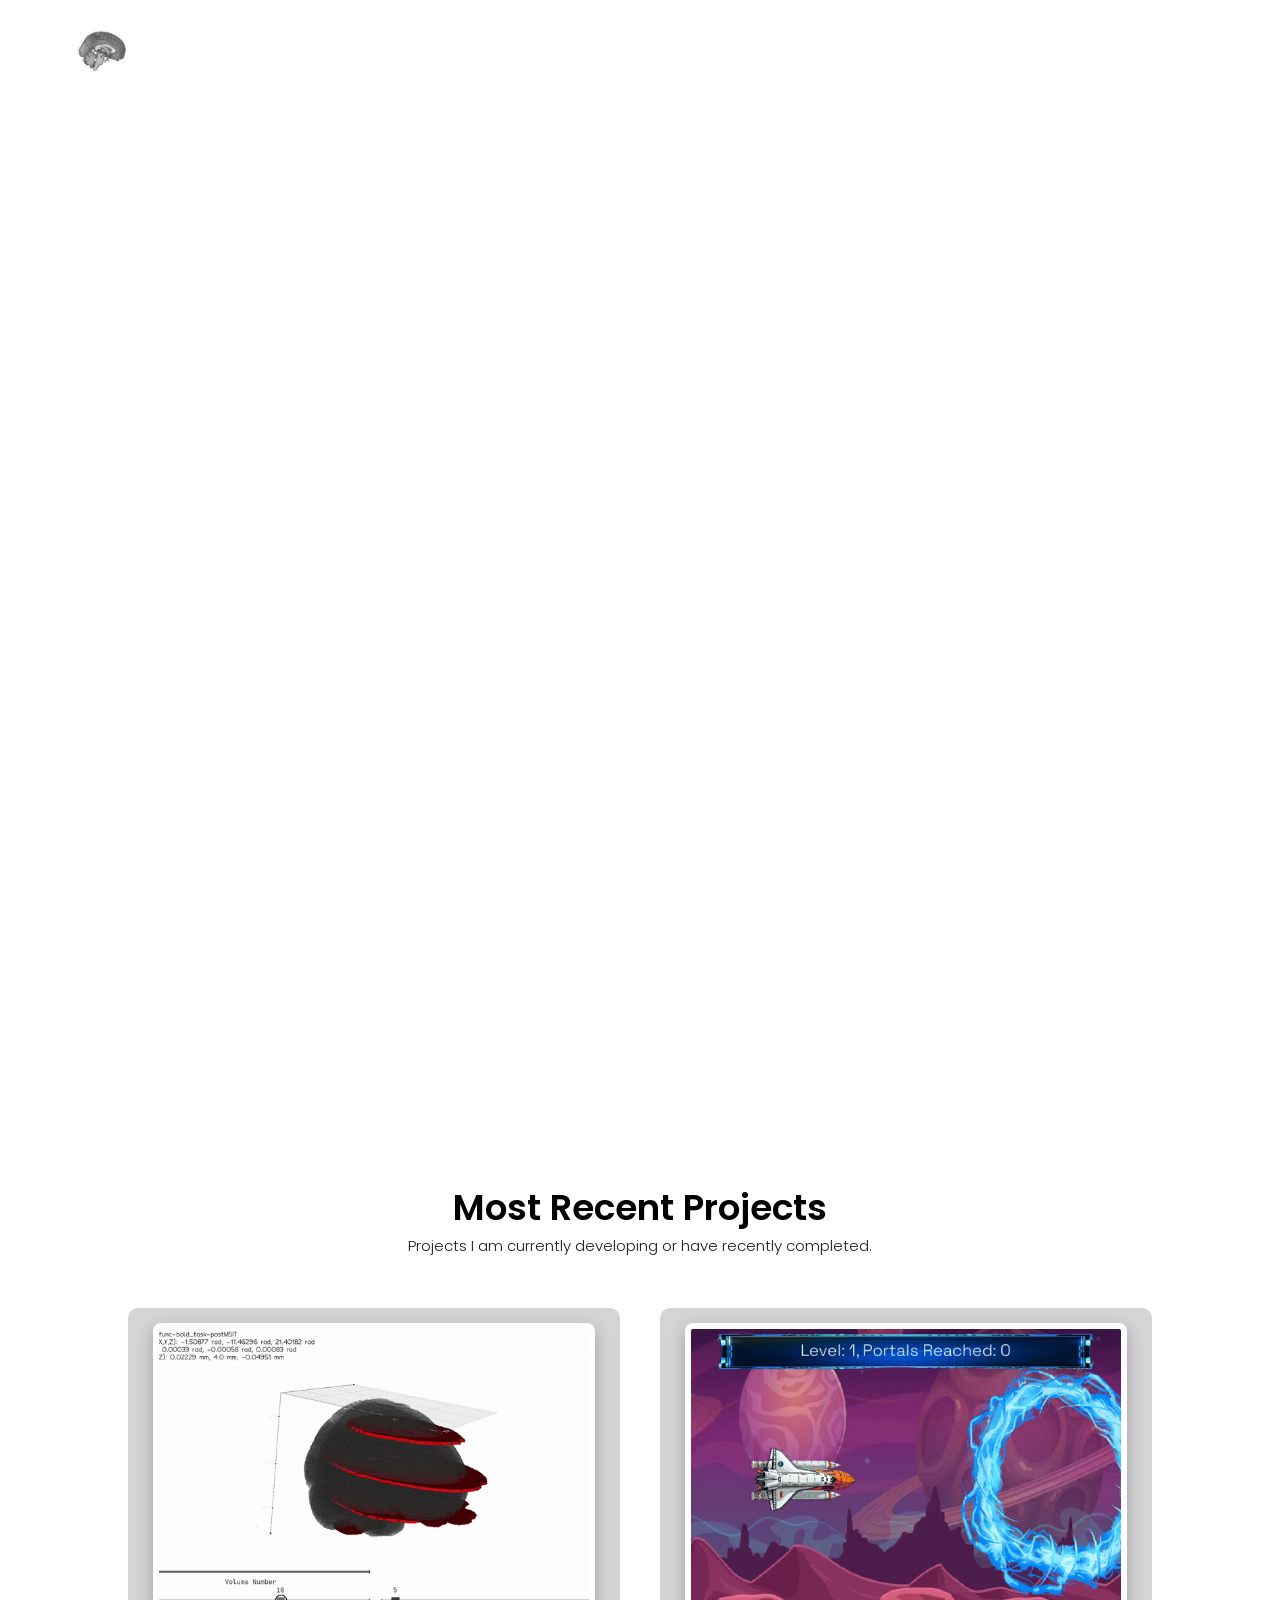
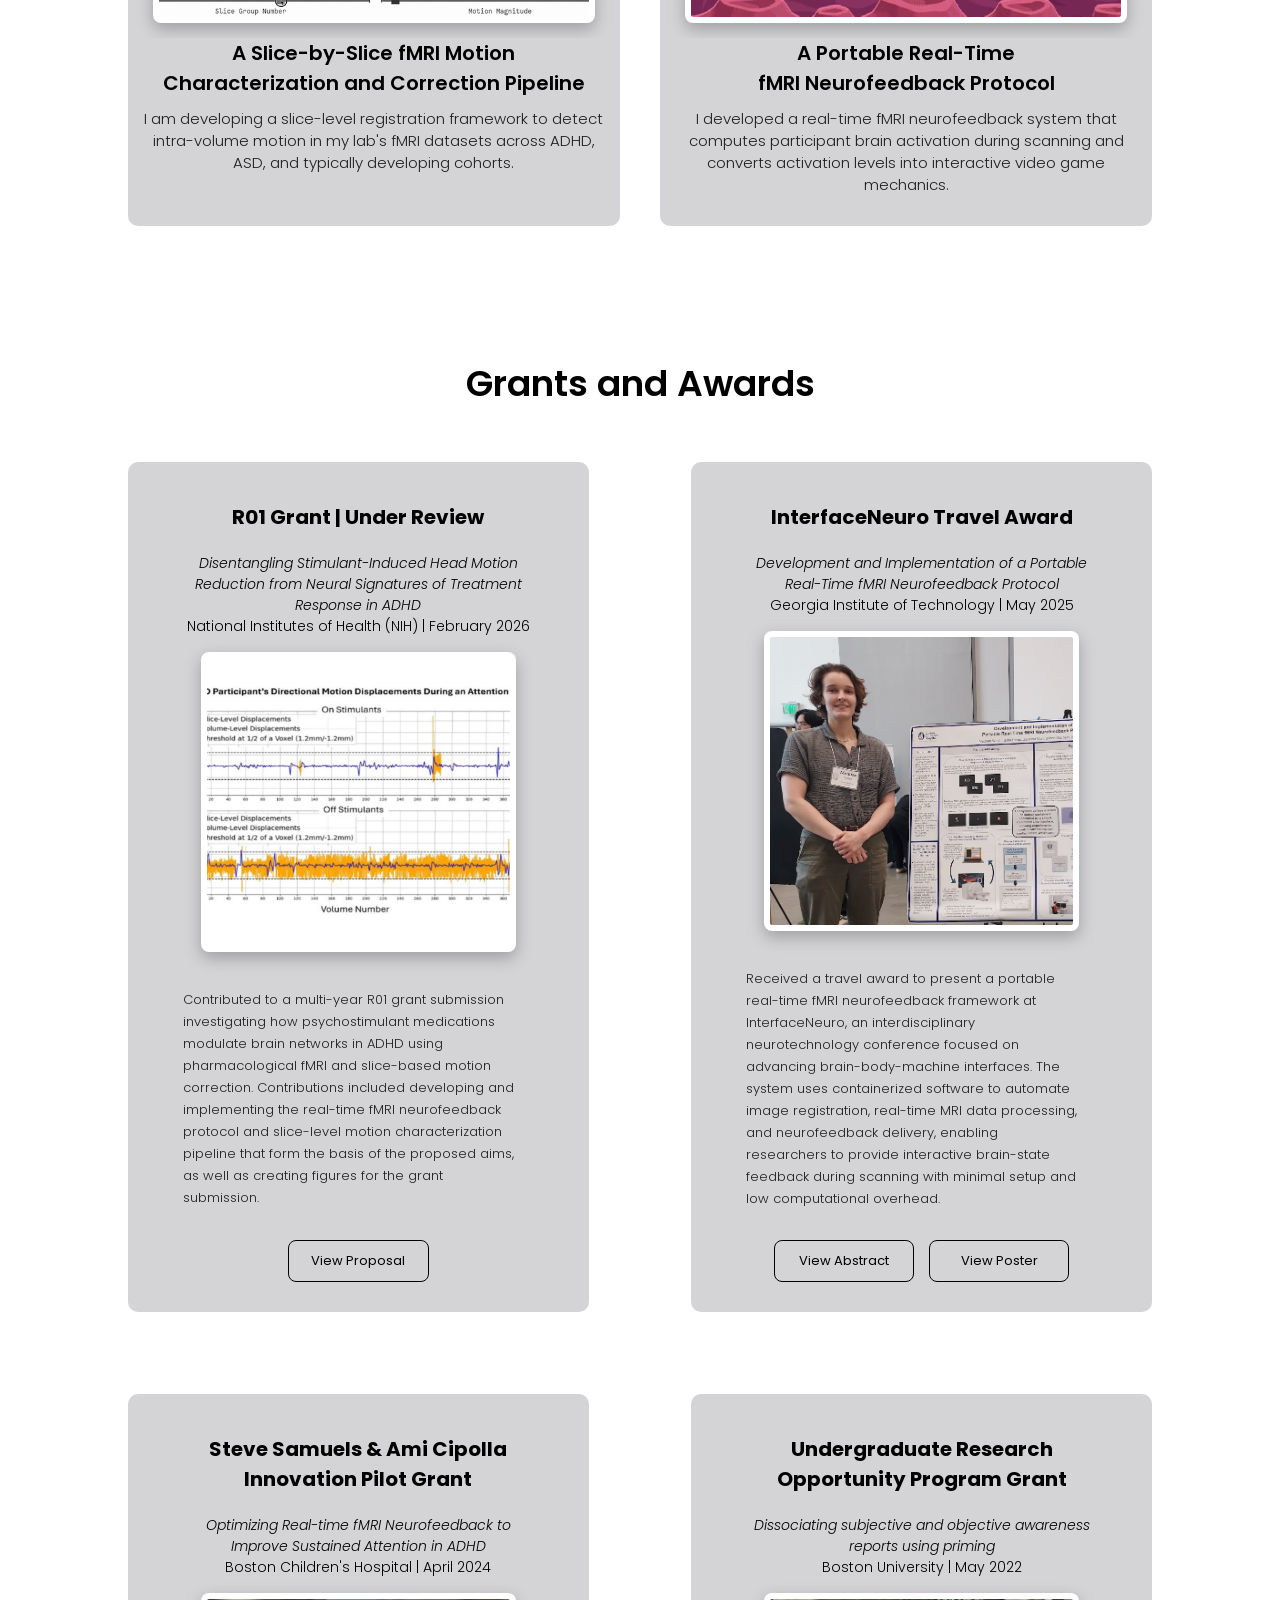
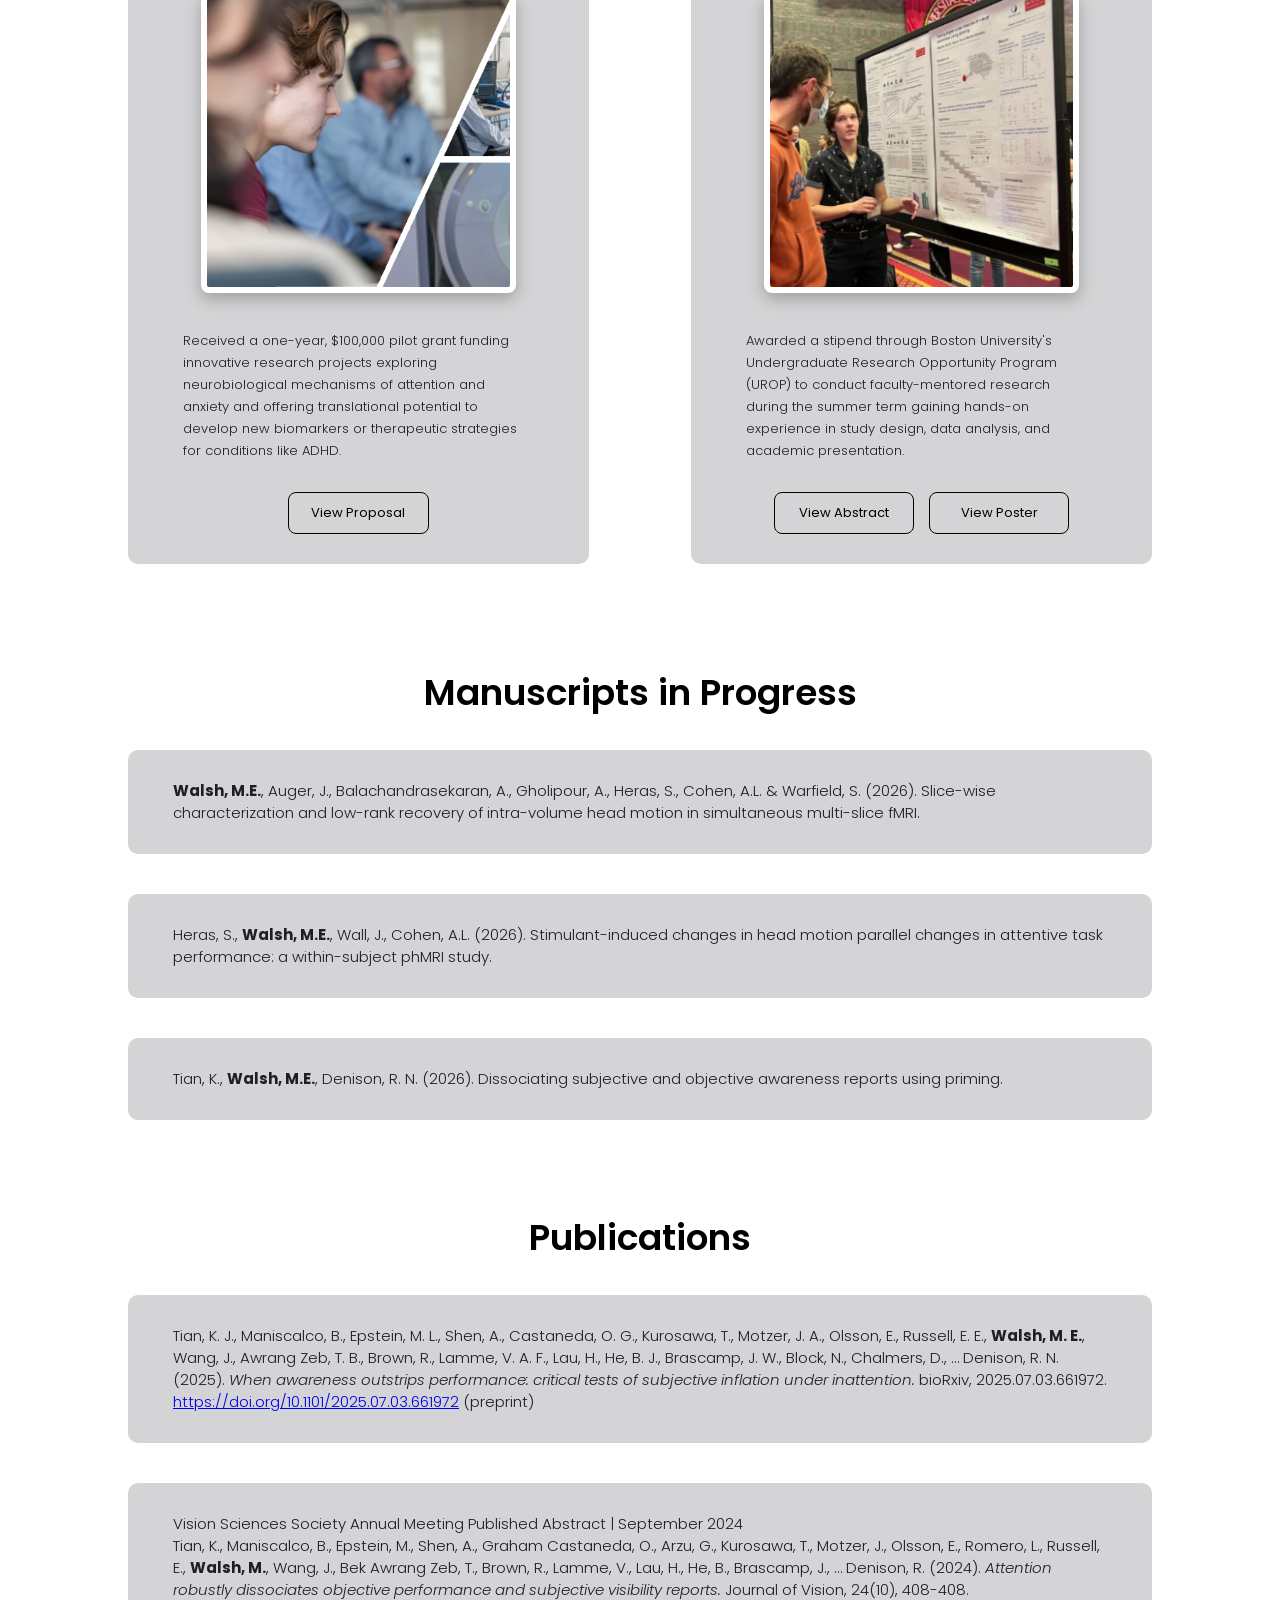
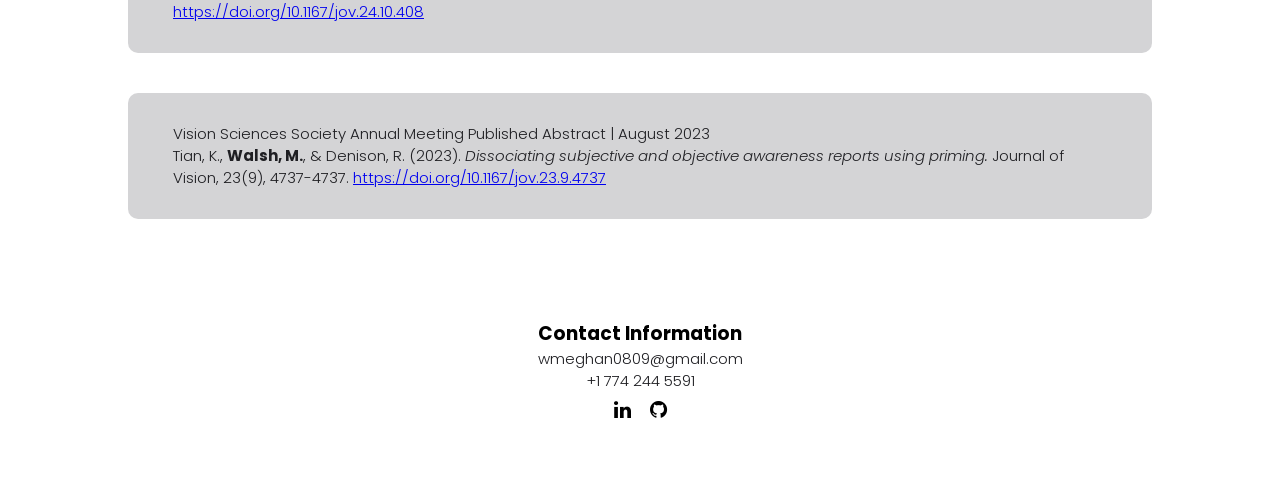
<file: index.html>
<!DOCTYPE html>
<html lang="en">
<head>
    <meta charset="UTF-8">
    <meta name="viewport" content="width=device-width, initial-scale=1.0">
    <title>Meghan Walsh | Portfolio</title>
    <link rel="icon" type="image/png" href="assets/logo.png">
    <link rel="stylesheet", href="style.css">
    <link rel="preconnect" href="https://fonts.googleapis.com">
<link rel="preconnect" href="https://fonts.gstatic.com" crossorigin>
<link href="https://fonts.googleapis.com/css2?family=Poppins:wght@200;300;400;500;600;700&display=swap" rel="stylesheet">
<link rel="stylesheet" href="https://stackpath.bootstrapcdn.com/font-awesome/4.7.0/css/font-awesome.min.css">
</head>
<body>
<!-------- Home Page Header ------->
<section class="header">
    <nav>
        <a href="index.html"><img src="assets/logo.png"></a>
        <div class="nav-links", id="navLinks">
            <i class="fa fa-times" onclick="hideMenu()"></i>
            <ul>
                <li><a href="index.html">HOME</a></li>
                <li><a href="intravolume_motion.html">fMRI MOTION CHARACTERIZATION</a></li>
                <li><a href="neurofeedback.html">fMRI NEUROFEEDBACK</a></li>
                <li><a href="undergraduate_research.html">UNDERGRADUATE RESEARCH</a></li>
                <li><a href="about.html">ABOUT ME</a></li>
            </ul>
        </div>
        <i class="fa fa-bars" onclick="showMenu()"></i>
    </nav> 
<div class="text-box">
    <h1>Research Portfolio</h1>
    <h2>Meghan Walsh</h2>
    <p>I'm a clinical research coordinator at Boston Children's Hospital, where I build computational tools for fMRI analysis,
        including real-time neurofeedback systems and motion characterization pipelines for ADHD and ASD research. My work 
        combines neuroimaging methods and translational neuroscience, with the goal of turning research advances into meaningful 
        clinical insights and tools.<br>
    </p>
    <div class="button-row1">
        <a href="mailto:wmeghan0809@gmail.com" 
            target="_blank" 
            rel="noopener noreferrer" 
            class="hero-btn">
            <i class="fa fa-envelope"></i> Email</a>
        <a href="https://www.linkedin.com/in/meghan-walsh-359789260/" 
            target="_blank" 
            rel="noopener noreferrer" 
            class="hero-btn">
            <i class="fa fa-linkedin"></i>LinkedIn</a>
        <a href="https://github.com/MeghanW23/" 
            target="_blank" 
            rel="noopener noreferrer" 
            class="hero-btn">
            <i class="fa fa-github"></i>GitHub</a>
        <a href="documents/Meghan Walsh - Curriculum Vitae.pdf" 
            target="_blank" 
            rel="noopener noreferrer" 
            class="hero-btn">
            <i class="fa fa-file-text-o"></i>CV</a>
    </div>
</div>
</div>
</section>
<!-------- Projects ------->
<section class="ongoing-projects">
    <h1>Most Recent Projects</h1>
    <p>Projects I am currently developing or have recently completed.</p>
    <div class="row">
        <div class="project-col">
            <a href="intravolume_motion.html">
                <img src="assets/home_page/3d_movement_visualizer.gif">
            </a>
            <div class="layer">
                <h3>A Slice-by-Slice fMRI Motion<br>Characterization and Correction Pipeline</h3>
                <p>I am developing a slice-level registration framework to detect intra-volume motion 
                in my lab's fMRI datasets across ADHD, ASD, and typically developing cohorts.</p>
            </div>
        </div>
        <div class="project-col">
            <a href="neurofeedback.html">
                <img src="assets/home_page/nfb.gif">
            </a>
            <div class="layer">
                <h3>A Portable Real-Time <br>fMRI Neurofeedback Protocol</h3>
                <p>I developed a real-time fMRI neurofeedback system that computes participant 
                brain activation during scanning and converts activation levels into 
                interactive video game mechanics.</p>
            </div>
        </div>
    </div>
</section>
<!------ Grants and Awards ------>
<section class="grants-and-awards">
    <h1>Grants and Awards</h1>
    <div class="row">
        <div class="award-col">
            <div class="award-content">
                <h3> R01 Grant | Under Review </h3>
                <h5><br><i>Disentangling Stimulant-Induced Head Motion Reduction from Neural Signatures of Treatment Response in ADHD</i></h5>
                <h5>National Institutes of Health (NIH) | February 2026</h5>
                <img src="assets/home_page/ro1.png">
                <p><br>Contributed to a multi-year R01 grant submission investigating how psychostimulant 
                    medications modulate brain networks in ADHD using pharmacological fMRI and slice-based motion correction. 
                    Contributions included developing and implementing the real-time fMRI neurofeedback protocol 
                    and slice-level motion characterization pipeline that form the basis of the proposed aims, as well as 
                    creating figures for the grant submission.
                </p>
                <div class="button-row3">
                    <a href="documents/r01_submission.pdf" target="_blank" rel="noopener noreferrer" class="hero-btn">View Proposal</a>
                </div>
            </div>
        </div>
        <div class="award-col">
            <div class="award-content">
                <h3>InterfaceNeuro Travel Award</h3>
                <h5><br><i>Development and Implementation of a Portable Real-Time fMRI Neurofeedback Protocol</i></h5>
                <h5>Georgia Institute of Technology | May 2025</h5>
                <img src="assets/home_page/interface_neuro.png">
                <p><br>Received a travel award to present a portable real-time fMRI neurofeedback framework at InterfaceNeuro, 
                    an interdisciplinary neurotechnology conference focused on advancing brain-body-machine interfaces. 
                    The system uses containerized software to automate image registration, real-time MRI data processing, and neurofeedback delivery, 
                    enabling researchers to provide interactive brain-state feedback during scanning with minimal setup and low computational overhead.<br>
                </p>
                <div class="button-row3">
                    <a href="documents/InterfaceNeuroAbstract.pdf" target="_blank" rel="noopener noreferrer" class="hero-btn">View Abstract</a>
                    <a href="documents/InterfaceNeuroPoster.pdf" target="_blank" rel="noopener noreferrer" class="hero-btn">View Poster</a>
                </div>
                
            </div>
        </div>
        <div class="award-col">
            <div class="award-content">
                <h3>Steve Samuels & Ami Cipolla <br>Innovation Pilot Grant</h3>
                <h5><br><i>Optimizing Real-time fMRI Neurofeedback to Improve Sustained Attention in ADHD</i></h5>
                <h5>Boston Children's Hospital | April 2024</h5>
                <img src="assets/home_page/samuels_grant.png">
                <p><br>Received a one-year, $100,000 pilot grant funding innovative research projects exploring neurobiological
                    mechanisms of attention and anxiety and offering translational potential to develop new 
                    biomarkers or therapeutic strategies for conditions like ADHD.
                <div class="button-row3">
                    <a href="documents/samuels_application.pdf" target="_blank" rel="noopener noreferrer" class="hero-btn">View Proposal</a>
                </div>
                </p>
            </div>
        </div>
        <div class="award-col">
            <div class="award-content">
                <h3>Undergraduate Research Opportunity Program Grant</h3>
                <h5><br><i>Dissociating subjective and objective awareness reports using priming</i></h5>
                <h5>Boston University | May 2022</h5>
                <img src="assets/home_page/UROP_presentation_photo.png">
                <p><br>Awarded a stipend through Boston University's Undergraduate Research Opportunity Program (UROP) to
                    conduct faculty-mentored research during the summer term gaining hands-on experience in study design, data
                    analysis, and academic presentation.
                </p>
                <div class="button-row3">
                    <a href="documents/UROP_Abstract.pdf" target="_blank" rel="noopener noreferrer" class="hero-btn">View Abstract</a>
                    <a href="documents/UROP_Poster_TEMP.jpg" target="_blank" rel="noopener noreferrer" class="hero-btn">View Poster</a>
                </div>
            </div>
        </div>
    </div>
</section>
<!------ Publications ------>
<section class="publications">
    <h1>Manuscripts in Progress</h1>
    <div class="publication-col">
        <p><b>Walsh,  M.E.</b>, Auger,  J., Balachandrasekaran, A., Gholipour, A., Heras, S., Cohen, A.L. & Warfield, S. (2026). Slice-wise characterization and low-rank recovery of intra-volume head motion in simultaneous multi-slice fMRI.</p>
    </div>
    <div class="publication-col">
        <p>Heras, S., <b>Walsh, M.E.</b>, Wall, J., Cohen, A.L. (2026). Stimulant-induced changes in head motion parallel changes in attentive task performance: a within-subject phMRI study.</p>
    </div>
    <div class="publication-col">
        <p>Tian, K., <b>Walsh, M.E.</b>, Denison, R. N. (2026). Dissociating subjective and objective awareness reports using priming.</p>
    </div>
</section>
<section class="publications">
    <h1>Publications</h1>
    <div class="publication-col">
        <p>Tian, K. J., Maniscalco, B., Epstein, M. L., Shen, A., Castaneda, O. G., Kurosawa, T., Motzer, J. A., Olsson, E., Russell, E. E., 
            <b>Walsh, M. E.</b>, Wang, J., Awrang Zeb, T. B., Brown, R., Lamme, V. A. F., Lau, H., He, B. J., Brascamp, J. W.,
            Block, N., Chalmers, D., … Denison, R. N. (2025). <i>When awareness outstrips performance: critical tests of subjective
            inflation under inattention.</i> bioRxiv, 2025.07.03.661972. <a href="https://doi.org/10.1101/2025.07.03.661972">https://doi.org/10.1101/2025.07.03.661972</a> 
            (preprint)</p>
    </div>
    <div class="publication-col">
        <p>Vision Sciences Society Annual Meeting Published Abstract | September 2024</p>
        <p>Tian, K., Maniscalco, B., Epstein, M., Shen, A., Graham Castaneda, O., Arzu, G., Kurosawa, T., Motzer, J., Olsson, E.,
            Romero, L., Russell, E., <b>Walsh, M.</b>, Wang, J., Bek Awrang Zeb, T., Brown, R., Lamme, V., Lau, H., He, B., Brascamp, J.,
            … Denison, R. (2024). <i>Attention robustly dissociates objective performance and subjective visibility reports.</i> Journal of
            Vision, 24(10), 408-408. <a href="https://doi.org/10.1167/jov.24.10.408">https://doi.org/10.1167/jov.24.10.408</a>
        </p>
    </div>
    <div class="publication-col">
        <p>Vision Sciences Society Annual Meeting Published Abstract | August 2023</p>
        <p>Tian, K., <b>Walsh, M.</b>, & Denison, R. (2023). <i>Dissociating subjective and objective awareness reports using priming.</i>
            Journal of Vision, 23(9), 4737-4737. <a href="https://doi.org/10.1167/jov.23.9.4737">https://doi.org/10.1167/jov.23.9.4737</a>
        </p>
    </div>
</section>
<!-------- Javascript for Mobile Toggle Menu ------->
<script>
    var navLinks = document.getElementById("navLinks")

    function showMenu(){
        navLinks.style.right = "0"
    }
    function hideMenu(){
        navLinks.style.right = "-200px"
    }
</script>
</body>
</html>
<!-------- Footer ------->
<section class="footer">
    <h3>Contact Information</h3>
    <p>wmeghan0809@gmail.com</p>
    <p></p>
    <p>+1 774 244 5591</p>
    <div class="footer-button-row">
        <a href="https://www.linkedin.com/in/meghan-walsh-359789260/" 
            target="_blank" 
            rel="noopener noreferrer" 
            class="hero-btn">
            <i class="fa fa-linkedin"></i></a>
        <a href="https://github.com/MeghanW23/" 
            target="_blank" 
            rel="noopener noreferrer" 
            class="hero-btn">
            <i class="fa fa-github"></i></a>
    </div>
</section>
</file>
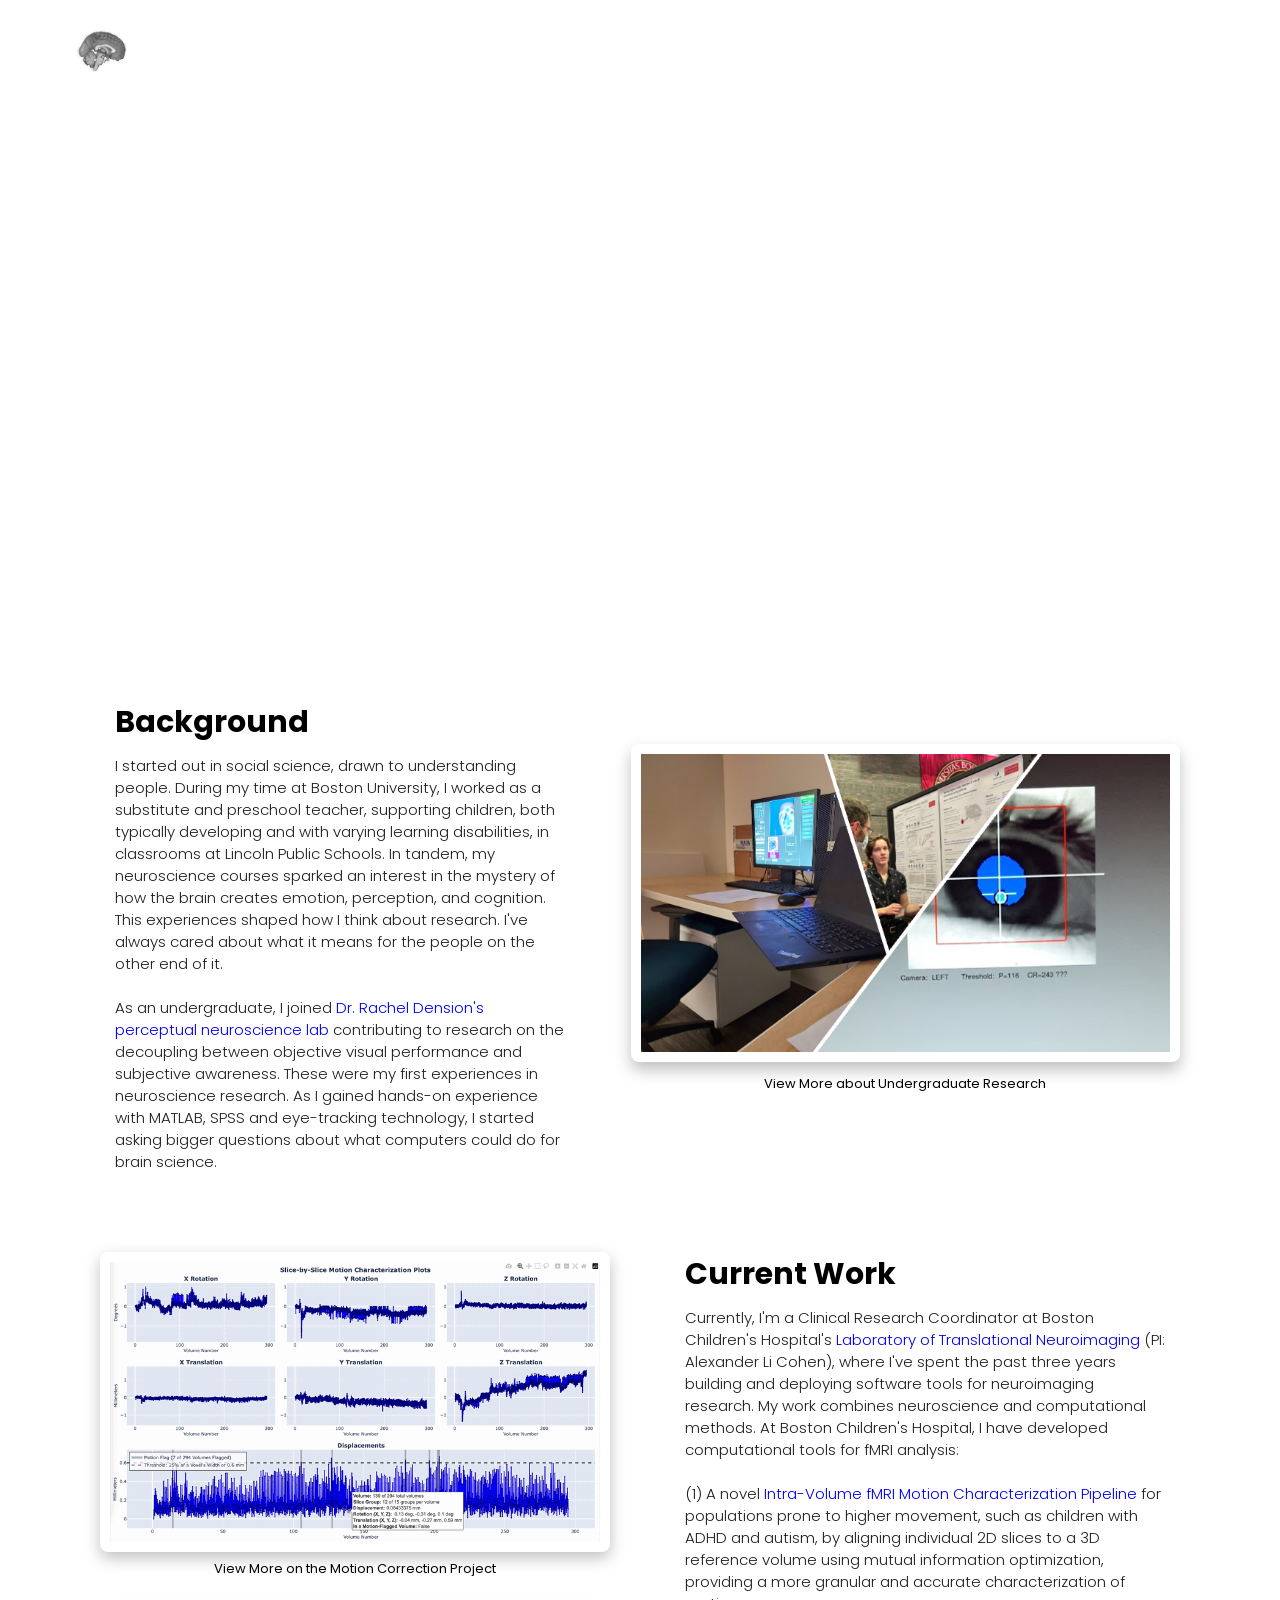
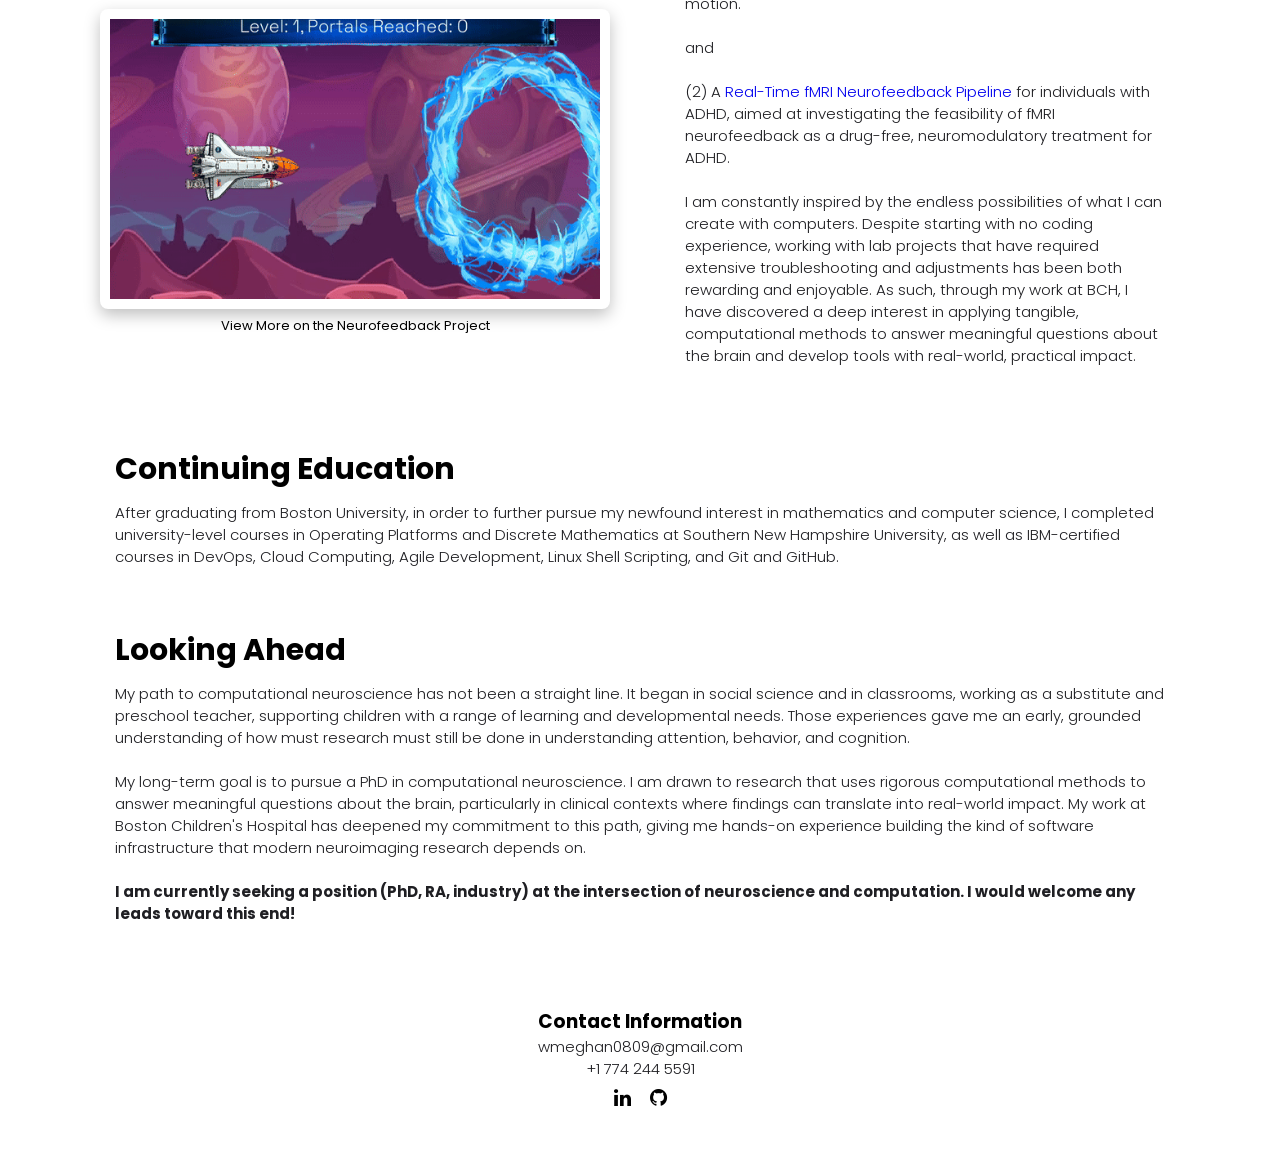
<file: about.html>
<!DOCTYPE html>
<html lang="en">
<head>
    <meta charset="UTF-8">
    <meta name="viewport" content="width=device-width, initial-scale=1.0">
    <title>Meghan Walsh | Portfolio</title>
    <link rel="icon" type="image/png" href="assets/logo.png">
    <link rel="stylesheet", href="style.css">
    <link rel="preconnect" href="https://fonts.googleapis.com">
<link rel="preconnect" href="https://fonts.gstatic.com" crossorigin>
<link href="https://fonts.googleapis.com/css2?family=Poppins:wght@200;300;400;500;600;700&display=swap" rel="stylesheet">
<link rel="stylesheet" href="https://stackpath.bootstrapcdn.com/font-awesome/4.7.0/css/font-awesome.min.css">
</head>
<body>
<!-------- Header ------->
<section class="sub-header">
    <nav>
        <a href="index.html"><img src="assets/logo.png"></a>
        <div class="nav-links", id="navLinks">
            <i class="fa fa-times" onclick="hideMenu()"></i>
            <ul>
                <li><a href="index.html">HOME</a></li>
                <li><a href="intravolume_motion.html">fMRI MOTION CHARACTERIZATION</a></li>
                <li><a href="neurofeedback.html">fMRI NEUROFEEDBACK</a></li>
                <li><a href="undergraduate_research.html">UNDERGRADUATE RESEARCH</a></li>
                <li><a href="about.html">ABOUT ME</a></li>
            </ul>
        </div>
        <i class="fa fa-bars" onclick="showMenu()"></i>
    </nav> 
<div class="text-box">
    <h1>About Me</h1>
</div>
</div>
</section>
<!-------- Background ------->
<section class="section-one">
    <div class="section-one-text">
        <h3>Background</h3>
        <p>
            I started out in social science, drawn to understanding people. During my time at Boston University, 
            I worked as a substitute and preschool teacher, supporting children, both typically developing and with varying learning disabilities, 
            in classrooms at Lincoln Public Schools. In tandem, my neuroscience courses sparked an interest in the mystery of how the brain creates
            emotion, perception, and cognition. This experiences shaped how I think about research.
            I've always cared about what it means for the people on the other end of it.
            <br><br>
            As an undergraduate, I joined <a href="https://sites.bu.edu/denisonlab/" target="_blank" rel="noopener noreferrer">
            Dr. Rachel Dension's perceptual neuroscience lab</a> contributing to research on the decoupling between objective visual performance and 
            subjective awareness. These were my first experiences in neuroscience research. As I gained hands-on experience with MATLAB, 
            SPSS and eye-tracking technology, I started asking bigger questions about what computers could do for brain science. 
        </p>
    </div>
    <a href="undergraduate_research.html">
        <img src="assets/about_page/about-me-undergrad-img.png">
        <figcaption>View More about Undergraduate Research</figcaption>
    </a>
</section>
<!-------- Current Work ------->
<section class="section-two">
    <div class="section-two-elements">
        <a href="intravolume_motion.html">
            <img src="assets/about_page/motion_plot.gif">
            <figcaption>View More on the Motion Correction Project</figcaption>
        </a>
        
        <a href="neurofeedback.html">
            <img src="assets/about_page/nfb.gif">
            <figcaption>View More on the Neurofeedback Project</figcaption>
        </a>
    </div> 
    <div class="section-two-text">
        <h3>Current Work</h3>
        <p>
            Currently, I'm a Clinical Research Coordinator at Boston Children's Hospital's <a href="https://bchcohenlab.com/" target="_blank" rel="noopener noreferrer">
            Laboratory of Translational Neuroimaging</a> (PI: Alexander Li Cohen), where I've spent the past three years building and 
            deploying software tools for neuroimaging research. My work combines neuroscience and computational methods. At Boston Children's Hospital, 
            I have developed computational tools for fMRI analysis: 
            <br><br> 
            (1) A novel <a href="intravolume_motion.html" target="_blank" rel="noopener noreferrer">
            Intra-Volume fMRI Motion Characterization Pipeline</a> for populations prone to higher movement, such as children with ADHD and autism, 
            by aligning individual 2D slices to a 3D reference volume using mutual information optimization, 
            providing a more granular and accurate characterization of motion.
            <br><br>
            and 
            <br><br>
            (2) A <a href="neurofeedback.html" target="_blank" rel="noopener noreferrer">
            Real-Time fMRI Neurofeedback Pipeline</a> for individuals with ADHD, aimed at investigating the feasibility of fMRI neurofeedback as a drug-free, 
            neuromodulatory treatment for ADHD. 
            <br></br>
            I am constantly inspired by the endless possibilities of what I can create with
            computers. Despite starting with no coding experience, working with lab projects that have
            required extensive troubleshooting and adjustments has been both rewarding and enjoyable. As such, through my work at BCH, 
            I have discovered a deep interest in applying tangible, computational methods to answer meaningful questions about 
            the brain and develop tools with real-world, practical impact. 
        </p>
    </div>
</section>
<!-------- Continuing Education ------->
<section class="section-three">
    <h3>Continuing Education</h3>
    <p>
        After graduating from Boston University, in order to further pursue my newfound interest in mathematics and computer science,
        I completed university-level courses in Operating Platforms and Discrete Mathematics at Southern New Hampshire University, 
        as well as IBM-certified courses in DevOps, Cloud Computing, Agile Development, Linux Shell Scripting, and Git and GitHub. 
    </p>
</section>
<!-------- Future ------->
<section class="section-four">
    <h3>Looking Ahead</h3>
    <p>
        My path to computational neuroscience has not been a straight line. It began in social science and in classrooms, 
        working as a substitute and preschool teacher, supporting children with a  range of learning and developmental needs. 
        Those experiences gave me an early, grounded understanding of how must research must still be done in understanding attention, behavior, and cognition.
        <br><br>
        My long-term goal is to pursue a PhD in computational neuroscience. I am drawn to research that uses rigorous computational methods to 
        answer meaningful questions about the brain, particularly in clinical contexts where findings can translate into real-world impact. 
        My work at Boston Children's Hospital has deepened my commitment to this path, giving me hands-on experience building the kind of software 
        infrastructure that modern neuroimaging research depends on. 
        <br><br>
        <b>
            I am currently seeking a position (PhD, RA, industry) at the intersection of 
            neuroscience and computation. I would welcome any leads toward this end!
        </b>
        <br><br>
    </p>
</section>
<!-------- Javascript for Mobile Toggle Menu ------->
<script>
    var navLinks = document.getElementById("navLinks")

    function showMenu(){
        navLinks.style.right = "0"
    }
    function hideMenu(){
        navLinks.style.right = "-200px"
    }
</script>
</body>
</html>
<!-------- Footer ------->
<section class="footer">
    <h3>Contact Information</h3>
    <p>wmeghan0809@gmail.com</p>
    <p></p>
    <p>+1 774 244 5591</p>
    <div class="footer-button-row">
        <a href="https://www.linkedin.com/in/meghan-walsh-359789260/" 
            target="_blank" 
            rel="noopener noreferrer" 
            class="hero-btn">
            <i class="fa fa-linkedin"></i></a>
        <a href="https://github.com/MeghanW23/" 
            target="_blank" 
            rel="noopener noreferrer" 
            class="hero-btn">
            <i class="fa fa-github"></i></a>
    </div>
</section>
</file>
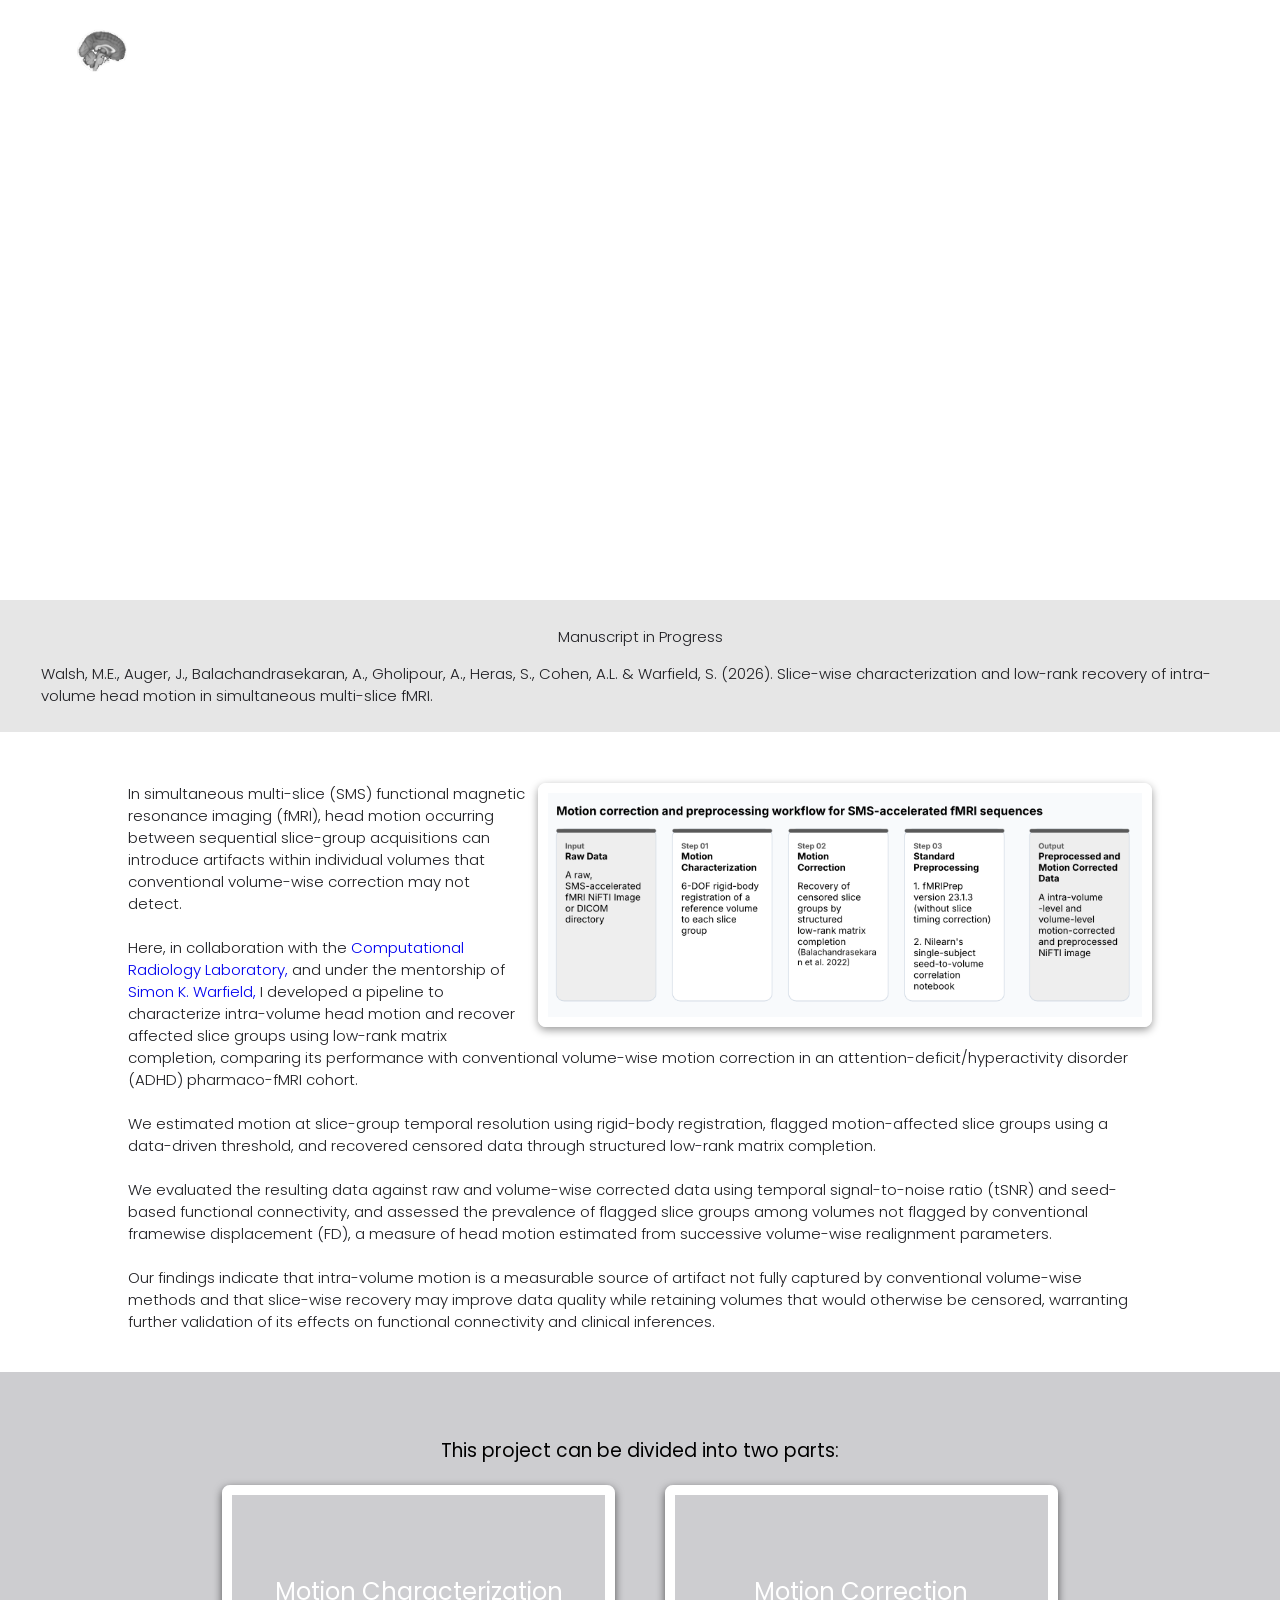
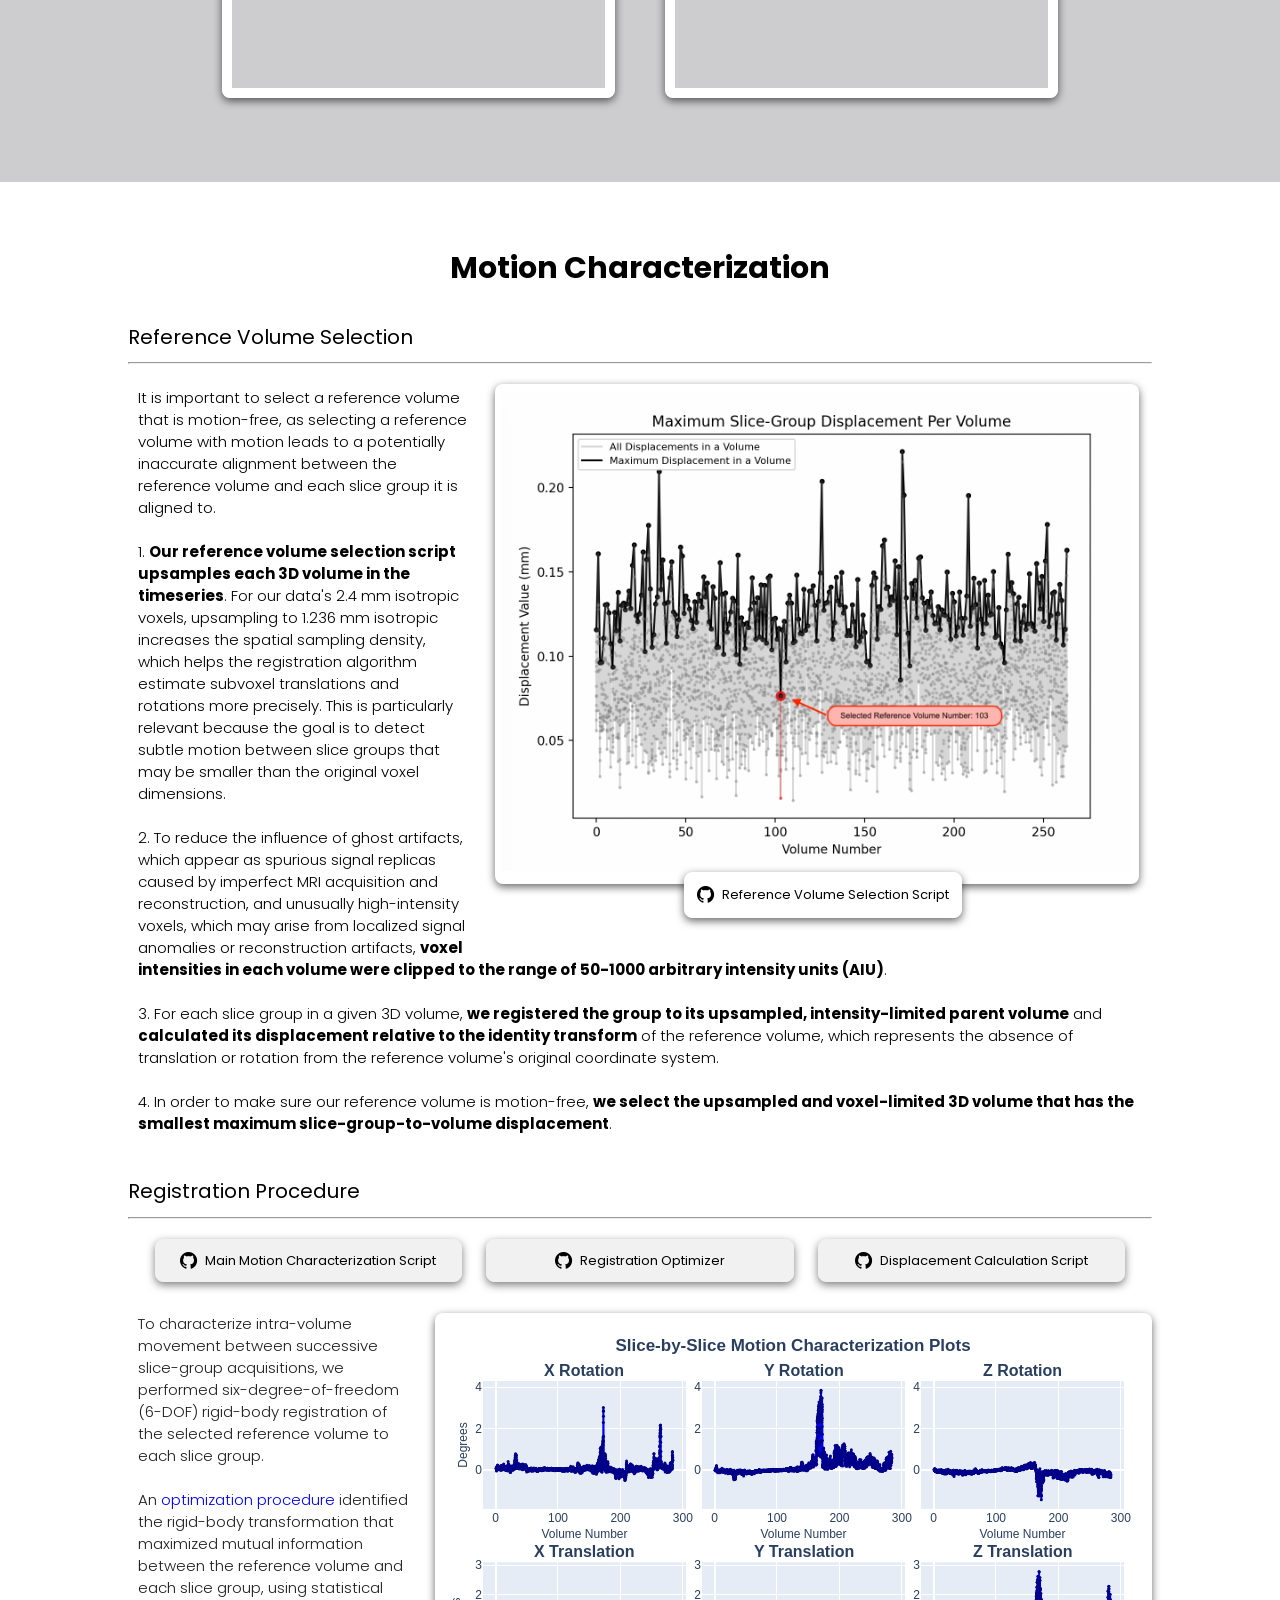
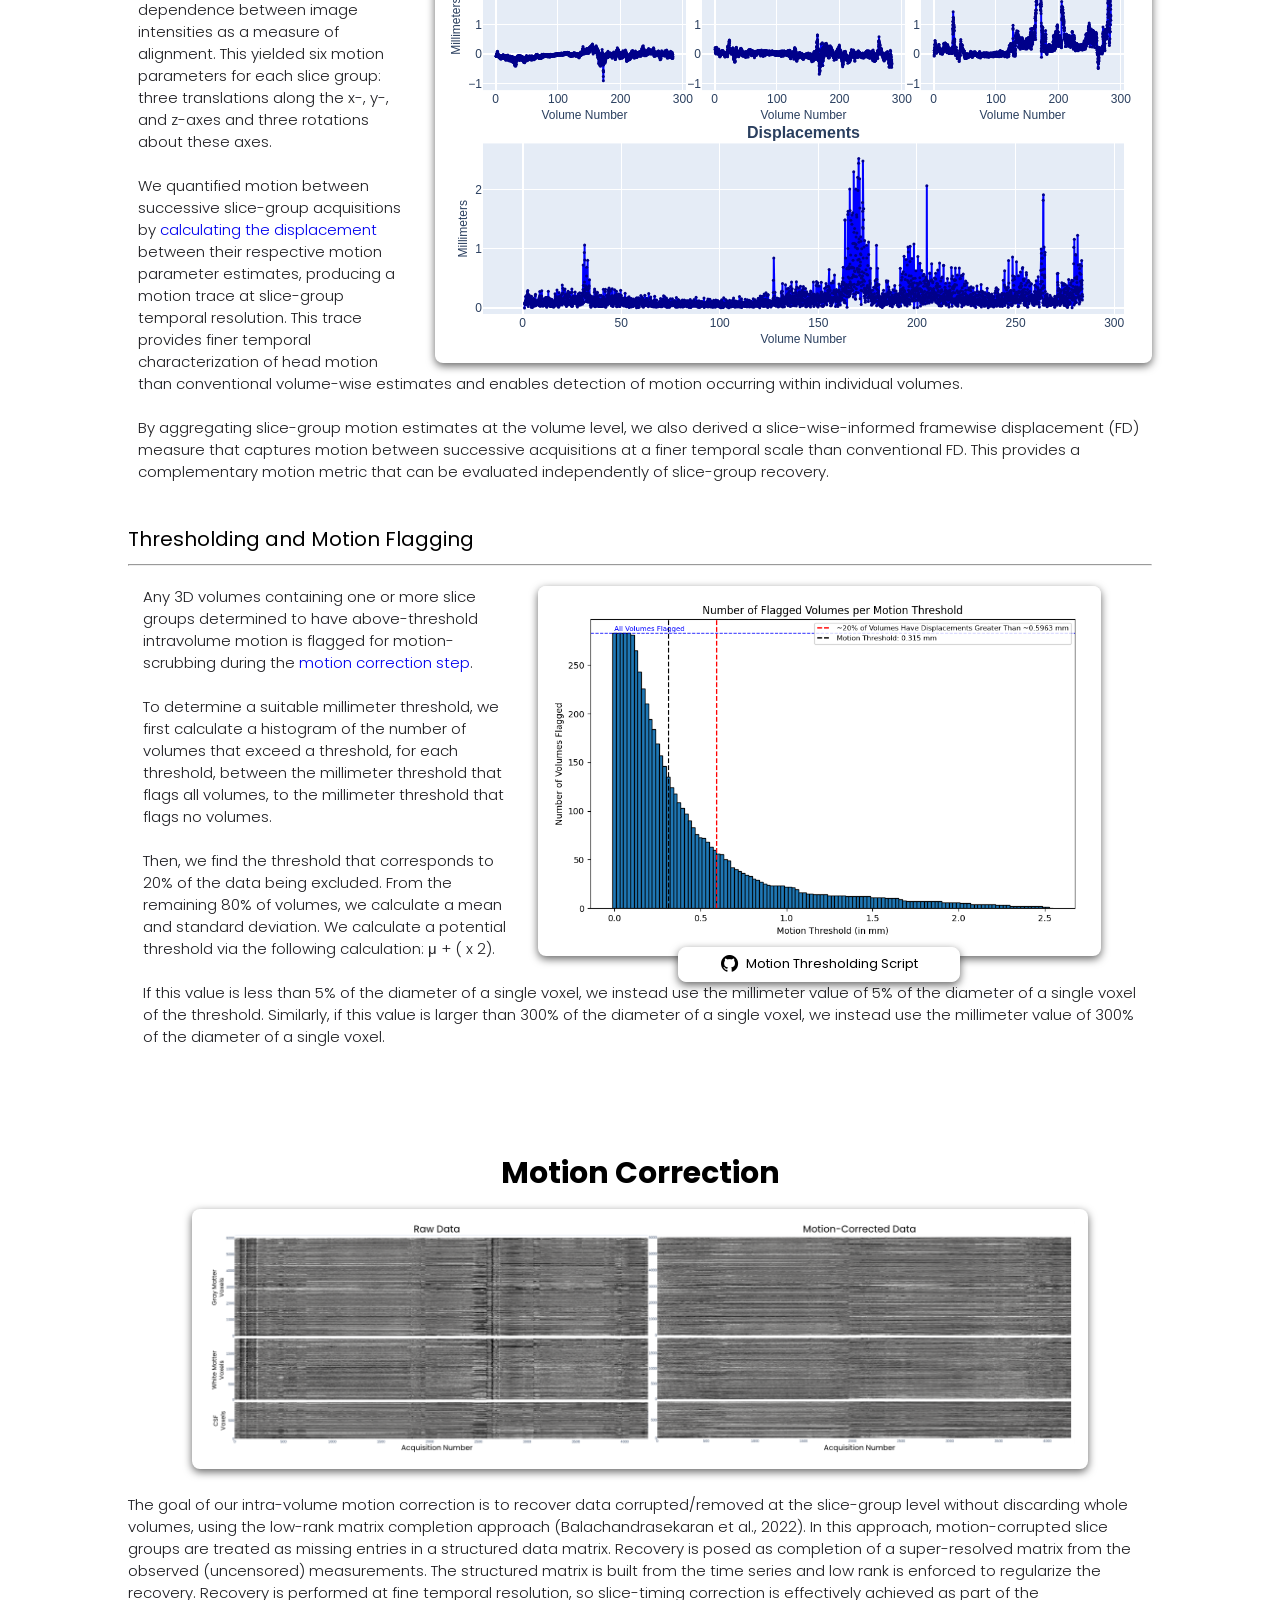
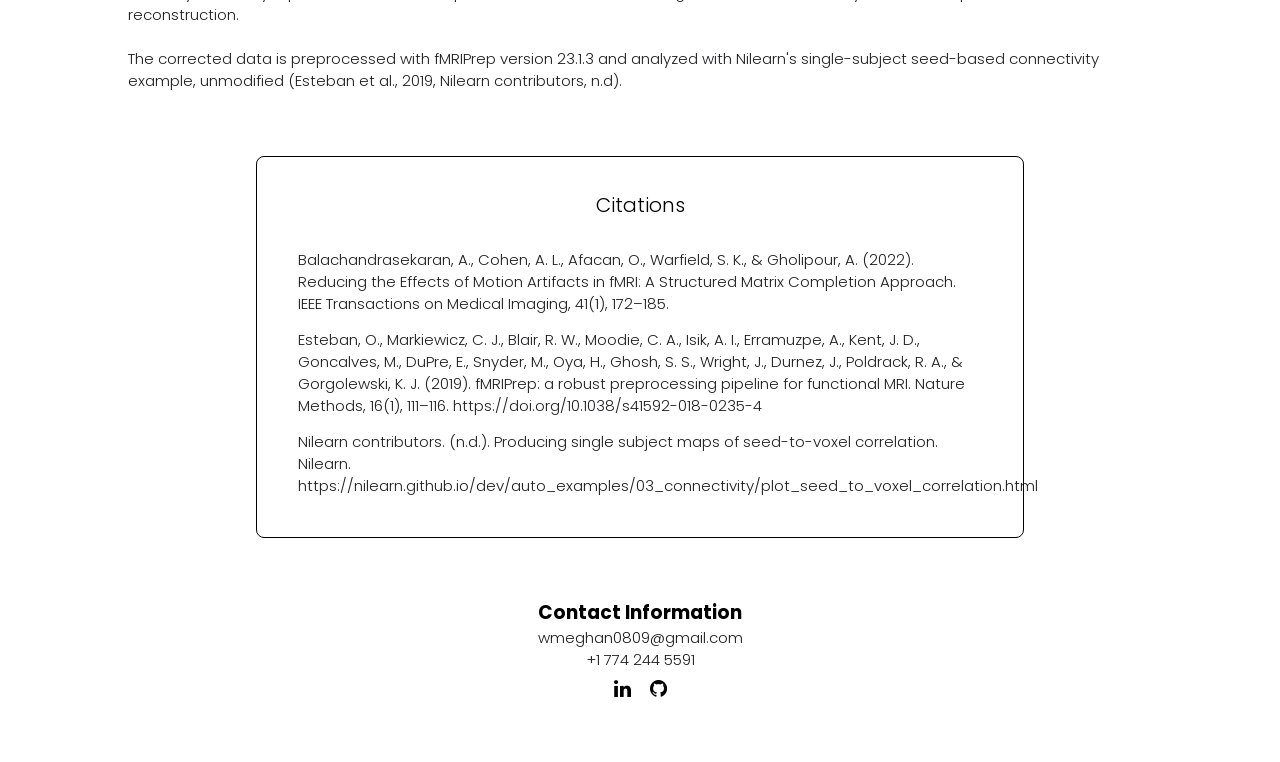
<file: intravolume_motion.html>
<!DOCTYPE html>
<html lang="en">
<head>
    <meta charset="UTF-8">
    <meta name="viewport" content="width=device-width, initial-scale=1.0">
    <title>Meghan Walsh | Portfolio</title>
    <link rel="icon" type="image/png" href="assets/logo.png">
    <link rel="stylesheet", href="style.css">
    <link rel="preconnect" href="https://fonts.googleapis.com">
<link rel="preconnect" href="https://fonts.gstatic.com" crossorigin>
<link href="https://fonts.googleapis.com/css2?family=Poppins:wght@200;300;400;500;600;700&display=swap" rel="stylesheet">
<link rel="stylesheet" href="https://stackpath.bootstrapcdn.com/font-awesome/4.7.0/css/font-awesome.min.css">
</head>
<body>
<!-------- Header ------->
<section class="motion-sub-header">
    <nav>
        <a href="index.html"><img src="assets/logo.png"></a>
        <div class="nav-links", id="navLinks">
            <i class="fa fa-times" onclick="hideMenu()"></i>
            <ul>
                <li><a href="index.html">HOME</a></li>
                <li><a href="intravolume_motion.html">fMRI MOTION CHARACTERIZATION</a></li>
                <li><a href="neurofeedback.html">fMRI NEUROFEEDBACK</a></li>
                <li><a href="undergraduate_research.html">UNDERGRADUATE RESEARCH</a></li>
                <li><a href="about.html">ABOUT ME</a></li>
            </ul>
        </div>
        <i class="fa fa-bars" onclick="showMenu()"></i>
    </nav> 
    <div class="text-box">
        <h1>A Slice-by-Slice fMRI Motion<br>Characterization and Correction Pipeline</h1>
        <a 
            href="https://github.com/MeghanW23/intravolume_motion_pipeline" 
            target="_blank" 
            rel="noopener noreferrer" 
            class="hero-btn">
            <i class="fa fa-github"></i>Project GitHub
        </a>
    </div>
</div>
</section>
<!-------- Introduction ------->
<section class="publication">
    <div class="title">
        <p>Manuscript in Progress</p>
    </div>
    <p>
        Walsh,  M.E., Auger,  J., Balachandrasekaran, A., Gholipour, A., Heras, S., Cohen, A.L. & Warfield, S. (2026). Slice-wise characterization and low-rank recovery of intra-volume head motion in simultaneous multi-slice fMRI.
    </p>
</section>
<section class="motion-introduction">
    <div class="intro-paragraph">
        <div class="workflow-image">
            <img src="assets/motion_page/workflow.png">
        </div>
        <p>
            In simultaneous multi-slice (SMS) functional magnetic resonance imaging (fMRI), 
            head motion occurring between sequential slice-group acquisitions can introduce 
            artifacts within individual volumes that conventional volume-wise correction may 
            not detect.
            <br><br>
            Here, in collaboration with the 
            <a 
                href="http://crl.med.harvard.edu/"
                target="_blank" 
                rel="noopener noreferrer">
                Computational Radiology Laboratory,
            </a>
            and under the mentorship of 
            <a 
                href="https://research.childrenshospital.org/researchers/simon-k-warfield"
                target="_blank" 
                rel="noopener noreferrer">
                Simon K. Warfield,
            </a>
            I developed a pipeline to characterize intra-volume head motion and 
            recover affected slice groups using low-rank matrix completion, comparing its 
            performance with conventional volume-wise motion correction in an 
            attention-deficit/hyperactivity disorder (ADHD) pharmaco-fMRI cohort.
            <br><br>
            We estimated motion at slice-group temporal resolution using rigid-body registration, 
            flagged motion-affected slice groups using a data-driven threshold, and recovered 
            censored data through structured low-rank matrix completion.
            <br><br>
            We evaluated the resulting data against raw and volume-wise corrected data using 
            temporal signal-to-noise ratio (tSNR) and seed-based functional connectivity, and 
            assessed the prevalence of flagged slice groups among volumes not flagged by 
            conventional framewise displacement (FD), a measure of head motion estimated from 
            successive volume-wise realignment parameters.
            <br><br>
            Our findings indicate that intra-volume motion is a measurable source of artifact not 
            fully captured by conventional volume-wise methods and that slice-wise recovery may 
            improve data quality while retaining volumes that would otherwise be censored, warranting 
            further validation of its effects on functional connectivity and clinical inferences.
        </p>
        
    </div>
</section>
<!-------- Section Button Section --------->
<section class="section-button-section">
    <h3>This project can be divided into two parts:</h3>
    <div class="buttons">
            <a href="#motion-char">
                <div class="motion-char-button">
                    <h3>Motion Characterization</h3>
                </div>
            </a>
            <a href="#motion-corr">
                <div class="motion-corr-button">
                    <h3>Motion Correction</h3>
                </div>
            </a>
    </div>
</section>
<!-------- Motion Characterization Section -------->
<section id="motion-char" class="motion-char">
    <h3>
        Motion Characterization
    </h3>
    <div class="ref-vol-selection">
        <h4>Reference Volume Selection</h4>
        <hr>
        <div class="non-text-elements">
            <div class="py-image">
                <a 
                    href="https://github.com/MeghanW23/intravolume_motion_pipeline/blob/main/scripts/identify_reference_volume.py"
                    target="_blank" 
                    rel="noopener noreferrer" 
                    >
                    <img 
                        src="assets/motion_page/ref-vol-example.png"
                    >
                </a>
            </div>
            <div class="py-button">
                <a 
                    href="https://github.com/MeghanW23/intravolume_motion_pipeline/blob/main/scripts/identify_reference_volume.py" 
                    target="_blank" 
                    rel="noopener noreferrer" 
                    class="hero-btn">
                    <i class="fa fa-github"></i>Reference Volume Selection Script
                </a>
            </div>
        </div>
        <p>
            <br><br>
            It is important to select a reference volume that is motion-free, 
            as selecting a reference volume with motion leads to a potentially 
            inaccurate alignment between the reference volume and each slice group 
            it is aligned to.
            <br><br>
            1. <b>Our reference volume selection script upsamples each 3D volume in the timeseries</b>. 
            For our data's 2.4 mm isotropic voxels, upsampling to 1.236 mm isotropic increases the 
            spatial sampling density, which helps the registration  algorithm estimate subvoxel 
            translations and rotations more precisely. This is particularly relevant because the 
            goal is to detect subtle motion between slice groups that may be smaller than the 
            original voxel dimensions. 
            <br><br>
            2. To reduce the influence of ghost artifacts, which appear as spurious signal 
            replicas caused by imperfect MRI acquisition and reconstruction, and unusually high-intensity 
            voxels, which may arise from localized signal anomalies or reconstruction artifacts, <b>voxel 
            intensities in each volume were clipped to the range of 50-1000 arbitrary intensity units (AIU)</b>. 
            <br><br>
            3. For each slice group in a given 3D volume, <b>we registered the group to its upsampled, 
            intensity-limited parent volume</b> and <b>calculated its displacement relative to the identity transform</b> of 
            the reference volume, which represents the absence of translation or rotation from the reference 
            volume's original coordinate system. 
            <br><br>
            4. In order to make sure our reference volume is motion-free, <b>we select the upsampled and 
            voxel-limited 3D volume that has the smallest maximum slice-group-to-volume displacement</b>. 
        </p>
    </div>
    <div class="registration-procedure">
        <h4>Registration Procedure</h4>
        <hr>
        <div class="reg-button-box">
            <a 
                href="https://github.com/MeghanW23/intravolume_motion_pipeline/blob/main/scripts/MotionCharacterization/__main__.py" 
                target="_blank" 
                rel="noopener noreferrer" 
                class="hero-btn">
                <i class="fa fa-github"></i>Main Motion Characterization Script
            </a>
            <a 
                href="https://github.com/ComputationalRadiology/sms-mi-reg/blob/main/retro-motion-measurement.cxx" 
                target="_blank" 
                rel="noopener noreferrer" 
                class="hero-btn">
                <i class="fa fa-github"></i>Registration Optimizer
            </a>
            <a 
                href="https://github.com/MeghanW23/intravolume_motion_pipeline/blob/main/scripts/calculate_displacements.py" 
                target="_blank" 
                rel="noopener noreferrer" 
                class="hero-btn">
                <i class="fa fa-github"></i>Displacement Calculation Script
            </a>
        </div>
        <div class="reg-text-box">
            <iframe src="assets/motion_page/displacement_trace.html" style="border: none;"></iframe>
            <p>
                To characterize intra-volume movement between successive slice-group acquisitions, we performed 
                six-degree-of-freedom (6-DOF) rigid-body registration of the selected reference volume to each 
                slice group. 
                <br><br>
                An <a 
                    href="https://github.com/ComputationalRadiology/sms-mi-reg/blob/main/retro-motion-measurement.cxx"
                    target="_blank" 
                    rel="noopener noreferrer">
                    optimization procedure
                </a> 
                identified the rigid-body transformation that maximized mutual information between the reference 
                volume and each slice group, using statistical dependence between image intensities as a measure of 
                alignment. This yielded six motion parameters for each slice group: three translations along the x-, 
                y-, and z-axes and three rotations about these axes. 
                <br><br>
                We quantified motion between successive slice-group acquisitions by  
                <a 
                    href="https://github.com/MeghanW23/intravolume_motion_pipeline/blob/main/scripts/calculate_displacements.py"
                    target="_blank" 
                    rel="noopener noreferrer">
                    calculating the displacement
                </a> 
                between their respective motion parameter estimates, producing a motion trace at slice-group 
                temporal resolution. This trace provides finer temporal characterization of head motion than 
                conventional volume-wise estimates and enables detection of motion occurring within individual 
                volumes. 
                <br><br>
                By aggregating slice-group motion estimates at the volume level, we also derived a 
                slice-wise-informed framewise displacement (FD) measure that captures motion between successive 
                acquisitions at a finer temporal scale than conventional FD. This provides a complementary motion 
                metric that can be evaluated independently of slice-group recovery.
            </p>
        </div>
    </div>
    <div class="thresholding">
        <h4>Thresholding and Motion Flagging </h4>
        <hr>
        <div class="thresholding-non-text">
            <a 
                href="https://github.com/MeghanW23/intravolume_motion_pipeline/blob/main/scripts/determine_motion_threshold.py" 
                target="_blank" 
                rel="noopener noreferrer">
                <img src="assets/motion_page/thresholding.png">
            </a>
            <div class="thresholding-button">
                <a 
                    href="https://github.com/MeghanW23/intravolume_motion_pipeline/blob/main/scripts/determine_motion_threshold.py" 
                    target="_blank" 
                    rel="noopener noreferrer" 
                    class="hero-btn">
                    <i class="fa fa-github"></i>Motion Thresholding Script
                </a>
            </div>
        </div>
        <p>
            Any 3D volumes containing one or more slice groups determined to have above-threshold 
            intravolume motion is flagged for motion-scrubbing during the
            <a href="#motion-corr">motion correction step</a>.
            <br><br>
            To determine a suitable millimeter threshold, we first calculate a histogram of 
            the number of volumes that exceed a threshold, for each threshold, between the millimeter 
            threshold that flags all volumes, to the millimeter threshold that flags no volumes.
            <br><br>
            Then, we find the threshold that corresponds to 20% of the data being excluded. From the 
            remaining 80% of volumes, we calculate a mean and standard deviation. We calculate a potential 
            threshold via the following calculation: μ + ( x 2). 
            <br><br>
            If this value is less than 5% of the diameter of a single voxel, we instead use the millimeter 
            value of 5% of the diameter of a single voxel of the threshold. Similarly, if this value is larger 
            than 300% of the diameter of a single voxel, we instead use the millimeter value of 300% of the 
            diameter of a single voxel. 
        </p>
    </div>
</section>
<!-------- Motion Characterization Section -------->
<section id="motion-corr" class="motion-corr">
    <h3>Motion Correction</h3>
    <img src=assets/motion_page/carpet-plot.png>
    <div class="motion-corr-text">
        <p>
            The goal of our intra-volume motion correction is to recover data corrupted/removed at the 
            slice-group level without discarding whole volumes, using the low-rank matrix completion approach 
            (Balachandrasekaran et al., 2022). In this approach, motion-corrupted slice groups are treated as 
            missing entries in a structured data matrix. Recovery is posed as completion of a super-resolved matrix 
            from the observed (uncensored) measurements. The structured matrix is built from the time series and low 
            rank is enforced to regularize the recovery. Recovery is performed at fine temporal resolution, so 
            slice-timing correction is effectively achieved as part of the reconstruction.
            <br><br>
            The corrected data is preprocessed with fMRIPrep version 23.1.3 and analyzed with Nilearn's 
            single-subject seed-based connectivity example, unmodified (Esteban et al., 2019, Nilearn 
            contributors, n.d).
        </p>
    </div>
    <div class="motion-corr-citations">
        <h5>Citations</h5>
        <p>
            Balachandrasekaran, A., Cohen, A. L., Afacan, O., Warfield, S. K., & Gholipour, A. (2022). Reducing the Effects of Motion Artifacts in fMRI: A Structured Matrix Completion Approach. IEEE Transactions on Medical Imaging, 41(1), 172–185.
        </p>
        <p>
            Esteban, O., Markiewicz, C. J., Blair, R. W., Moodie, C. A., Isik, A. I., Erramuzpe, A., Kent, J. D., Goncalves, M., DuPre, E., Snyder, M., Oya, H., Ghosh, S. S., Wright, J., Durnez, J., Poldrack, R. A., & Gorgolewski, K. J. (2019). fMRIPrep: a robust preprocessing pipeline for functional MRI. Nature Methods, 16(1), 111–116. https://doi.org/10.1038/s41592-018-0235-4
        </p>
        <p>
            Nilearn contributors. (n.d.). Producing single subject maps of seed-to-voxel correlation. Nilearn. https://nilearn.github.io/dev/auto_examples/03_connectivity/plot_seed_to_voxel_correlation.html
        </p>
    </div>
</section>
<!-------- Javascript for Mobile Toggle Menu ------->
<script>
    var navLinks = document.getElementById("navLinks")
    function showMenu(){
        navLinks.style.right = "0"
    }
    function hideMenu(){
        navLinks.style.right = "-200px"
    }
</script>
</body>
</html>
<!-------- Footer ------->
<section class="footer">
    <h3>Contact Information</h3>
    <p>wmeghan0809@gmail.com</p>
    <p>+1 774 244 5591</p>
    <div class="footer-button-row">
        <a href="https://www.linkedin.com/in/meghan-walsh-359789260/" 
            target="_blank" 
            rel="noopener noreferrer" 
            class="hero-btn">
            <i class="fa fa-linkedin"></i></a>
        <a href="https://github.com/MeghanW23/" 
            target="_blank" 
            rel="noopener noreferrer" 
            class="hero-btn">
            <i class="fa fa-github"></i></a>
    </div>
</section>
</file>
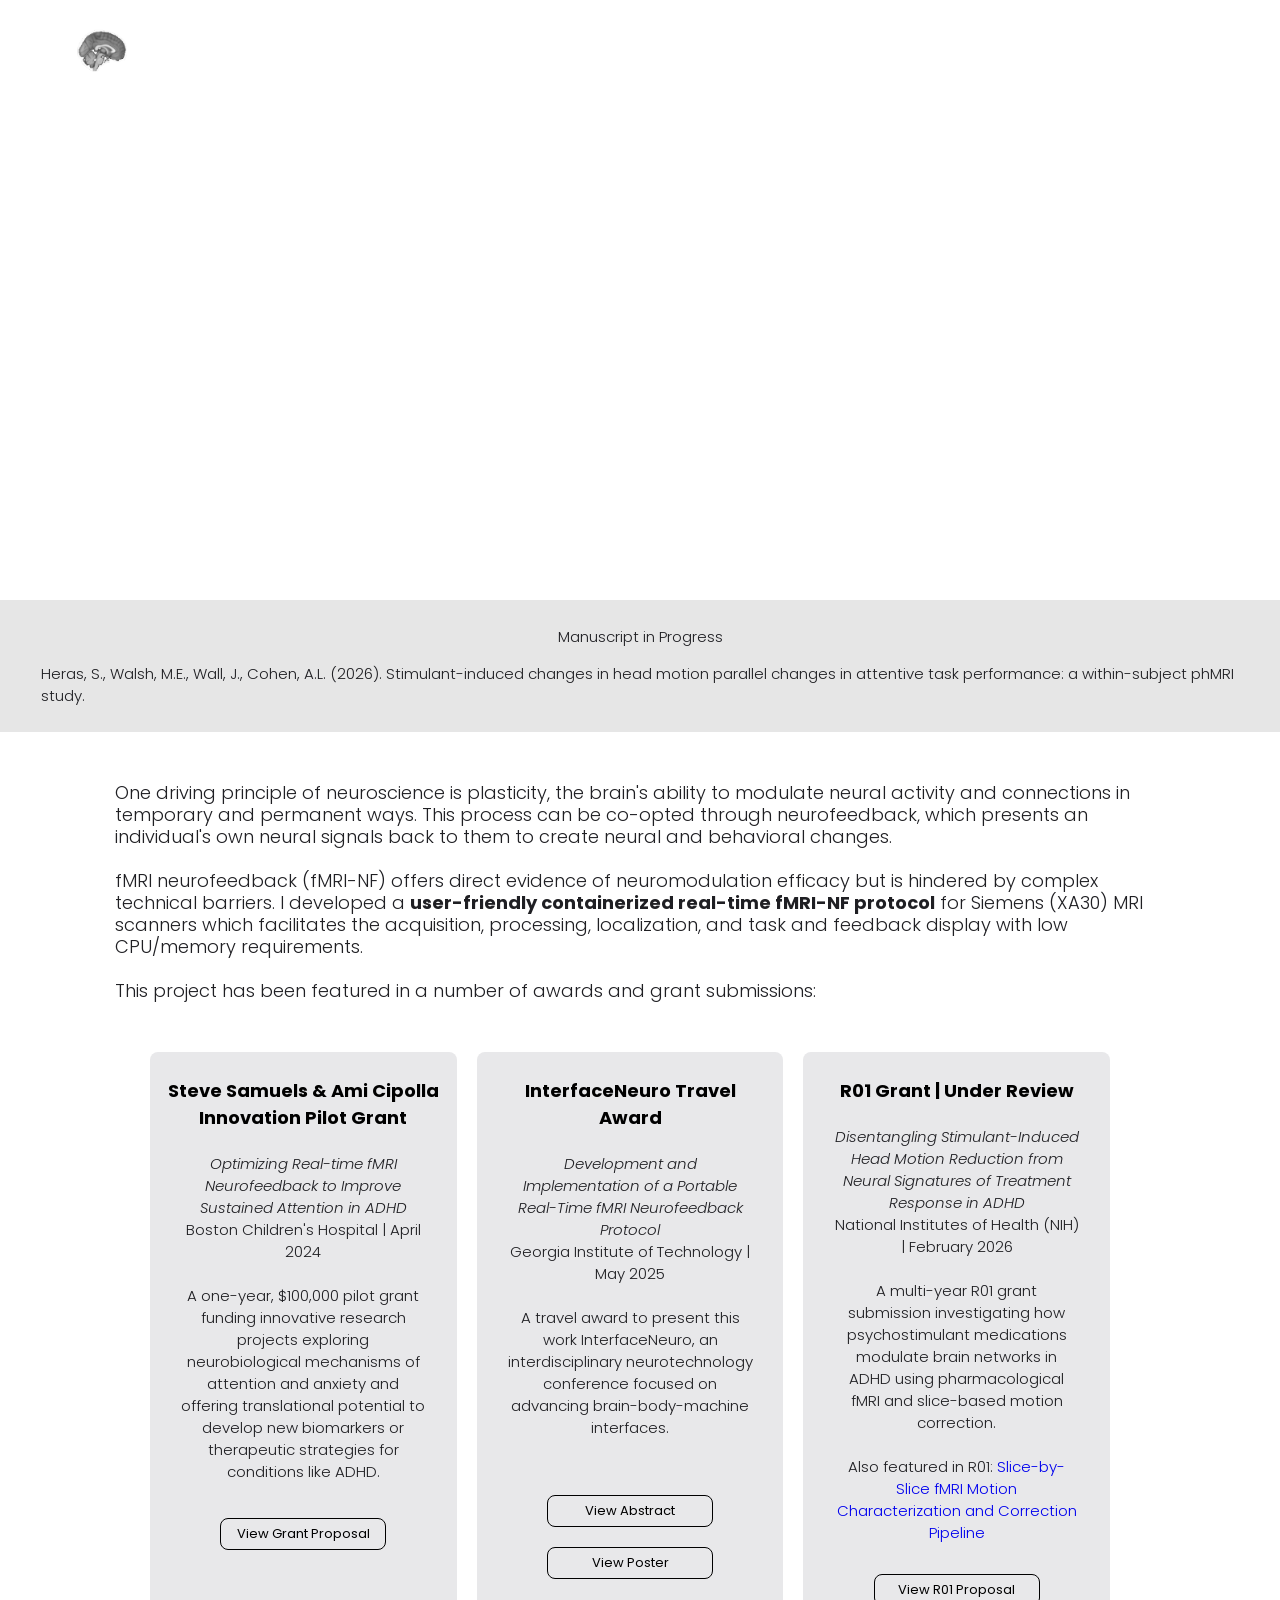
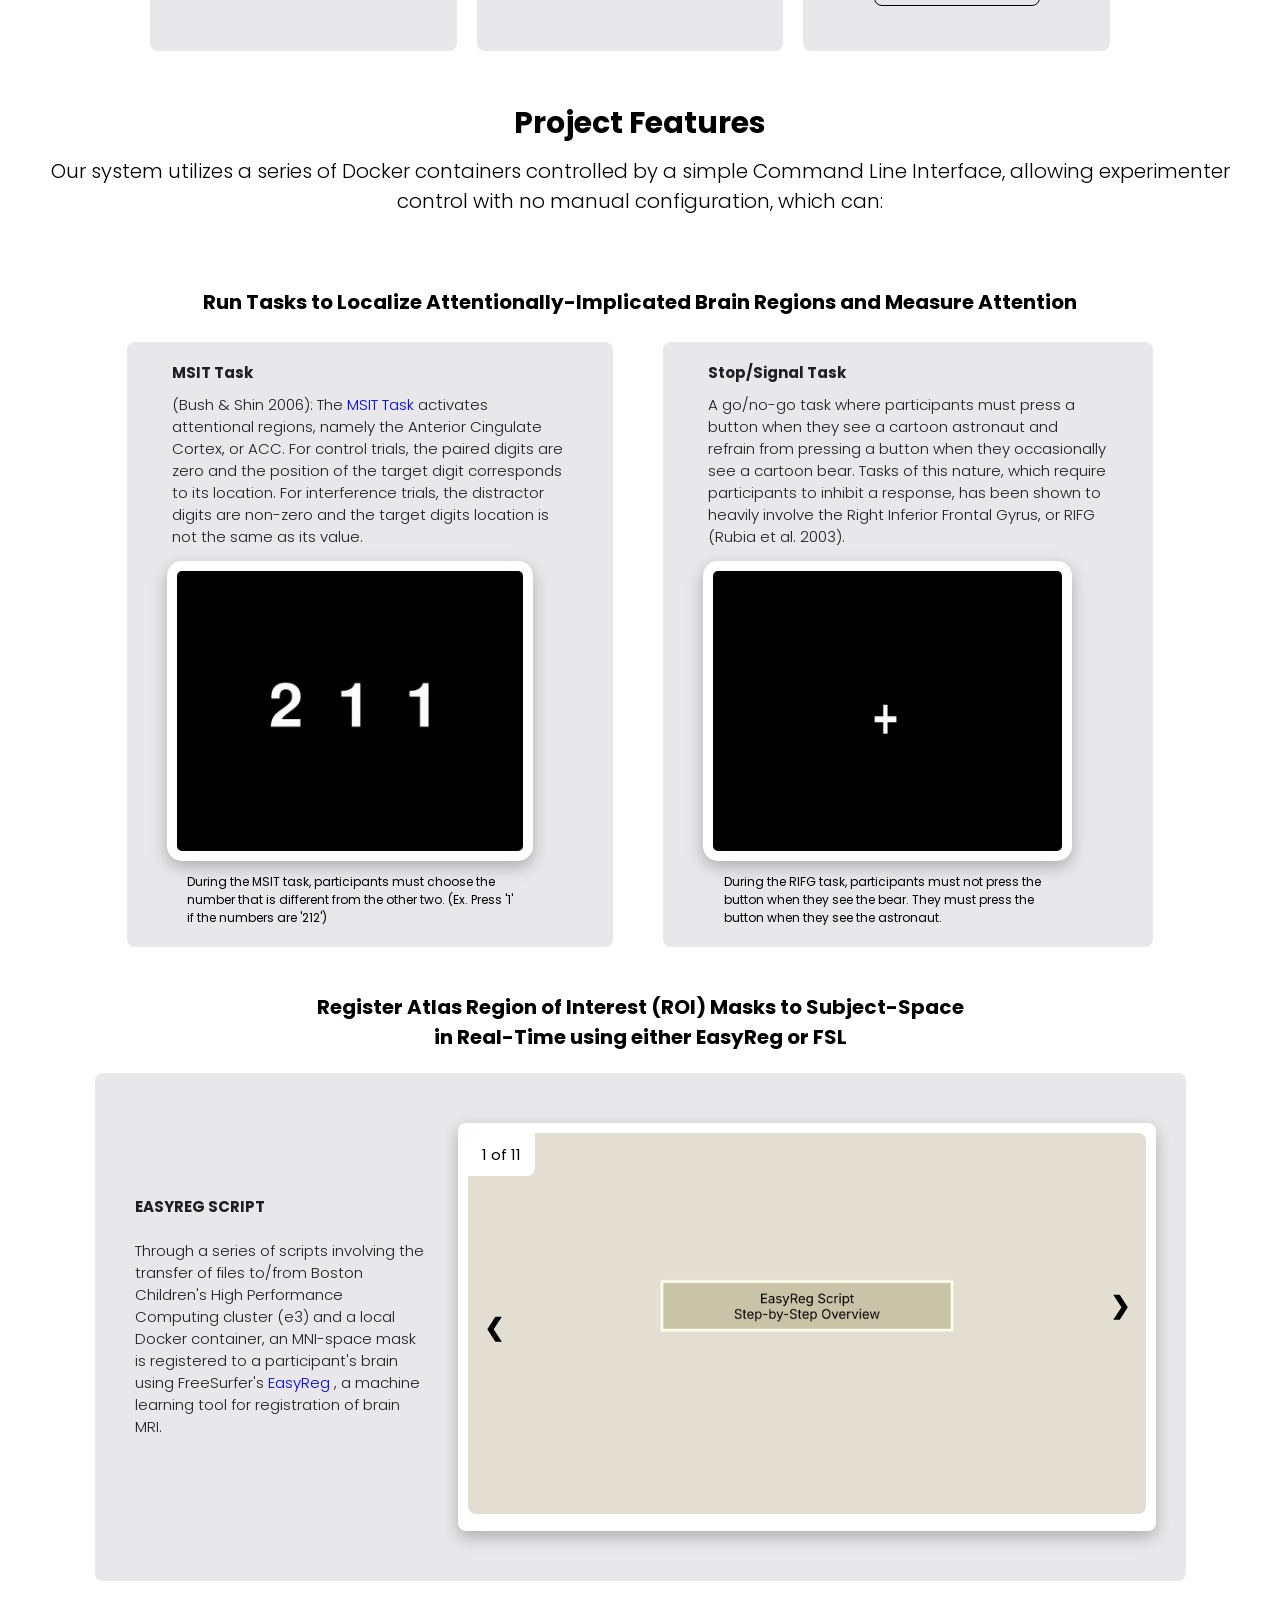
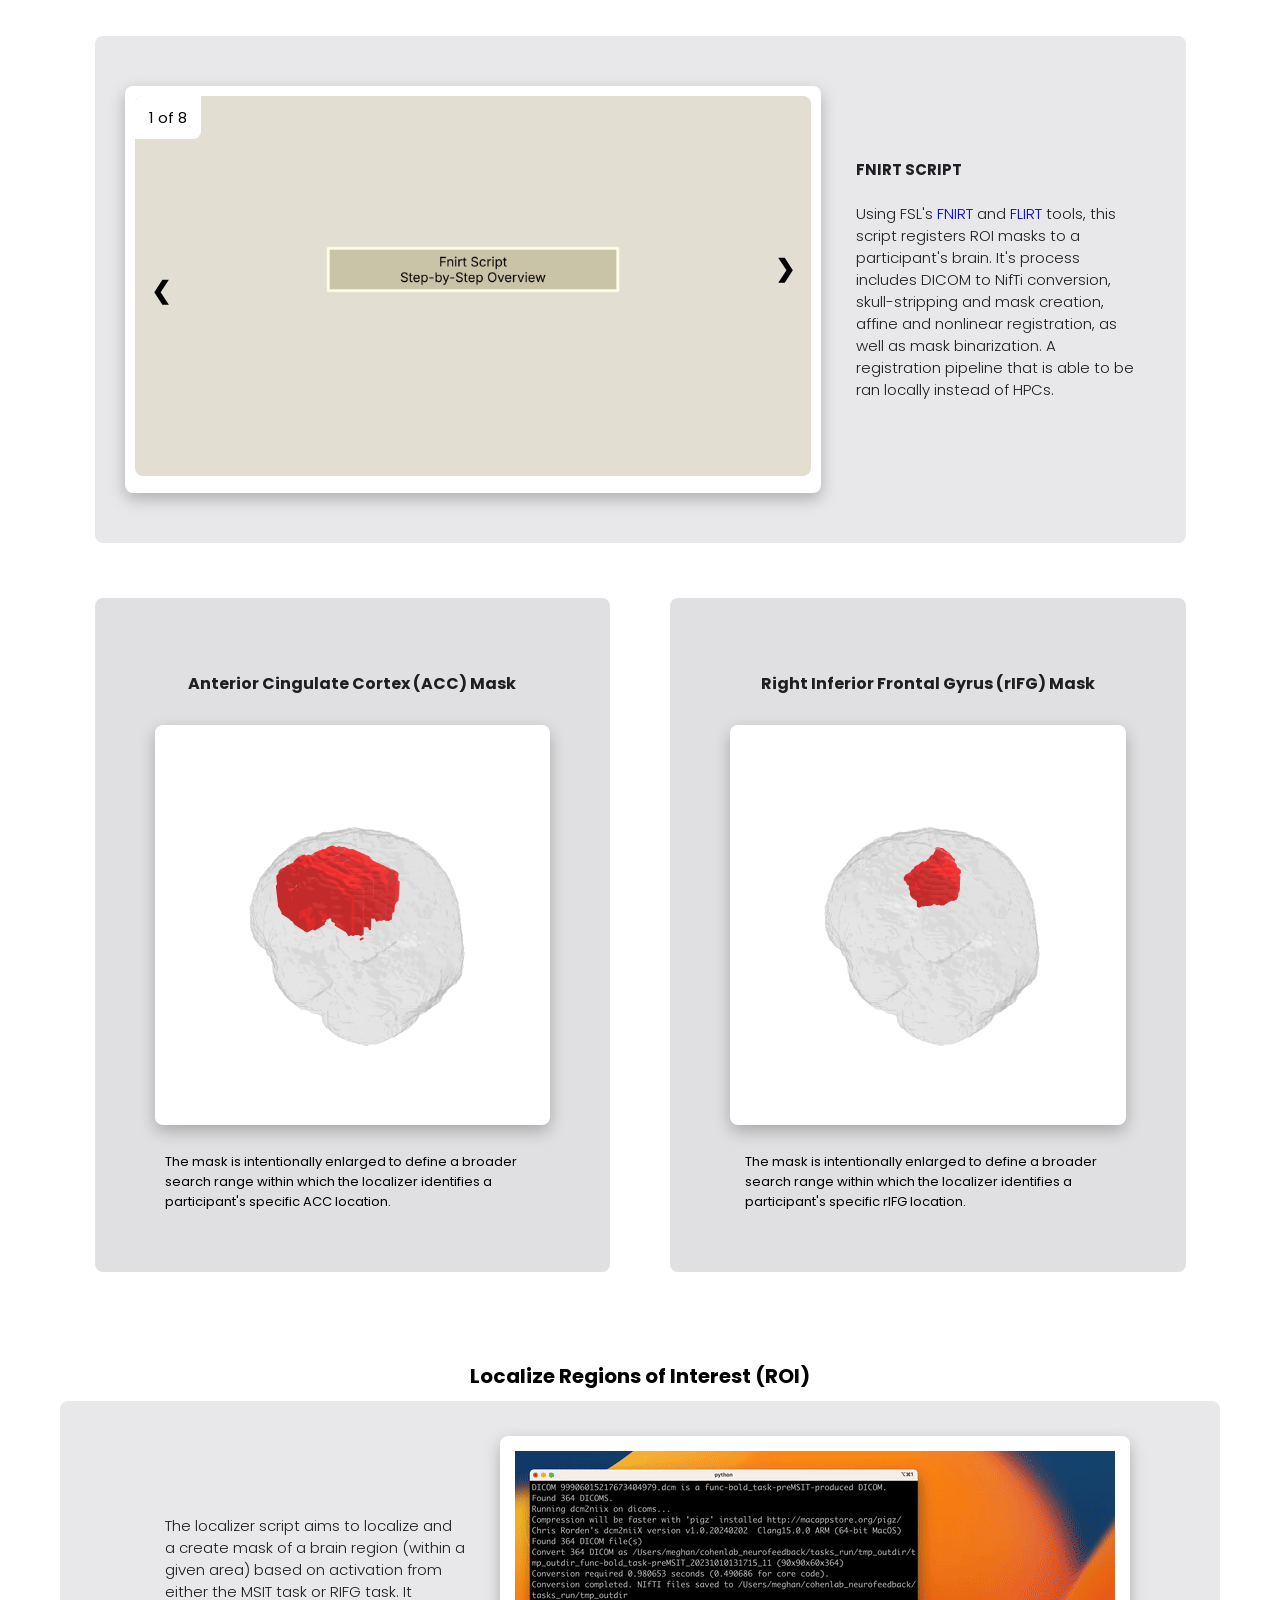
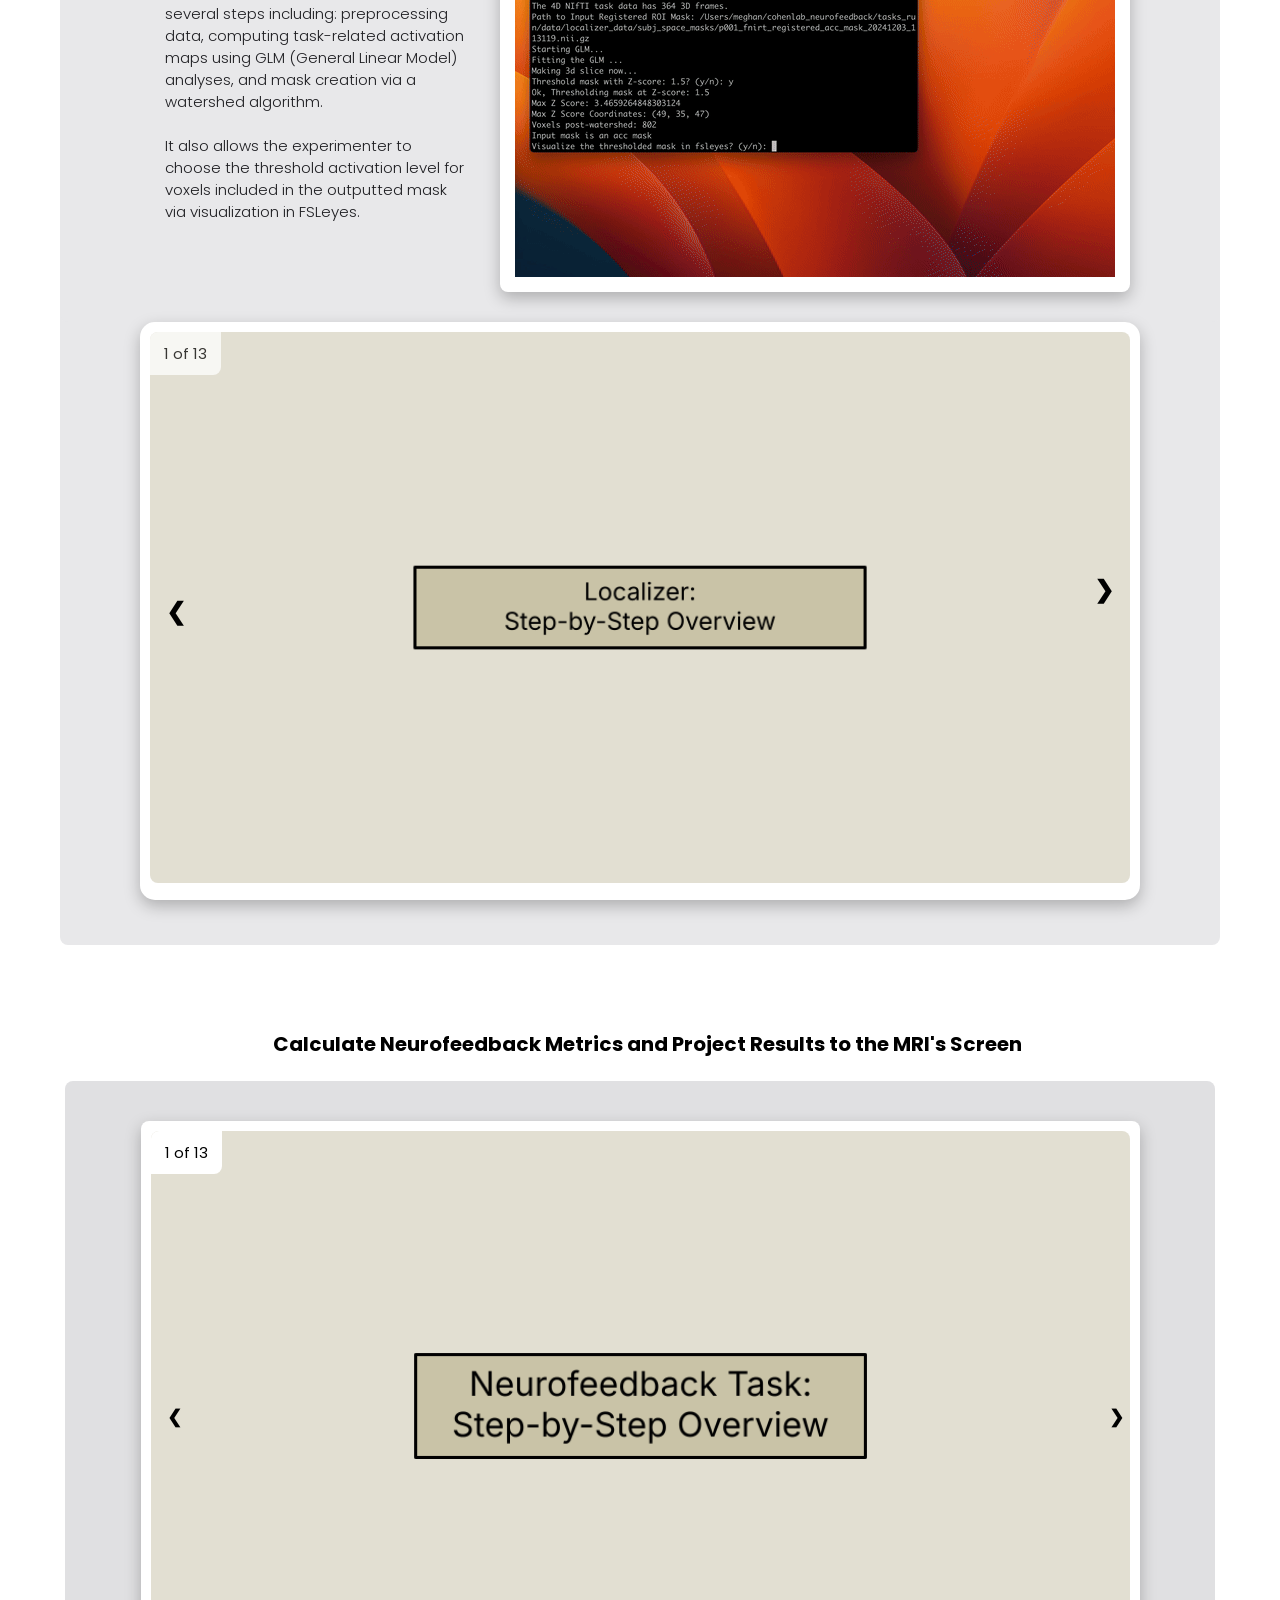
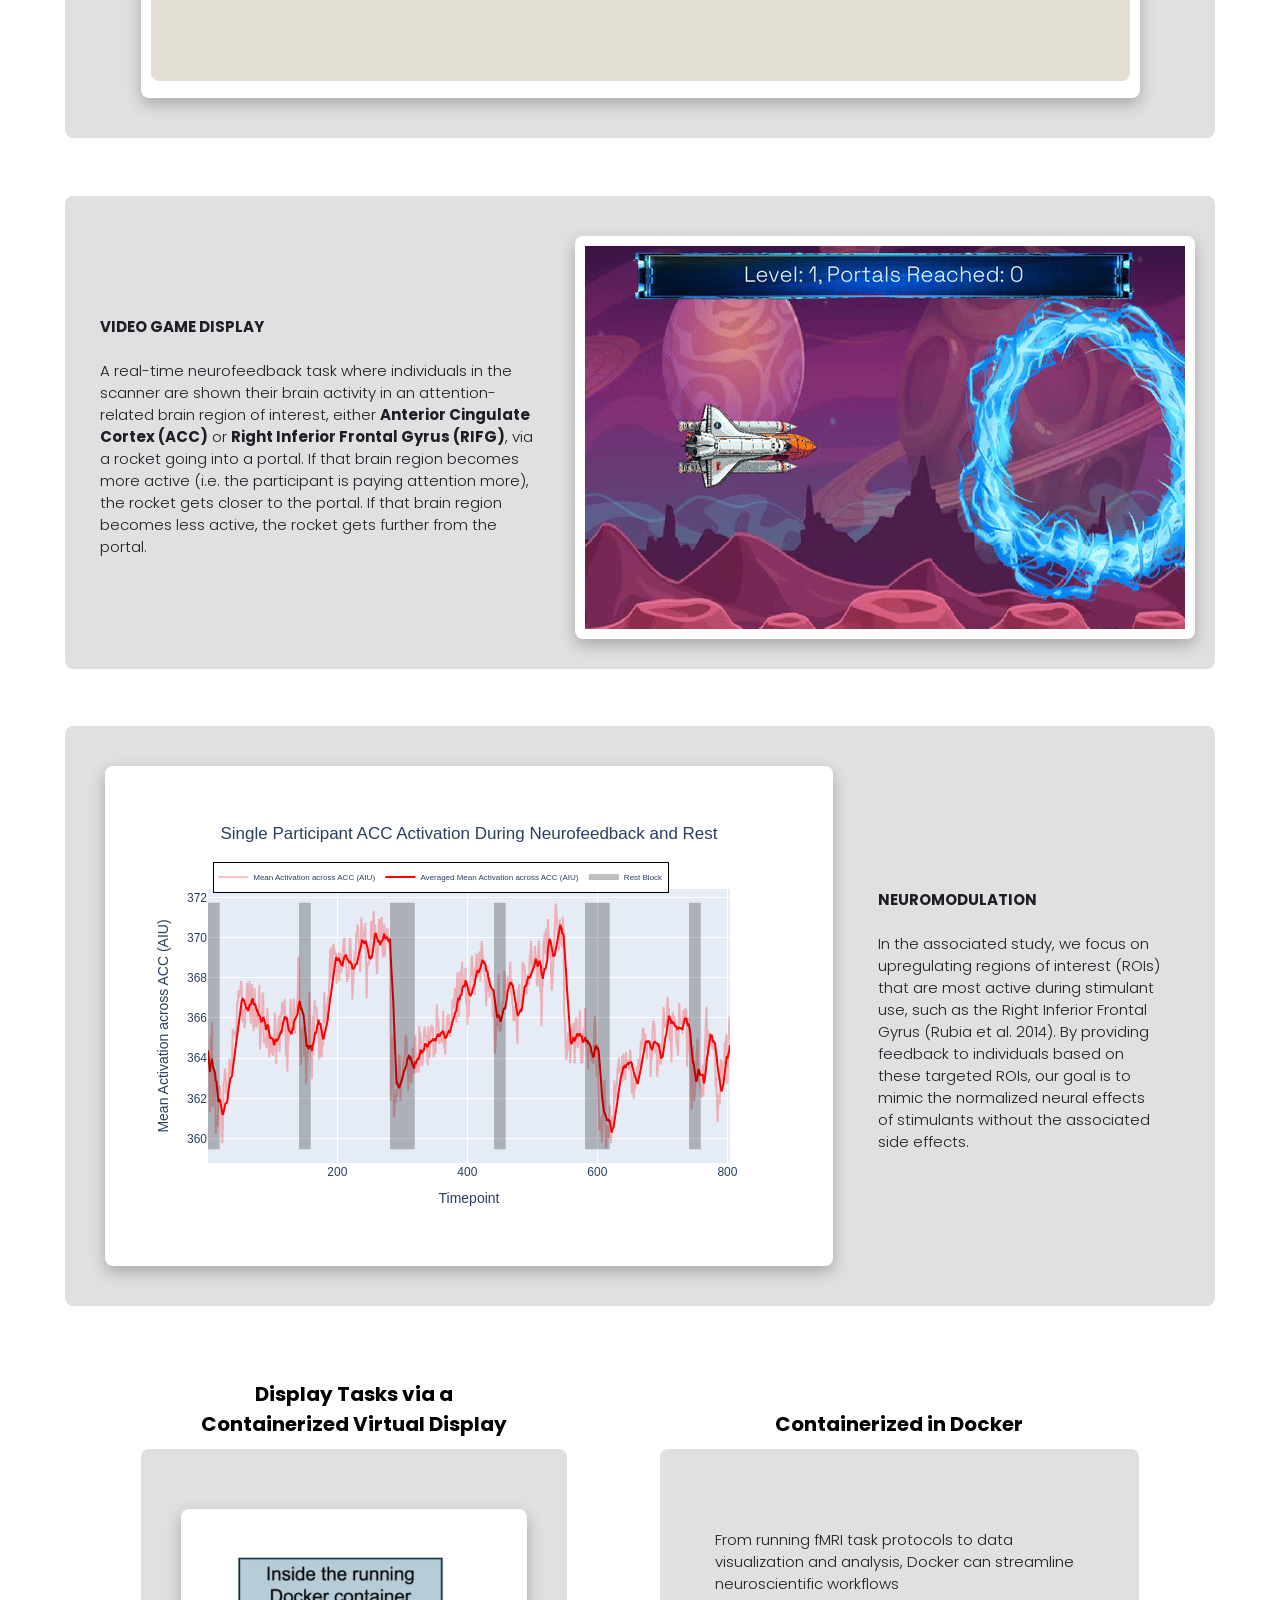
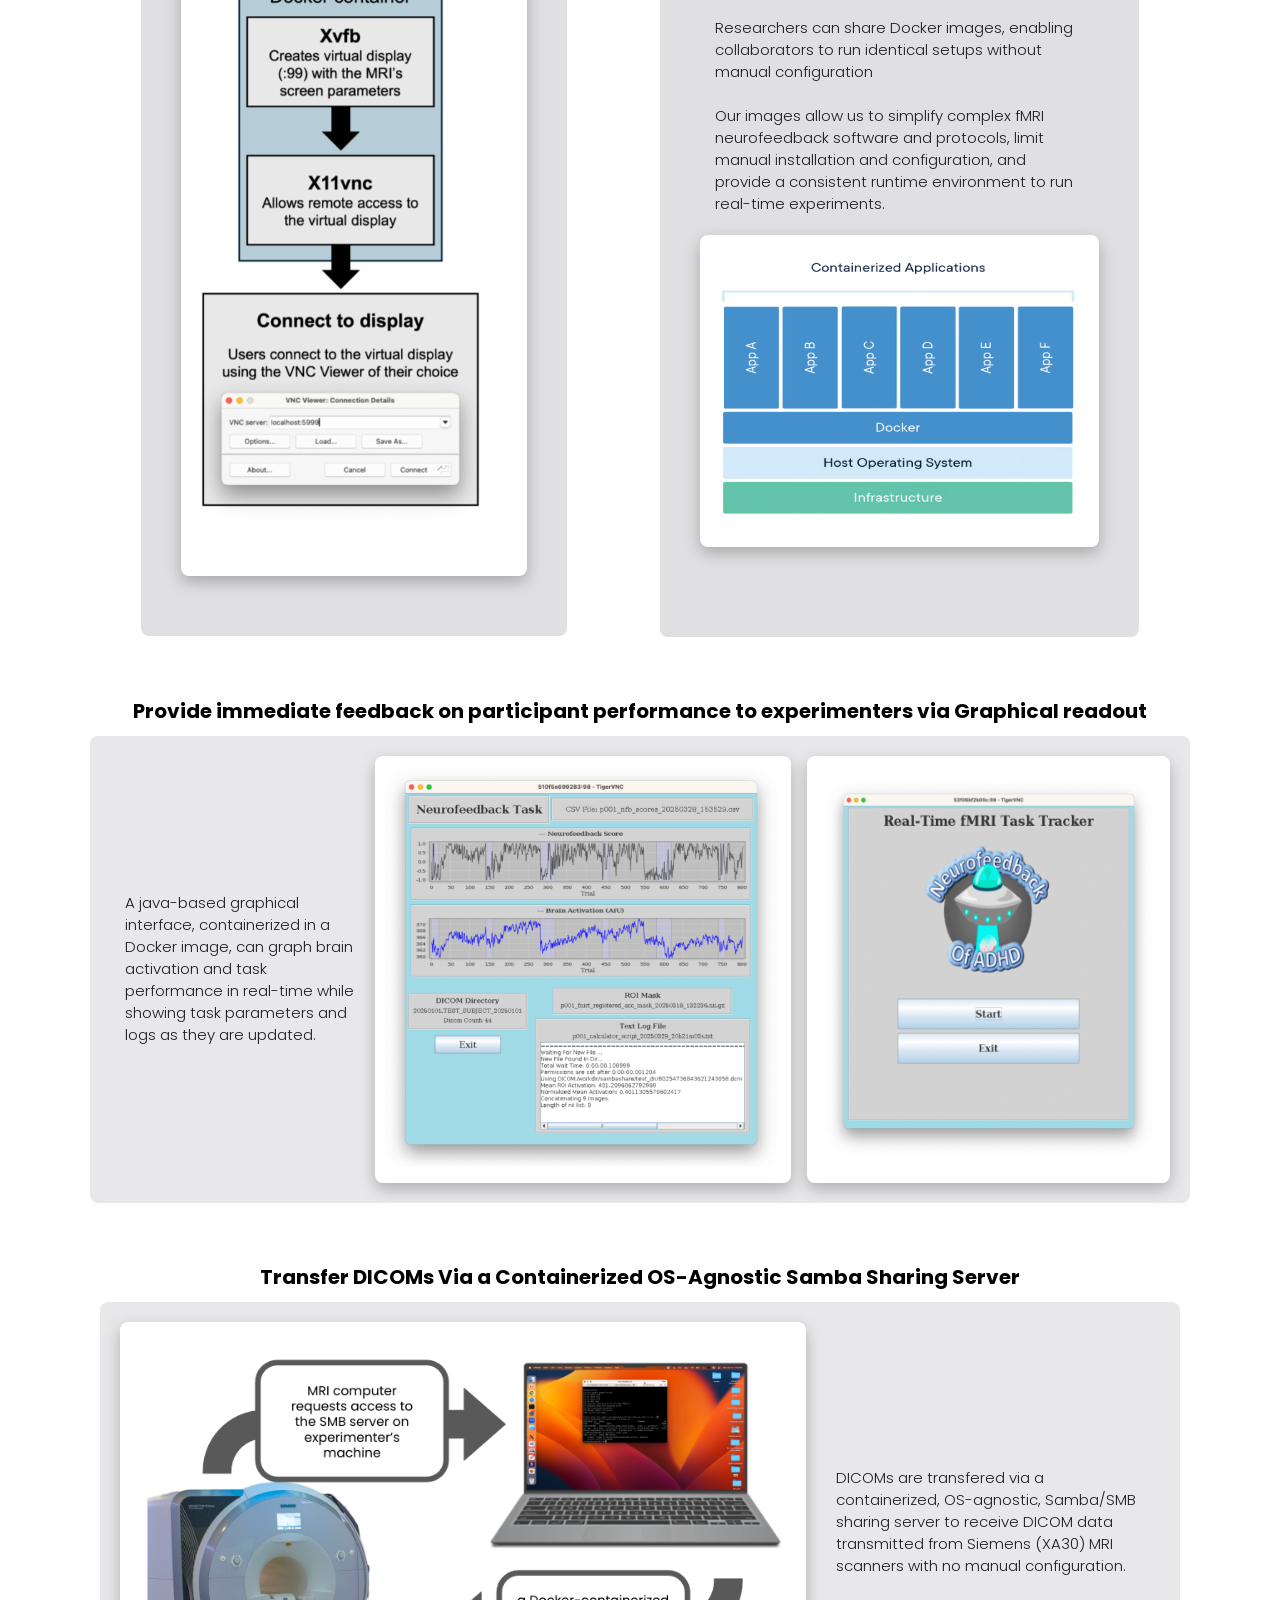
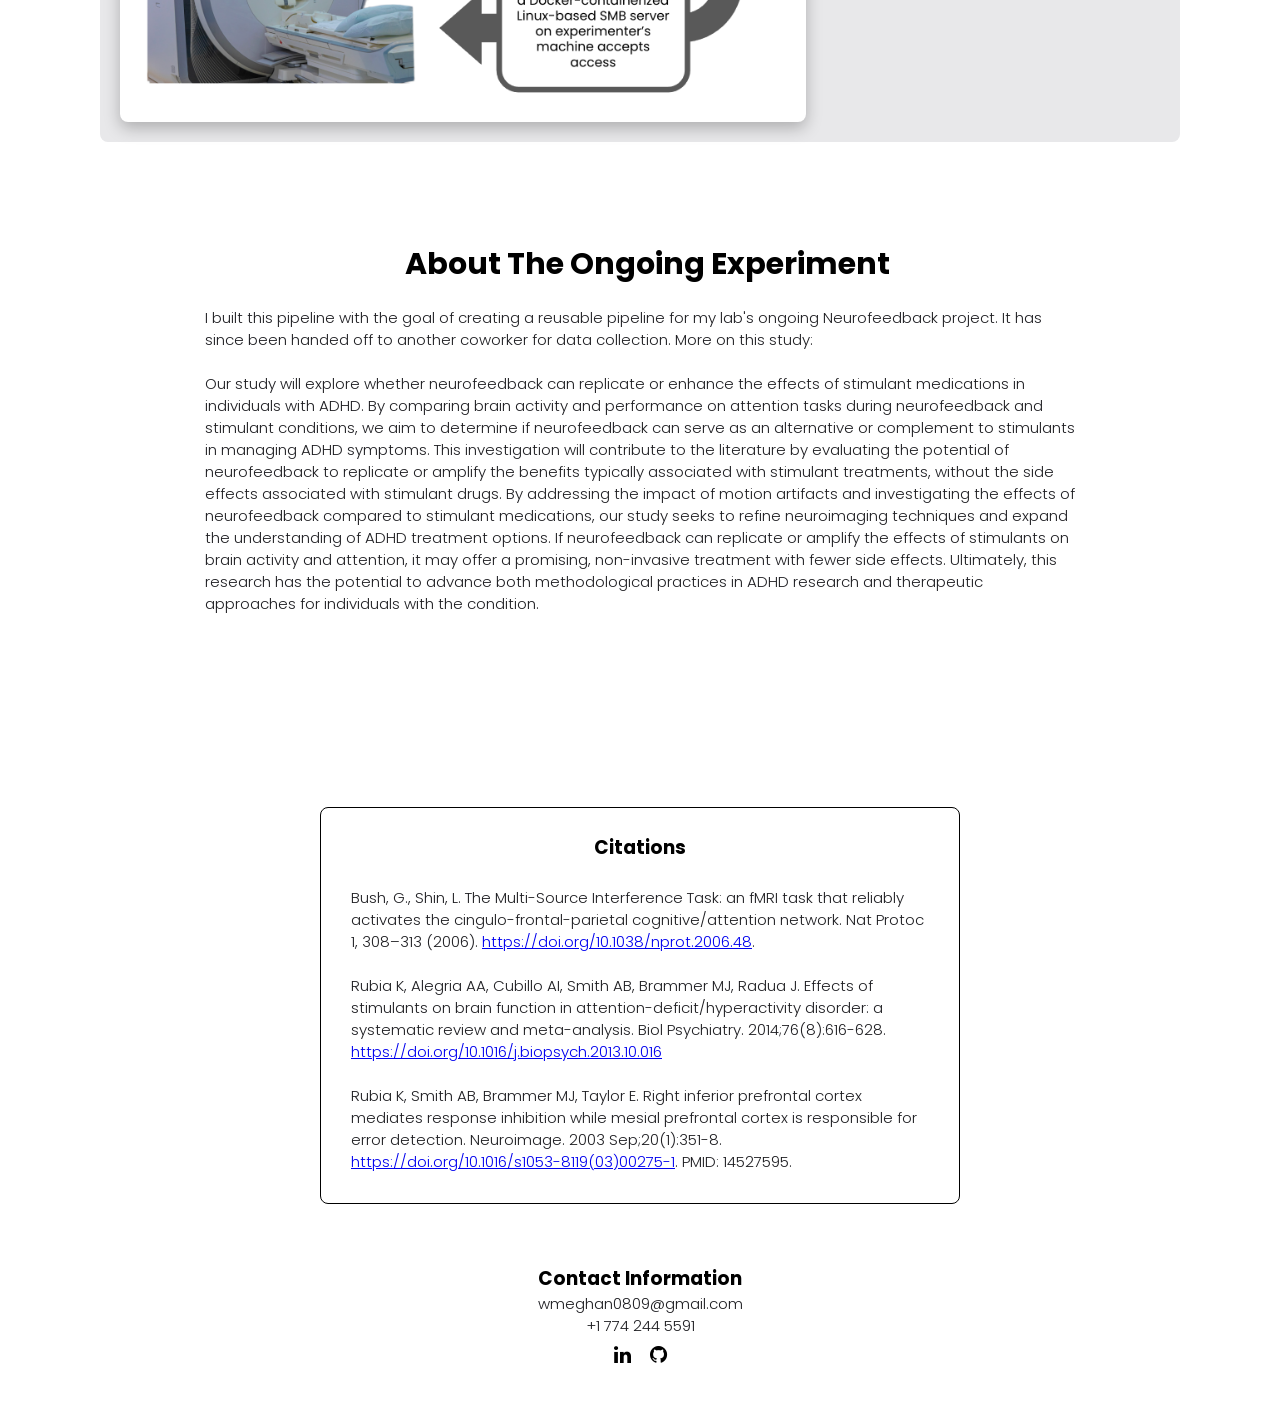
<file: neurofeedback.html>
<!DOCTYPE html>
<html lang="en">
<head>
    <meta charset="UTF-8">
    <meta name="viewport" content="width=device-width, initial-scale=1.0">
    <title>Meghan Walsh | Portfolio</title>
    <link rel="icon" type="image/png" href="assets/logo.png">
    <link rel="stylesheet", href="style.css">
    <link rel="preconnect" href="https://fonts.googleapis.com">
<link rel="preconnect" href="https://fonts.gstatic.com" crossorigin>
<link href="https://fonts.googleapis.com/css2?family=Poppins:wght@200;300;400;500;600;700&display=swap" rel="stylesheet">
<link rel="stylesheet" href="https://stackpath.bootstrapcdn.com/font-awesome/4.7.0/css/font-awesome.min.css">
</head>
<!-------- Header ------->
<section class="neurofeedback-sub-header">
    <nav>
        <a href="index.html"><img src="assets/logo.png"></a>
        <div class="nav-links", id="navLinks">
            <i class="fa fa-times" onclick="hideMenu()"></i>
            <ul>
                <li><a href="index.html">HOME</a></li>
                <li><a href="intravolume_motion.html">fMRI MOTION CHARACTERIZATION</a></li>
                <li><a href="neurofeedback.html">fMRI NEUROFEEDBACK</a></li>
                <li><a href="undergraduate_research.html">UNDERGRADUATE RESEARCH</a></li>
                <li><a href="about.html">ABOUT ME</a></li>
            </ul>
        </div>
        <i class="fa fa-bars" onclick="showMenu()"></i>
    </nav> 
    <div class="text-box">
        <h1>A Portable Real-Time<br>fMRI Neurofeedback Protocol</h1>
        <a 
            href="https://github.com/MeghanW23/cohenlab_neurofeedback" 
            target="_blank" 
            rel="noopener noreferrer" 
            class="hero-btn">
            <i class="fa fa-github"></i>Project GitHub
        </a>
    </div>
</section>
<div class="warning-for-mobile">
    <p><b>TO VIEW ALL ELEMENTS,<br> PLEASE VIEW ON A LARGER SCREEN</b></p>
</div>
<!-------- Introduction and Grants------->
<section class="publication">
    <div class="title">
        <p>Manuscript in Progress</p>
    </div>
    <p>
        Heras, S., Walsh, M.E., Wall, J., Cohen, A.L. (2026). Stimulant-induced changes in head motion parallel changes in attentive task performance: a within-subject phMRI study.
    </p>
</section>
<section class="introduction-section">
    <p>One driving principle of neuroscience is plasticity, the brain's ability to modulate neural activity 
        and connections in temporary and permanent ways. This process can be co-opted through neurofeedback, which presents 
        an individual's own neural signals back to them to create neural and behavioral changes.
        <br><br>
        fMRI neurofeedback (fMRI-NF) offers direct evidence of neuromodulation efficacy but is hindered by complex technical barriers.
        I developed a <b>user-friendly containerized real-time fMRI-NF protocol</b> for Siemens (XA30) MRI scanners which 
        facilitates the acquisition, processing, localization, and task and feedback display with low CPU/memory requirements.
        <br><br>
        This project has been featured in a number of awards and grant submissions:
    </p>
    <div class="grants">
        <div class="samuels-grant">
            <h5><b>Steve Samuels & Ami Cipolla<br>Innovation Pilot Grant</b></h5>
            <p><br><i>Optimizing Real-time fMRI Neurofeedback to Improve Sustained Attention in ADHD</i></p>
            <p>Boston Children's Hospital | April 2024</p>
            <p><br>
                A one-year, $100,000 pilot grant funding innovative research projects exploring 
                neurobiological mechanisms of attention and anxiety and offering translational 
                potential to develop new biomarkers or therapeutic strategies 
                for conditions like ADHD.
            </p>
            <a 
                href="documents/samuels_application.pdf"
                target="_blank" 
                rel="noopener noreferrer" 
                class="hero-btn">
                View Grant Proposal
            </a>
        </div>
        <div class="interface-neuro">
            <h5><b>InterfaceNeuro Travel Award</b></h5>
            <p><br><i>Development and Implementation of a Portable Real-Time fMRI Neurofeedback Protocol</i></p>
            <p>Georgia Institute of Technology | May 2025</p>
            <p><br>
                A travel award to present this work  InterfaceNeuro, an interdisciplinary neurotechnology 
                conference focused on advancing brain-body-machine interfaces. 
            </p>
            <div class="buttons">
                <a 
                href="documents/InterfaceNeuroAbstract.pdf"
                target="_blank" 
                rel="noopener noreferrer" 
                class="hero-btn">
                View Abstract
                </a>
                <a 
                    href="documents/InterfaceNeuroPoster.pdf"
                    target="_blank" 
                    rel="noopener noreferrer" 
                    class="hero-btn">
                    View Poster
                </a>
            </div>
            
        </div>
        <div class="ro1">
            <h5><b>R01 Grant | Under Review</b></h5>
            <p><br><i>Disentangling Stimulant-Induced Head Motion Reduction from Neural Signatures of Treatment Response in ADHD</i></p>
            <p>National Institutes of Health (NIH) | February 2026</p>
            <p><br>
                A multi-year R01 grant submission investigating how psychostimulant medications 
                modulate brain networks in ADHD using pharmacological fMRI and slice-based motion correction. 
                <br><br>Also featured in R01: 
                <a 
                    href="intravolume_motion.html"
                    target="_blank" 
                    rel="noopener noreferrer">
                    Slice-by-Slice fMRI Motion Characterization and Correction Pipeline
                </a>
            </p>
            <div class="button">
                <a 
                    href="documents/r01_submission.pdf"
                    target="_blank" 
                    rel="noopener noreferrer" 
                    class="hero-btn">
                    View R01 Proposal
                </a>
            </div>
        </div>
    </div>
</section>
<!-------- Project Features ------->
<section class="features">
    <h3>Project Features</h3>
    <h5>
        Our system utilizes a series of Docker containers controlled by 
        a simple Command Line Interface, allowing experimenter control with no 
        manual configuration, which can:
    </h5>
    <div class="attention-tasks">
        <h3><b>
            Run Tasks to Localize Attentionally-Implicated Brain Regions 
            and Measure Attention
        </b></h3>
        <div class="attention-task-column">
            <div class="msit">
                <p><b>MSIT Task</b></p>
                <p>
                    (Bush & Shin 2006): The 
                    <a 
                        href="https://github.com/ccraddock/msit"
                        target="_blank" 
                        rel="noopener noreferrer"
                        >MSIT Task
                    </a>
                    activates attentional regions, namely the Anterior Cingulate Cortex, or ACC. 
                    For control trials, the paired digits are zero and the position of the target digit 
                    corresponds to its location. For interference trials, the distractor 
                    digits are non-zero and the target digits location is not the same as its 
                    value.
                </p>
                <img src="assets/nfb_page/msit.gif">
                <figcaption>
                    During the MSIT task, participants must choose the number that is 
                    different from the other two. (Ex. Press '1' if the numbers are '212')
                </figcaption>
            </div>
            <div class="stop-signal">
                <p><b>Stop/Signal Task</b></p>
                <p>
                    A go/no-go task where participants must press a 
                    button when they see a cartoon astronaut and refrain 
                    from pressing a button when they occasionally see a cartoon bear. 
                    Tasks of this nature, which require participants to inhibit a response, 
                    has been shown to heavily involve the Right Inferior Frontal Gyrus, or RIFG 
                    (Rubia et al. 2003).
                </p>
                <img src="assets/nfb_page/rifg.gif">
                <figcaption>
                    During the RIFG task, participants must not press the button 
                    when they see the bear. They must press the button when 
                    they see the astronaut.
                </figcaption>
            </div>
        </div>
    </div>
    <div class="registration">
        <h3><b>
            Register Atlas Region of Interest (ROI) Masks to Subject-Space 
            <br>in Real-Time using either EasyReg or FSL
        </b></h3>
        <div class="options-container">
            <div class="registration-option-easyreg">
                <p>
                    <b>EASYREG SCRIPT</b>
                    <br><br>
                    Through a series of scripts
                    involving the transfer of files to/from Boston Children's High
                    Performance Computing cluster (e3) and a local Docker container,
                    an MNI-space mask is registered to a participant's brain using
                    FreeSurfer's 
                    <a 
                        href="https://surfer.nmr.mgh.harvard.edu/fswiki/EasyReg"
                        target="_blank" 
                        rel="noopener noreferrer"
                        >EasyReg
                    </a>,
                    a machine learning tool for registration of brain MRI.
                </p>
                <div class="easyreg-slideshow-container">
                    <div class="easyreg-slides fade">
                        <div class="numbertext">1 of 11</div>
                        <img src="assets/nfb_page/easyreg_slides/slide1.png" style="width:100%">
                    </div>
                    <div class="easyreg-slides fade">
                        <div class="numbertext">2 of 11</div>
                        <img src="assets/nfb_page/easyreg_slides/slide2.png" style="width:100%">
                    </div>
                    <div class="easyreg-slides fade">
                        <div class="numbertext">3 of 11</div>
                        <img src="assets/nfb_page/easyreg_slides/slide3.png" style="width:100%">
                    </div>
                    <div class="easyreg-slides fade">
                        <div class="numbertext">4 of 11</div>
                        <img src="assets/nfb_page/easyreg_slides/slide4.png" style="width:100%">
                    </div>
                    <div class="easyreg-slides fade">
                        <div class="numbertext">5 of 11</div>
                        <img src="assets/nfb_page/easyreg_slides/slide5.png" style="width:100%">
                    </div>
                    <div class="easyreg-slides fade">
                        <div class="numbertext">6 of 11</div>
                        <img src="assets/nfb_page/easyreg_slides/slide6.png" style="width:100%">
                    </div>
                    <div class="easyreg-slides fade">
                        <div class="numbertext">7 of 11</div>
                        <img src="assets/nfb_page/easyreg_slides/slide7.png" style="width:100%">
                    </div>
                    <div class="easyreg-slides fade">
                        <div class="numbertext">8 of 11</div>
                        <img src="assets/nfb_page/easyreg_slides/slide8.png" style="width:100%">
                    </div>
                    <div class="easyreg-slides fade">
                        <div class="numbertext">9 of 11</div>
                        <img src="assets/nfb_page/easyreg_slides/slide9.png" style="width:100%">
                    </div>
                    <div class="easyreg-slides fade">
                        <div class="numbertext">10 of 11</div>
                        <img src="assets/nfb_page/easyreg_slides/slide10.png" style="width:100%">
                    </div>
                    <div class="easyreg-slides fade">
                        <div class="numbertext">11 of 11</div>
                        <img src="assets/nfb_page/easyreg_slides/slide11.png" style="width:100%">
                    </div>
                    <!-- Next and previous buttons -->
                    <a class="prev" onclick="plusSlides(-1, 'easyreg')">&#10094;</a>
                    <a class="next" onclick="plusSlides(1, 'easyreg')">&#10095;</a>
                </div>
            </div>
            <div class="registration-option-fnirt">
                <div class="fnirt-slideshow-container">
                    <div class="fnirt-slides fade">
                        <div class="numbertext">1 of 8</div>
                        <img src="assets/nfb_page/fnirt_slides/slide1.png" style="width:100%">
                    </div>
                    <div class="fnirt-slides fade">
                        <div class="numbertext">2 of 8</div>
                        <img src="assets/nfb_page/fnirt_slides/slide2.png" style="width:100%">
                    </div>
                    <div class="fnirt-slides fade">
                        <div class="numbertext">3 of 8</div>
                        <img src="assets/nfb_page/fnirt_slides/slide3.png" style="width:100%">
                    </div>
                    <div class="fnirt-slides fade">
                        <div class="numbertext">4 of 8</div>
                        <img src="assets/nfb_page/fnirt_slides/slide4.png" style="width:100%">
                    </div>
                    <div class="fnirt-slides fade">
                        <div class="numbertext">5 of 8</div>
                        <img src="assets/nfb_page/fnirt_slides/slide5.png" style="width:100%">
                    </div>
                    <div class="fnirt-slides fade">
                        <div class="numbertext">6 of 8</div>
                        <img src="assets/nfb_page/fnirt_slides/slide6.png" style="width:100%">
                    </div>
                    <div class="fnirt-slides fade">
                        <div class="numbertext">7 of 8</div>
                        <img src="assets/nfb_page/fnirt_slides/slide7.png" style="width:100%">
                    </div>
                    <div class="fnirt-slides fade">
                        <div class="numbertext">8 of 8</div>
                        <img src="assets/nfb_page/fnirt_slides/slide8.png" style="width:100%">
                    </div>
                    <!-- Next and previous buttons -->
                    <a class="prev" onclick="plusSlides(-1, 'fnirt')">&#10094;</a>
                    <a class="next" onclick="plusSlides(1, 'fnirt')">&#10095;</a>
                </div>
                <p>
                    <b>FNIRT SCRIPT</b>
                    <br><br>
                    Using FSL's 
                    <a 
                        href="https://fsl.fmrib.ox.ac.uk/fsl/docs/registration/fnirt/index.html"
                        target="_blank" 
                        rel="noopener noreferrer"
                        >FNIRT
                    </a>
                    and 
                    <a 
                        href="https://fsl.fmrib.ox.ac.uk/fsl/docs/registration/flirt/index.html"
                        target="_blank" 
                        rel="noopener noreferrer"
                        >FLIRT
                    </a>
                    tools, this script registers ROI masks to a 
                    participant's brain. It's process includes DICOM to NifTi conversion, 
                    skull-stripping and mask creation, affine and nonlinear registration, as 
                    well as mask binarization. A registration pipeline that is able to be ran
                    locally instead of HPCs.
                </p>
            </div> 
        </div>
        <div class="masks">
            <div class="acc">
                <p><b>Anterior Cingulate Cortex (ACC) Mask</b></p>
                <figure>
                    <iframe src="assets/nfb_page/acc_brain.html" style="border: none;"></iframe>
                    <figcaption>
                        The mask is intentionally enlarged to define a broader search range 
                        within which the localizer identifies a participant's specific 
                        ACC location.
                    </figcaption>
                </figure>
            </div>
            <div class="rifg">
                <p><b>Right Inferior Frontal Gyrus (rIFG) Mask</b></p>
                <figure>
                    <iframe src="assets/nfb_page/rifg_brain.html" style="border: none;"></iframe>
                    <figcaption>
                        The mask is intentionally enlarged to define a broader search range 
                        within which the localizer identifies a participant's specific 
                        rIFG location.
                    </figcaption>
                </figure>
            </div>
        </div>
    </div>
    <div class="localizer">
        <h3><b>Localize Regions of Interest (ROI)</b></h3>
        <!-- Slideshow container -->
        <div class="localizer-slideshow-bg">
            <div class="first-row">
                <p>
                    The localizer script aims to localize and a create mask of a brain region 
                    (within a given area) based on activation from either the MSIT task or RIFG task. 
                    It several steps including: preprocessing data, computing task-related activation
                    maps using GLM (General Linear Model) analyses, and mask creation via a watershed algorithm. 
                    <br>
                    <br>
                    It also allows the experimenter to choose the threshold activation level for voxels included 
                    in the outputted mask via visualization in FSLeyes.
                </p>
                <img src="assets/nfb_page/localizer_demo.gif">
            </div>
            <div class="localizer-slideshow-container">
                <div class="local-slides fade">
                    <div class="numbertext">1 of 13</div>
                    <img src="assets/nfb_page/localizer_slides/slide1.png" style="width:100%">
                </div>
                <div class="local-slides fade">
                    <div class="numbertext">2 of 13</div>
                    <img src="assets/nfb_page/localizer_slides/slide2.png" style="width:100%">
                </div>
                <div class="local-slides fade">
                    <div class="numbertext">3 of 13</div>
                    <img src="assets/nfb_page/localizer_slides/slide3.png" style="width:100%">
                </div>
                <div class="local-slides fade">
                    <div class="numbertext">4 of 13</div>
                    <img src="assets/nfb_page/localizer_slides/slide4.png" style="width:100%">
                </div>
                <div class="local-slides fade">
                    <div class="numbertext">5 of 13</div>
                    <img src="assets/nfb_page/localizer_slides/slide5.png" style="width:100%">
                </div>
                <div class="local-slides fade">
                    <div class="numbertext">6 of 13</div>
                    <img src="assets/nfb_page/localizer_slides/slide6.png" style="width:100%">
                </div>
                <div class="local-slides fade">
                    <div class="numbertext">7 of 13</div>
                    <img src="assets/nfb_page/localizer_slides/slide7.png" style="width:100%">
                </div>
                <div class="local-slides fade">
                    <div class="numbertext">8 of 13</div>
                    <img src="assets/nfb_page/localizer_slides/slide8.png" style="width:100%">
                </div>
                <div class="local-slides fade">
                    <div class="numbertext">9 of 13</div>
                    <img src="assets/nfb_page/localizer_slides/slide9.png" style="width:100%">
                </div>
                <div class="local-slides fade">
                    <div class="numbertext">10 of 13</div>
                    <img src="assets/nfb_page/localizer_slides/slide10.png" style="width:100%">
                </div>
                <div class="local-slides fade">
                    <div class="numbertext">11 of 13</div>
                    <img src="assets/nfb_page/localizer_slides/slide11.png" style="width:100%">
                </div>
                <div class="local-slides fade">
                    <div class="numbertext">12 of 13</div>
                    <img src="assets/nfb_page/localizer_slides/slide12.png" style="width:100%">
                </div>
                <div class="local-slides fade">
                    <div class="numbertext">13 of 13</div>
                    <img src="assets/nfb_page/localizer_slides/slide13.png" style="width:100%">
                </div>
                <!-- Next and previous buttons -->
                <a class="prev" onclick="plusSlides(-1, 'localizer')">&#10094;</a>
                <a class="next" onclick="plusSlides(1, 'localizer')">&#10095;</a>
            </div>
        </div>
    </div>
    <div class="neurofeedback">
        <h3><b>
            Calculate Neurofeedback Metrics and Project Results to the MRI's Screen
        </b></h3>
        <!-- Slideshow container -->
        <div class="nfb-slideshow-bg">
            <div class="nfb-slideshow-container">
                <div class="nfb-slides fade">
                    <div class="numbertext">1 of 13</div>
                    <img src="assets/nfb_page/nfb_slides/slide1.png" style="width:100%">
                </div>
                <div class="nfb-slides fade">
                    <div class="numbertext">2 of 13</div>
                    <img src="assets/nfb_page/nfb_slides/slide2.png" style="width:100%">
                </div>
                <div class="nfb-slides fade">
                    <div class="numbertext">3 of 13</div>
                    <img src="assets/nfb_page/nfb_slides/slide3.png" style="width:100%">
                </div>
                <div class="nfb-slides fade">
                    <div class="numbertext">4 of 13</div>
                    <img src="assets/nfb_page/nfb_slides/slide4.png" style="width:100%">
                </div>
                <div class="nfb-slides fade">
                    <div class="numbertext">5 of 13</div>
                    <img src="assets/nfb_page/nfb_slides/slide5.png" style="width:100%">
                </div>
                <div class="nfb-slides fade">
                    <div class="numbertext">6 of 13</div>
                    <img src="assets/nfb_page/nfb_slides/slide6.png" style="width:100%">
                </div>
                <div class="nfb-slides fade">
                    <div class="numbertext">7 of 13</div>
                    <img src="assets/nfb_page/nfb_slides/slide7.png" style="width:100%">
                </div>
                <div class="nfb-slides fade">
                    <div class="numbertext">8 of 13</div>
                    <img src="assets/nfb_page/nfb_slides/slide8.png" style="width:100%">
                </div>
                <div class="nfb-slides fade">
                    <div class="numbertext">9 of 13</div>
                    <img src="assets/nfb_page/nfb_slides/slide9.png" style="width:100%">
                </div>
                <div class="nfb-slides fade">
                    <div class="numbertext">10 of 13</div>
                    <img src="assets/nfb_page/nfb_slides/slide10.png" style="width:100%">
                </div>
                <div class="nfb-slides fade">
                    <div class="numbertext">11 of 13</div>
                    <img src="assets/nfb_page/nfb_slides/slide11.png" style="width:100%">
                </div>
                <div class="nfb-slides fade">
                    <div class="numbertext">12 of 13</div>
                    <img src="assets/nfb_page/nfb_slides/slide12.png" style="width:100%">
                </div>
                <div class="nfb-slides fade">
                    <div class="numbertext">13 of 13</div>
                    <img src="assets/nfb_page/nfb_slides/slide13.png" style="width:100%">
                </div>
                <!-- Next and previous buttons -->
                <a class="prev" onclick="plusSlides(-1, 'nfb')">&#10094;</a>
                <a class="next" onclick="plusSlides(1, 'nfb')">&#10095;</a>
            </div>
        </div>
        <div class="video-game">
            <p>
                <b>VIDEO GAME DISPLAY</b><br><br>A real-time neurofeedback task where individuals 
                in the scanner are shown their brain activity in an attention-related 
                brain region of interest, either <b>Anterior Cingulate Cortex (ACC)</b>
                or <b>Right Inferior Frontal Gyrus (RIFG)</b>, via a rocket going into a portal. 
                If that brain region becomes more active (i.e. the participant is paying 
                attention more), the rocket gets closer to the portal. If that brain region 
                becomes less active, the rocket gets further from the portal.
            </p>
            <img src="assets/nfb_page/nfb.gif">
        </div>
        <div class="graph">
            <iframe src="assets/nfb_page/sample_nfb_graph.html" height="500px" style="border: none;"></iframe>
            <p>
                <b>NEUROMODULATION</b><br><br>In the associated study, we focus on upregulating regions of interest 
                (ROIs) that are most active during stimulant use, such as the Right Inferior Frontal Gyrus (Rubia et al. 2014). 
                By providing feedback to individuals based on these targeted ROIs, our goal is to mimic the normalized neural 
                effects of stimulants without the associated side effects.
            </p>
        </div>
    </div>
    <div class="vnc-docker-row">
        <div class="vnc">
            <h3><b>
                Display Tasks via a <br>Containerized Virtual Display
            </b></h3>
            <div class="box">
                <div class="img_wrapper">
                    <img src="assets/nfb_page/vnc_img.png" height="600px">
                </div>
            </div>
        </div>
        <div class="docker">
            <h3><b><br>Containerized in Docker</b></h3>
            <div class="box">
                <p>
                    From running fMRI task protocols to data visualization and analysis, 
                    Docker can streamline neuroscientific workflows
                </p>
                <p><br>
                    Researchers can share Docker images, enabling collaborators to run 
                    identical setups without manual configuration
                </p>
                <p><br>
                    Our images allow us to simplify complex fMRI neurofeedback software and protocols, 
                    limit manual installation and configuration, and provide a consistent runtime environment 
                    to run real-time experiments. 
                </p>
                <div class="img_wrapper">
                    <img src="assets/nfb_page/docker.png" height="400px">
                </div>
            </div>
        </div>
    </div>
    <div class="gui">
        <h3><b>
            Provide immediate feedback on participant performance to 
            experimenters via Graphical readout
        </b></h3>
        <div class="box">
            <p>
                A java-based graphical interface,
                containerized in a Docker image, can
                graph brain activation and task performance
                in real-time while showing task
                parameters and logs as they are updated.
            </p>
            <div class="outer-wrapper">
                <div class="figure-wrapper">
                    <img src="assets/nfb_page/guiWindow.png" height="400px">
                </div>
                <div class="figure-wrapper">
                    <img src="assets/nfb_page/guiWindowCover.png" height="400px">
                </div>
            </div>
        </div>
    </div>
    <div class="samba">
        <h3><b>
            Transfer DICOMs Via a Containerized OS-Agnostic Samba Sharing Server
        </b></h3>
        <div class="box">
            <img src="assets/nfb_page/samba_graphic.png" height="400px">
            <p>
                DICOMs are transfered via a containerized, OS-agnostic, Samba/SMB sharing 
                server to receive DICOM data transmitted from Siemens (XA30) MRI scanners
                with no manual configuration.
            </p>
        </div>
    </div>
</section>
<!-------- Project Explanation ------->
<section class="project-overview">
    <h3>About The Ongoing Experiment</h3>
    <p>
        I built this pipeline with the goal of creating a reusable pipeline for my lab's ongoing Neurofeedback project.
        It has since been handed off to another coworker for data collection. More on this study:
        <br><br>
        Our study will explore whether neurofeedback can replicate or enhance the effects of stimulant medications 
        in individuals with ADHD. By comparing brain activity and performance on attention tasks during neurofeedback 
        and stimulant conditions, we aim to determine if neurofeedback can serve as an alternative or complement to 
        stimulants in managing ADHD symptoms. This investigation will contribute to the literature by evaluating the 
        potential of neurofeedback to replicate or amplify the benefits typically associated with stimulant treatments, 
        without the side effects associated with stimulant drugs. By addressing the impact of motion artifacts and 
        investigating the effects of neurofeedback compared to stimulant medications, our study seeks to refine neuroimaging 
        techniques and expand the understanding of ADHD treatment options. If neurofeedback can replicate or amplify the 
        effects of stimulants on brain activity and attention, it may offer a promising, non-invasive treatment with fewer
        side effects. Ultimately, this research has the potential to advance both methodological practices in ADHD research 
        and therapeutic approaches for individuals with the condition.
    </p>
</section>
<!-------- Citations ------->
<section class="citations">
    <h3>Citations</h3>
    <p>
        Bush, G., Shin, L. The Multi-Source Interference Task: an fMRI task that 
        reliably activates the cingulo-frontal-parietal cognitive/attention network. 
        Nat Protoc 1, 308–313 (2006). 
        <a href="https://doi.org/10.1038/nprot.2006.48">https://doi.org/10.1038/nprot.2006.48</a>.
    </p>
    <p><br>
        Rubia K, Alegria AA, Cubillo AI, Smith AB, Brammer MJ, Radua J. Effects of stimulants on 
        brain function in attention-deficit/hyperactivity disorder: 
        a systematic review and meta-analysis. Biol Psychiatry. 2014;76(8):616-628.
        <a 
            href="https://doi.org/10.1016/j.biopsych.2013.10.016"
            target="_blank" 
            rel="noopener noreferrer"
            >https://doi.org/10.1016/j.biopsych.2013.10.016
        </a>
    </p>
    <p><br>
        Rubia K, Smith AB, Brammer MJ, Taylor E. Right inferior prefrontal cortex mediates 
        response inhibition while mesial prefrontal cortex is responsible for error detection. 
        Neuroimage. 2003 Sep;20(1):351-8.
        <a href="https://doi.org/10.1016/s1053-8119(03)00275-1">https://doi.org/10.1016/s1053-8119(03)00275-1</a>.
        PMID: 14527595.
    </p>
</section>
<!--------- Javascript for Slideshow ------------>
<script>
    let slideIndices = {
        easyreg: 1,
        fnirt: 1,
        localizer: 1,
        nfb: 1,
        
    };

    showSlides(1, "easyreg");
    showSlides(1, "fnirt");
    showSlides(1, "localizer");
    showSlides(1, "nfb");

    function plusSlides(n, slideshow) {
        slideIndices[slideshow] += n;
        showSlides(slideIndices[slideshow], slideshow);
    }

    function showSlides(n, slideshow) {

        let slides;

        if (slideshow === "easyreg") {
            slides = document.getElementsByClassName("easyreg-slides");
        } else if (slideshow === "fnirt") {
            slides = document.getElementsByClassName("fnirt-slides");
        } else if (slideshow === "localizer") {
            slides = document.getElementsByClassName("local-slides");
        } else {
            slides = document.getElementsByClassName("nfb-slides");
        }

        if (n > slides.length) slideIndices[slideshow] = 1;
        if (n < 1) slideIndices[slideshow] = slides.length;

        for (let i = 0; i < slides.length; i++) {
            slides[i].style.display = "none";
        }

        slides[slideIndices[slideshow] - 1].style.display = "block";
    }
</script>
<!-------- Javascript for Mobile Toggle Menu ------->
<script>
    var navLinks = document.getElementById("navLinks")

    function showMenu(){
        navLinks.style.right = "0"
    }
    function hideMenu(){
        navLinks.style.right = "-200px"
    }
</script>
</body>
</html>
<!-------- Footer ------->
<section class="footer">
    <h3>Contact Information</h3>
    <p>wmeghan0809@gmail.com</p>
    <p></p>
    <p>+1 774 244 5591</p>
    <div class="footer-button-row">
        <a href="https://www.linkedin.com/in/meghan-walsh-359789260/" 
            target="_blank" 
            rel="noopener noreferrer" 
            class="hero-btn">
            <i class="fa fa-linkedin"></i></a>
        <a href="https://github.com/MeghanW23/" 
            target="_blank" 
            rel="noopener noreferrer" 
            class="hero-btn">
            <i class="fa fa-github"></i></a>
    </div>
</section>
</file>
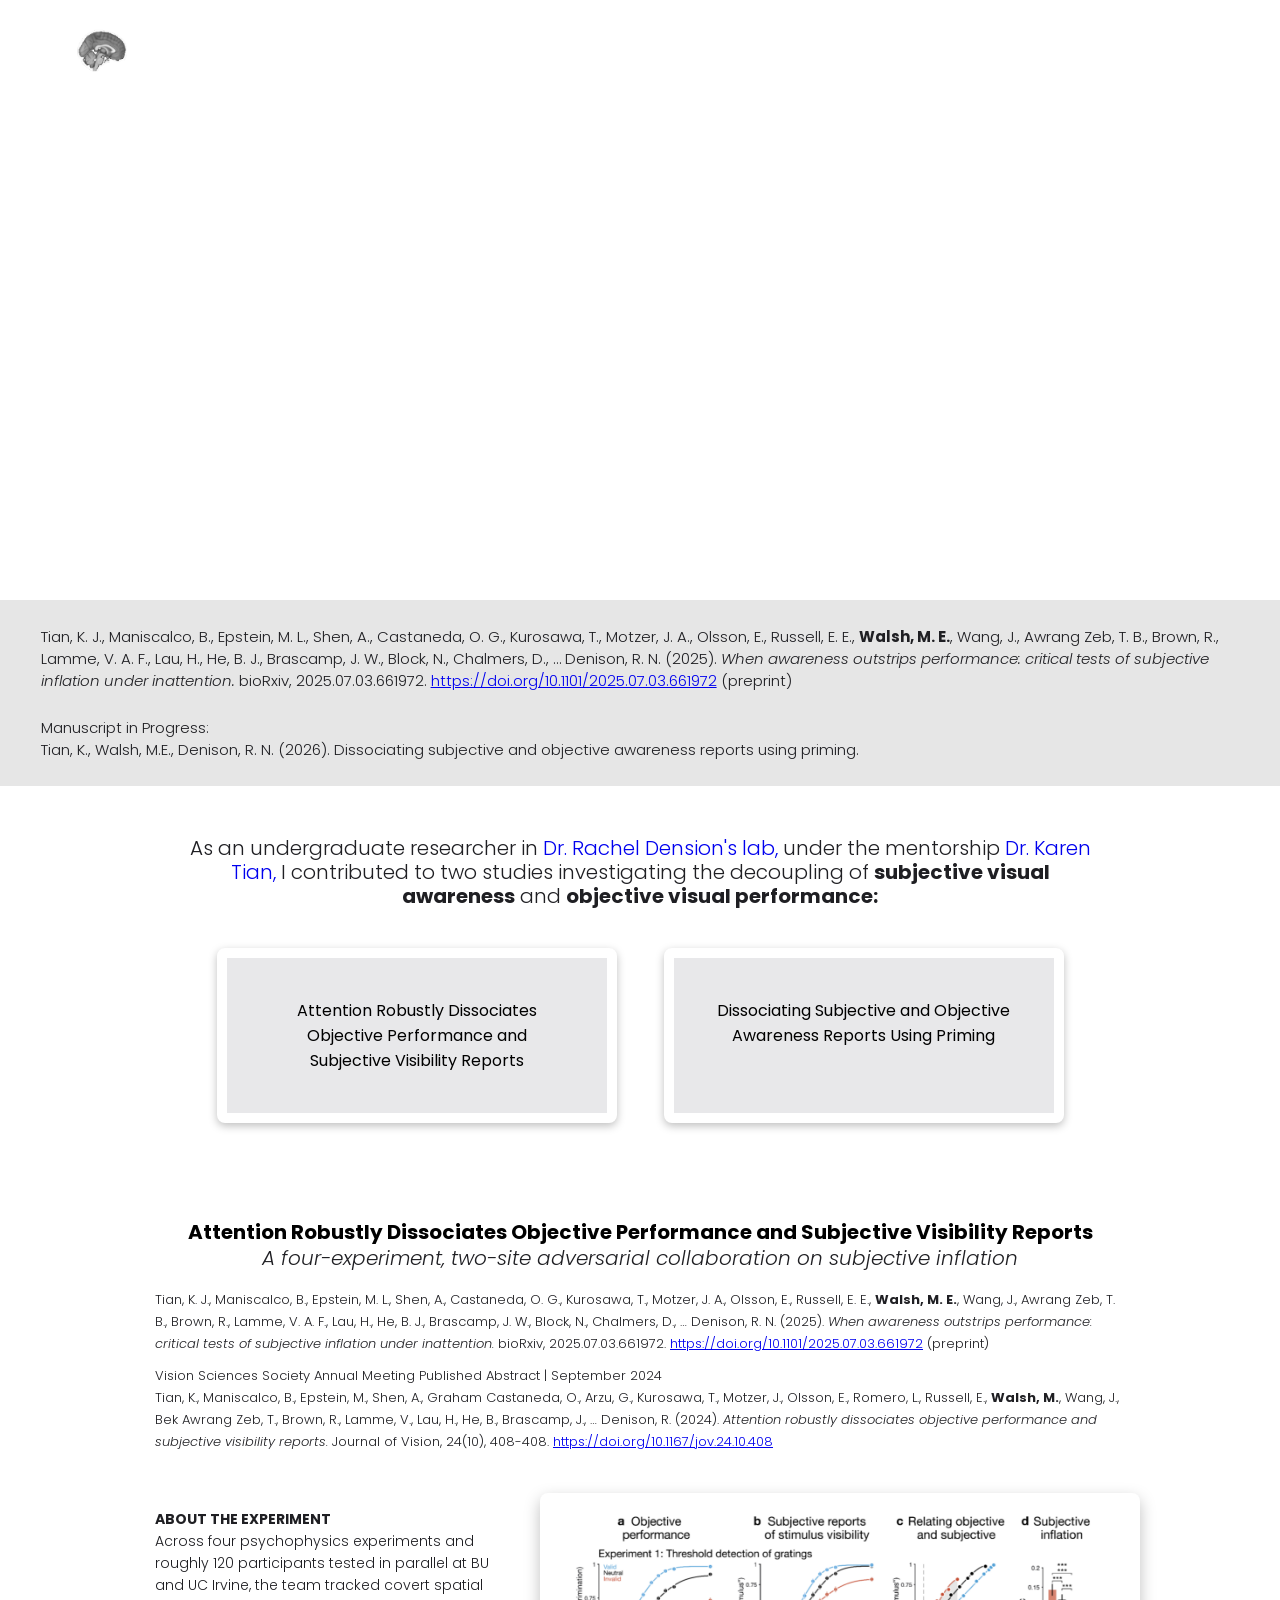
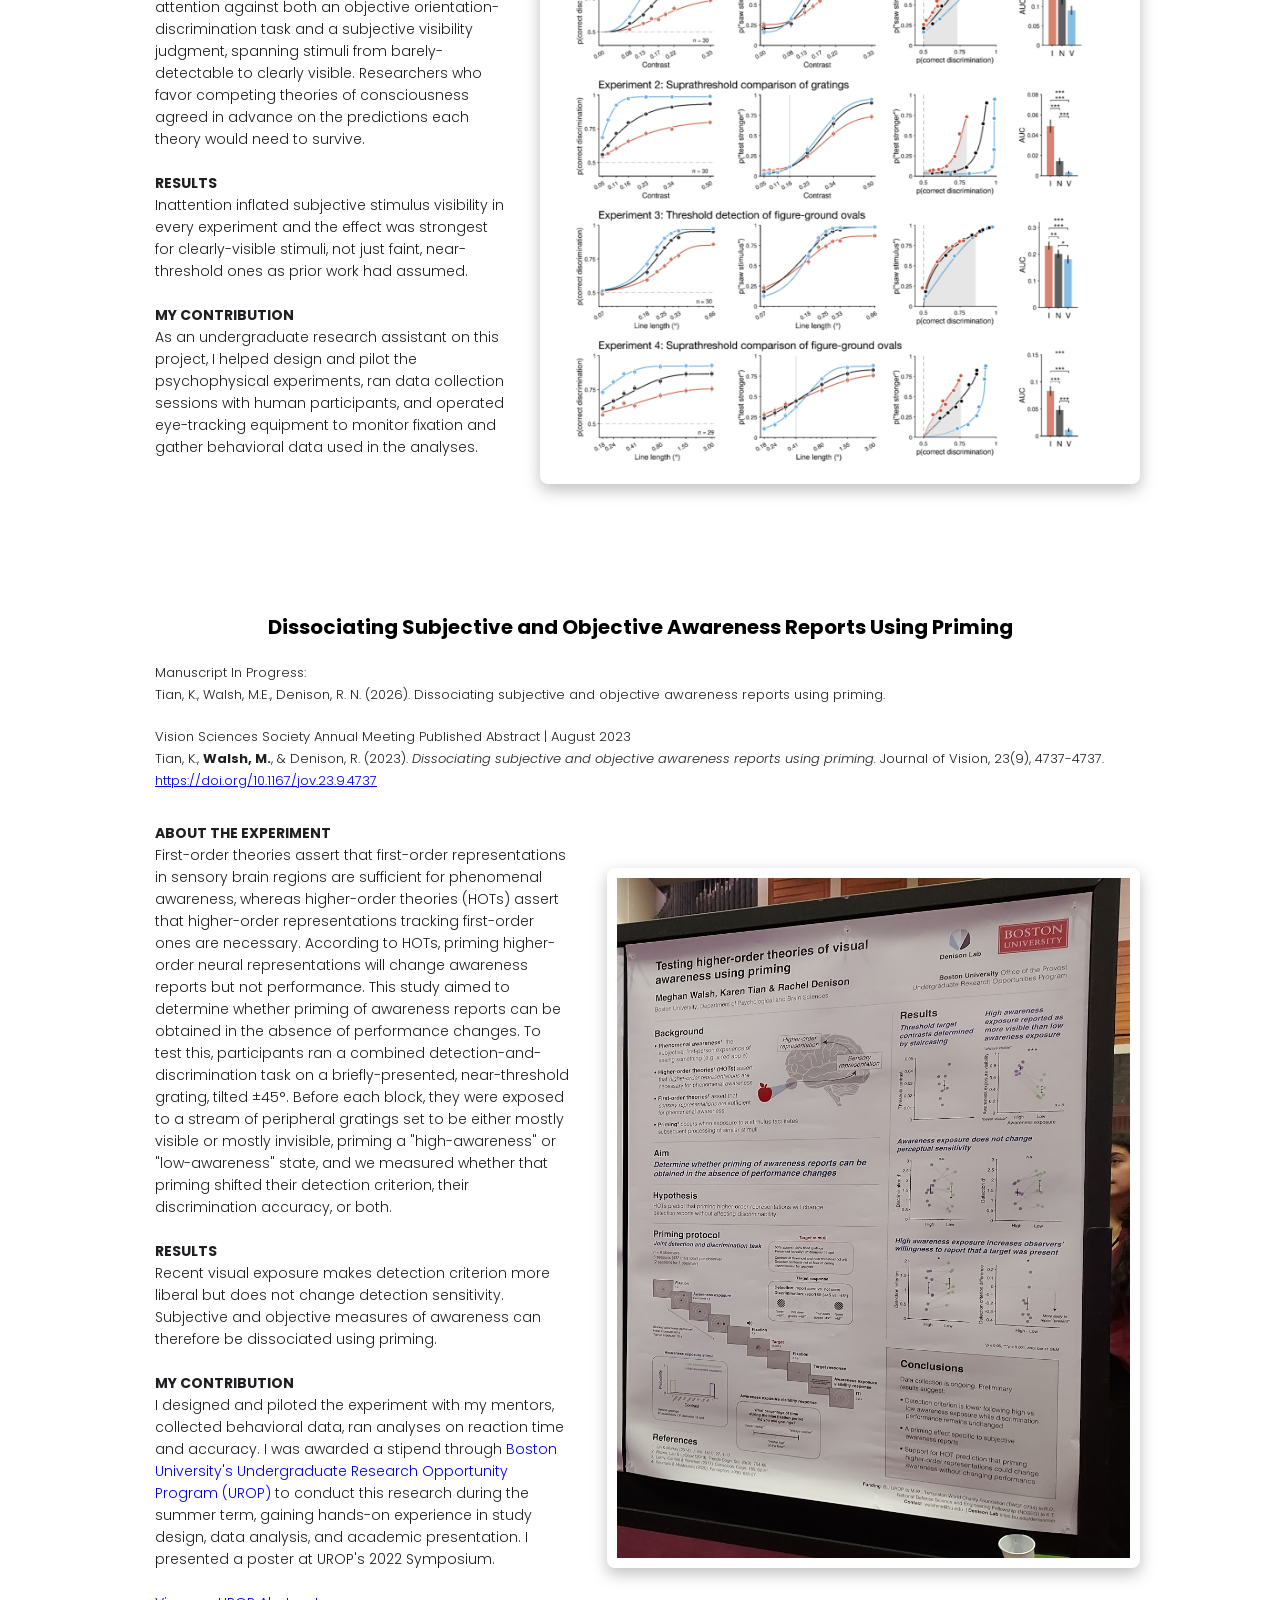
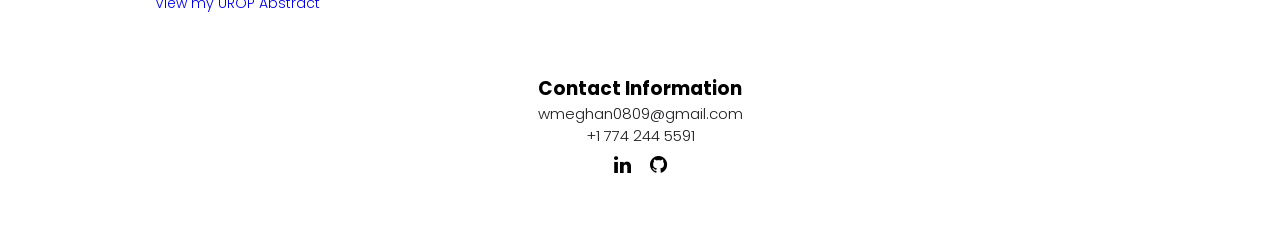
<file: undergraduate_research.html>
<!DOCTYPE html>
<html lang="en">
<head>
    <meta charset="UTF-8">
    <meta name="viewport" content="width=device-width, initial-scale=1.0">
    <title>Meghan Walsh | Portfolio</title>
    <link rel="icon" type="image/png" href="assets/logo.png">
    <link rel="stylesheet", href="style.css">
    <link rel="preconnect" href="https://fonts.googleapis.com">
<link rel="preconnect" href="https://fonts.gstatic.com" crossorigin>
<link href="https://fonts.googleapis.com/css2?family=Poppins:wght@200;300;400;500;600;700&display=swap" rel="stylesheet">
<link rel="stylesheet" href="https://stackpath.bootstrapcdn.com/font-awesome/4.7.0/css/font-awesome.min.css">
</head>
<body>
<!-------- Header ------->
<section class="undergrad-sub-header">
    <nav>
        <a href="index.html"><img src="assets/logo.png"></a>
        <div class="nav-links", id="navLinks">
            <i class="fa fa-times" onclick="hideMenu()"></i>
            <ul>
                <li><a href="index.html">HOME</a></li>
                <li><a href="intravolume_motion.html">fMRI MOTION CHARACTERIZATION</a></li>
                <li><a href="neurofeedback.html">fMRI NEUROFEEDBACK</a></li>
                <li><a href="undergraduate_research.html">UNDERGRADUATE RESEARCH</a></li>
                <li><a href="about.html">ABOUT ME</a></li>
            </ul>
        </div>
        <i class="fa fa-bars" onclick="showMenu()"></i>
    </nav> 
    <div class="text-box">
        <h1>Undergraduate Research</h1>
    </div>
</div>
</section>
<!---
<section class="graph">
    <iframe src="assets/plot_thr-25-percent.html" width="1300" height="800" style="border:none;"></iframe>
</section>
----->
<section class="publication">
    <p>Tian, K. J., Maniscalco, B., Epstein, M. L., Shen, A., Castaneda, O. G., Kurosawa, T., Motzer, J. A., Olsson, E., Russell, E. E., 
    <b>Walsh, M. E.</b>, Wang, J., Awrang Zeb, T. B., Brown, R., Lamme, V. A. F., Lau, H., He, B. J., Brascamp, J. W.,
    Block, N., Chalmers, D., … Denison, R. N. (2025). <i>When awareness outstrips performance: critical tests of subjective
    inflation under inattention.</i> bioRxiv, 2025.07.03.661972. <a href="https://doi.org/10.1101/2025.07.03.661972">https://doi.org/10.1101/2025.07.03.661972</a> 
    (preprint)
    </p>
    <br>
    <p>Manuscript in Progress:</p>
    <p>Tian, K., Walsh, M.E., Denison, R. N. (2026). Dissociating subjective and objective awareness reports using priming.</p>
</section>
<div class="ug-introduction">
    <p>
        As an undergraduate researcher in 
        <a 
                href="https://sites.bu.edu/denisonlab/" 
                target="_blank" 
                rel="noopener noreferrer">
                Dr. Rachel Dension's lab,
        </a> 
        under the mentorship 
        <a 
                href="https://www.karentian.com/" 
                target="_blank" 
                rel="noopener noreferrer">
                Dr. Karen Tian,
        </a>
        I contributed to two studies investigating the decoupling of <b>subjective visual awareness</b> and 
        <b>objective visual performance:</b>
    </p>
    <div class="project-names">
        <a 
            href="#ug-project1-link">
            Attention Robustly Dissociates Objective Performance and Subjective Visibility Reports
        
        </a>
        <a 
            href="#ug-project2-link">
            Dissociating Subjective and Objective Awareness Reports Using Priming
        </a>
    </div>
</div>
<div class="ug-project1">
    <h3 id="ug-project1-link">Attention Robustly Dissociates Objective Performance and Subjective Visibility Reports</h3>
    <p><i>A four-experiment, two-site adversarial collaboration on subjective inflation</i></p>
    <div class="proj1-row1">
        <p>Tian, K. J., Maniscalco, B., Epstein, M. L., Shen, A., Castaneda, O. G., Kurosawa, T., Motzer, J. A., Olsson, E., Russell, E. E., 
        <b>Walsh, M. E.</b>, Wang, J., Awrang Zeb, T. B., Brown, R., Lamme, V. A. F., Lau, H., He, B. J., Brascamp, J. W.,
        Block, N., Chalmers, D., … Denison, R. N. (2025). <i>When awareness outstrips performance: critical tests of subjective
        inflation under inattention.</i> bioRxiv, 2025.07.03.661972. <a href="https://doi.org/10.1101/2025.07.03.661972">https://doi.org/10.1101/2025.07.03.661972</a> 
        (preprint)
        </p>
        <p>
            Vision Sciences Society Annual Meeting Published Abstract | September 2024
            <br>
            Tian, K., Maniscalco, B., Epstein, M., Shen, A., Graham Castaneda, O., Arzu, G., Kurosawa, T., Motzer, J., Olsson, E.,
            Romero, L., Russell, E., <b>Walsh, M.</b>, Wang, J., Bek Awrang Zeb, T., Brown, R., Lamme, V., Lau, H., He, B., Brascamp, J.,
            … Denison, R. (2024). <i>Attention robustly dissociates objective performance and subjective visibility reports.</i> Journal of
            Vision, 24(10), 408-408. <a href="https://doi.org/10.1167/jov.24.10.408">https://doi.org/10.1167/jov.24.10.408</a>
        </p>
    </div>
    <div class="proj1-row2">
        <div class="proj1-text-box">
            <p>
                <b>ABOUT THE EXPERIMENT</b>
                <br>
                Across four psychophysics experiments and roughly 120 participants tested 
                in parallel at BU and UC Irvine, the team tracked covert spatial attention 
                against both an objective orientation-discrimination task and a subjective 
                visibility judgment, spanning stimuli from barely-detectable to clearly visible. 
                Researchers who favor competing theories of consciousness agreed in advance on the 
                predictions each theory would need to survive.
                <br><br>
                <b>RESULTS</b>
                <br>
                Inattention inflated subjective stimulus visibility in every experiment and the 
                effect was strongest for clearly-visible stimuli, not just faint, near-threshold 
                ones as prior work had assumed.
                <br><br>
                <b>MY CONTRIBUTION</b>
                <br>
                As an undergraduate research assistant on this project, I helped design and pilot 
                the psychophysical experiments, ran data collection sessions with human participants, 
                and operated eye-tracking equipment to monitor fixation and gather behavioral data used 
                in the analyses.
            </p>
        </div>
        <img src="assets/undergrad_page/proj1-graph.png">
    </div>
</div>
<div class="ug-project2">
    <h3 id="ug-project2-link">
        Dissociating Subjective and Objective Awareness Reports Using Priming
    </h3>
    <div class="proj2-row1">
        <div class="manuscript-in-progress">
            <p>
                Manuscript In Progress:
                <br>
                Tian, K., Walsh, M.E., Denison, R. N. (2026). Dissociating subjective and objective awareness reports using priming. 
            </p>
        </div>
        <p>
            Vision Sciences Society Annual Meeting Published Abstract | August 2023
            <br>
            Tian, K., <b>Walsh, M.</b>, & Denison, R. (2023). <i>Dissociating subjective and objective awareness reports using priming.</i>
            Journal of Vision, 23(9), 4737-4737. <a href="https://doi.org/10.1167/jov.23.9.4737">https://doi.org/10.1167/jov.23.9.4737</a>
        </p>
    </div>
    <div class="proj2-row2">
        <div class="proj2-text-box">
            <p>
                <b>ABOUT THE EXPERIMENT</b>
                <br>
                First-order theories assert that first-order representations in
                sensory brain regions are sufficient for phenomenal awareness, whereas higher-order theories
                (HOTs) assert that higher-order representations tracking first-order ones are necessary. 
                According to HOTs, priming higher-order neural representations will change awareness
                reports but not performance. This study aimed to determine whether priming of awareness
                reports can be obtained in the absence of performance changes. 
                To test this, participants ran a combined detection-and-discrimination task on a briefly-presented, 
                near-threshold grating, tilted ±45°. Before each block, they were exposed to a stream of peripheral 
                gratings set to be either mostly visible or mostly invisible, priming a "high-awareness" or 
                "low-awareness" state, and we measured whether that priming shifted their detection criterion, 
                their discrimination accuracy, or both.
                <br><br>
                <b>RESULTS</b>
                <br>
                Recent visual exposure makes detection criterion more liberal but does not change detection sensitivity. 
                Subjective and objective measures of awareness can therefore be dissociated using priming.
                <br><br>
                <b>MY CONTRIBUTION</b>
                <br>
                I designed and piloted the experiment with my mentors, collected behavioral data, 
                ran analyses on reaction time and accuracy. I was awarded a stipend through 
                <a 
                        href="https://www.bu.edu/urop/" 
                        target="_blank" 
                        rel="noopener noreferrer">
                        Boston University's Undergraduate Research Opportunity Program (UROP)
                </a>
                to conduct this research during the summer term, gaining hands-on 
                experience in study design, data analysis, and academic presentation.
                I presented a poster at UROP's 2022 Symposium.
                <br><br>
                <a 
                    href="documents/UROP_Abstract.pdf" 
                    target="_blank" 
                    rel="noopener noreferrer"
                    style="text-indent: 40px;">
                    View my UROP Abstract
                </a>
            </p>
        </div>
        <img src="assets/undergrad_page/poster.jpg">
    </div>
</div>
<!-------- Javascript for Mobile Toggle Menu ------->
<script>
    var navLinks = document.getElementById("navLinks")

    function showMenu(){
        navLinks.style.right = "0"
    }
    function hideMenu(){
        navLinks.style.right = "-200px"
    }
</script>
</body>
</html>
<!-------- Footer ------->
<section class="footer">
    <h3>Contact Information</h3>
    <p>wmeghan0809@gmail.com</p>
    <p></p>
    <p>+1 774 244 5591</p>
    <div class="footer-button-row">
        <a href="https://www.linkedin.com/in/meghan-walsh-359789260/" 
            target="_blank" 
            rel="noopener noreferrer" 
            class="hero-btn">
            <i class="fa fa-linkedin"></i></a>
        <a href="https://github.com/MeghanW23/" 
            target="_blank" 
            rel="noopener noreferrer" 
            class="hero-btn">
            <i class="fa fa-github"></i></a>
    </div>
</section>
</file>
<file: style.css>
*{
    margin: 0;
    padding: 0;
    font-family: 'Poppins', sans-serif;
    box-sizing: border-box;

}
h5 {
    font-weight: 300;
    font-size: 14px;
    text-align: center;
}
html {
  scroll-behavior: smooth;
}
.working-page{
    text-align: center;
    padding: 20px;
}
.working-page h3{
    font-size: 30px;
}
/*------ Home Page Header and Toggle Menu -----*/
.header{
    min-height: 120vh;
    width: 100%;
    background-image: linear-gradient(rgba(4, 9, 30, 0.832)),url(assets/home_page/home_background.png);
    background-position: center;
    background-size: cover;
    text-align: center;
    color: white;
    object-position: top;
}
nav {
    display: flex;
    padding: 2% 6%;
    justify-content: space-between;
    align-items: center;

    position: absolute;  /* add this */
    top: 0;              /* add this */
    width: 100%;         /* add this */
    box-sizing: border-box; /* add this so padding doesn't overflow */
}
nav img {
    width: 50px;   
    height: auto; 
}
.nav-links{
    flex: 1;
    text-align: right;
}
.nav-links ul li{
    list-style: none;
    display: inline-block;
    padding: 8px 12px;
    position: relative;
}

.nav-links ul li a{
    color: white;
    text-decoration: none;
    font-size: 16px;
}
.nav-links ul li::after{
    content: '';
    width: 0%;
    height: 2px;
    background:#959597;
    display: block;
    margin: auto;
    transition: 0.5s;
}
.nav-links ul li:hover::after{
    width: 100%;
}
.text-box{
    width: 90%;
    color: white;
    position: absolute;
    top: 50%;
    left: 50%;
    padding-top: 10%;
    transform: translate(-50%, -50%);
    text-align: center;
}
.text-box h1{
    font-size: 35px;
    font-weight: normal;
}
.text-box h2{
    font-size: 55px;
    font-weight: normal;
}
.text-box p{
    margin: auto;
    padding: 50px;
    font-size: 18px;
    color: white;
    display: flex;
    max-width: 1000px;
}
.hero-btn{
    display: inline-flex;
    align-items: center;
    justify-content: center;
    gap: 8px;
    
    text-decoration: none;
    color: white;
    border: 1px solid white;
    padding: 12px;
    font-size: 13px;
    background: transparent;
    position: relative;
    cursor: pointer;
    width: 130px;     
    height: 15px;    
    border-radius: 8px;  
}
.hero-btn:hover{
    border: 1px solid #959597;
    background: #959597;
    transition: 1s;
}
.button-row1 {
    display: flex;
    justify-content: center;
    gap: 30px;   /* spacing between buttons */
    flex-wrap: wrap;
}
.button-row1 a{
    padding: 20px;
}
nav .fa{
    display: none;
}
/* ------- Home Page: Ongoing Projects ------- */ 
.ongoing-projects{
    width: 80%;
    margin: auto;
    text-align: center;
    padding-top: 100px;

}
h1{
    font-size: 36px;
    font-weight: 600;
}
p{
    color: #1f1f23;
    font-size: 15px;
    font-weight: 300;
    line-height: 22px;
    padding-left: 15px;
    padding-right: 15px;
}
.row{
    margin-top: 5%;
    display: flex;
    justify-content: space-between;
}
.project-col{
    flex-basis: 48%;
    background: #d4d4d6;
    border-radius: 10px;
    margin-bottom: 30px;
    position: relative;
    overflow: hidden;
    justify-content: center;
    align-items: center;
    padding-bottom: 30px;
}
.project-col img {
    width: 90%;
    height: 300px;
    object-fit: cover;
    padding: 6px;
    background: white;
    border-radius: 8px;
    box-shadow: 0 6px 16px rgba(0, 0, 0, 0.25);
    display: block;
    margin: 15px auto;
}
.project-col h3{
    text-align: center;
    font-weight: 600;
    margin: 10px 0;
    font-size: 20px;
}
.project-col:hover{
    box-shadow: 0 0 20px 0px rgba(0, 0, 0, 0.4); 
}
@media(max-width: 700px) {
    .row{
        flex-direction: column;
    }
    .project-col h3{
        padding-left: 5px;
        padding-right: 5px;
    }
}
.layer{
    background: #d4d4d6;
}
/* ---- Home Page: Grants and awards */
.grants-and-awards{
    width: 80%;
    margin: auto;
    
    text-align: center;
    padding-top: 100px;
}

.grants-and-awards h3{
    text-align: left;
    padding-top: 25px;
    font-size: 20px;
    text-align: center;
}
.grants-and-awards .row {
    display: flex;
    justify-content: space-between;
    flex-wrap: wrap;
}
.award-col {
    flex-basis: 45%;
    border-radius: 10px;
    background: #d4d4d6;
    margin-bottom: 5%;
    text-align: left;
    padding: 15px;
    width: 100%;

    display: flex;
    flex-direction: column;
}
.award-col img {
  height: clamp(250px, 40vw, 300px);
  object-position: left;
}
.award-col:nth-child(1) img { object-position: center; }
.button-row3 img {
    object-position: top;
}
.award-content {
    display: flex;
    flex-direction: column;
    flex-grow: 1;
    text-align: center;
    padding-left: 40px;
    padding-right: 40px;
}
.award-col img {
    width: 90%;
    height: 300px;
    object-fit: cover;
    padding: 6px;
    background: white;
    border-radius: 8px;
    box-shadow: 0 6px 16px rgba(0, 0, 0, 0.25);
    display: block;
    margin: 15px auto;
}
.grants-and-awards p{
    font-size: 13px;
    font-weight: 300;
    text-align: left;
    padding-left: 0px;

}
.grants-and-awards .row {
    display: flex;
    flex-wrap: wrap;
    align-items: stretch;
    gap: 30px;
}
.button-row2 {
    margin-top: auto;
    display: flex;
    justify-content: center;
    gap: 15px;
    padding-top: 30px;
    padding-bottom: 15px;
}
.button-row2 .hero-btn {
    color: black;
    border: 1px solid black;
}
.button-row3 {
    margin-top: auto;
    display: flex;
    justify-content: center;
    gap: 15px;
    padding-top: 30px;
    padding-bottom: 15px;
}
.button-row3 .hero-btn {
    color: black;
    border: 1px solid black;
}
.button-row3 a{
    padding: 20px;
    width: 40%;
    border-radius: 8px;
}
.button-row4 {
    margin-top: auto;
    display: flex;
    justify-content: center;
    gap: 15px;
    padding-top: 30px;
    padding-bottom: 15px;
}
.button-row4 .hero-btn {
    color: black;
    border: 1px solid black;
}
.button-row5 {
    margin-top: auto;
    display: flex;
    justify-content: center;
    gap: 15px;
    padding-top: 30px;
    padding-bottom: 15px;
}
.button-row5 .hero-btn {
    color: black;
    border: 1px solid black;
}

@media(max-width: 700px){
    html, body {overflow-x: hidden;}
    .header{
        width: 100%;
    }
    .text-box h1{
        font-size: 30px;
    }
    .text-box{
        width: 100%;
    }
    .text-box h2{
        font-size: 25px;
    }
    .text-box p{
        padding-top: 3%;
    }
    .nav-links ul li {
        display: block;
    }
    .nav-links{
        position: absolute;
        background:#959597;
        height: 100vh;
        width: 200px;
        top: 0;
        right: -200px;
        text-align: left;
        z-index: 2;
        transition: 1s;
    }
    nav .fa{
        display: block;
        color: #fff;
        margin: 10px;
        font-size: 22px;
        cursor: pointer;
    }
    .nav-links ul{
        padding: 30px;
    }
    .text-box .button-row1 a{
        padding: 20px;
    }
    .ongoing-projects .row h3{
        font-size: 18px;
    }
    .grants-and-awards .row .award-col{
        padding: 0px;
        text-align: center;
    }
    .grants-and-awards .row .award-content{
        padding: 5px;
    }
    .grants-and-awards .row .award-content p{
        text-align: center;
    }
    .grants-and-awards .row .award-content .button-row3 a{
        padding: 20px;
        border-radius: 8px;
    }
}
/* ----- Home Page: Publications ----- */
.publications{
    width: 80%;
    margin: auto;
    text-align: center;
    padding-top: 50px;
}
.publications p{
    text-align: left;
}
.publications h1{
    padding-bottom: 30px;
}
.publication-col {
    background: #d4d4d6;
    border-radius: 10px;
    padding: 30px;
    margin-bottom: 40px;
    text-align: left;
    display: flex;
    flex-direction: column;
}
@media(max-width: 700px) {
  .publications {
    width: 95%;
    padding-left: 30px;
    padding-right: 30px;
  }
  .publication-col {
    padding: 20px;
  }
  .publications p {
    font-size: 13px;
    line-height: 1.6;
    word-break: break-word;   /* breaks long URLs/DOIs onto next line */
    overflow-wrap: break-word;
  }
}
/* ----- Across Page Footer ----- */
.footer{
    width: 50%;
    margin: auto;
    text-align: center;
    padding: 60px;
}
.footer-button-row {
    display: flex;
    justify-content: center;
    gap: 10px;
    padding-top: 5px;
}
.footer-button-row .hero-btn {
    color: black;
    width: 0%;
}
.footer-button-row .hero-btn:hover{
   border: 1px solid white;
   background: white;
}
.hero-btn .fa {
    font-size: 20px;
}
@media(max-width: 700px){
    .footer {
        width: 100%;
        padding: 30px;
    }
    .footer h3 {
        font-size: 15px;
    }
    .footer p {
        font-size: 12px;
    }
    .footer-button-row {
        justify-content: center;
    }
}
/* --- About Page Header ---- */
.sub-header{

    min-height: 600px; /* adjust to taste */
    height: auto;
    width: 100%;
    background-image: linear-gradient(rgba(4, 9, 30, 0.7)),url(assets/about_page/about_background.png);
    background-size: cover;
    text-align: center;
    color: white;
    object-position: top;

    display: flex;
    align-items: center;
    justify-content: center;
    position: relative;  /* so nav can be positioned inside it */

}
@media(max-width: 700px){
    .sub-header .text-box h1{
        font-size: 40px;
    }
}
/* --- About Page: Background ---- */
.section-one {
    padding-top: 100px;
    padding-left: 100px;
    padding-right: 100px;
    display: flex;
    align-items: flex-start;
    gap: 50px;
}
.section-one-text{
    width: 60%;
}
.section-one-text p{
    padding-bottom: 4%;
    font-size: clamp(15px, 1vw, 30px);
    
}
.section-one .hero-btn{
    border: 1px solid black;
    color: black;
    width: 50%;
    display: block;
    margin: auto;
    text-align: center;
}
.section-one h3{
    font-size: 30px;
    padding-bottom: 10px;
    padding-left: 15px;
}
.section-one img{
    width: 100%;
    height: auto;
    max-height: 450px;
    object-fit: cover;
    padding: 10px;
    background: white;
    border-radius: 8px;
    box-shadow: 0 8px 16px rgba(0, 0, 0, 0.25);
    margin-top: 8%;
}
.section-one img:hover{
    box-shadow: 0 16px 32px rgba(0, 0, 0, 0.25);
}
.section-one figcaption{
    color: black;
    text-align: center;
    font-size: 13px;
    padding-top: 1%;
}
.section-one a{
    text-decoration: none;
    text-align: center;
}
@media(max-width: 700px) {
    .section-one{
        flex-direction: column;
        gap: 10px;
        padding-top: 50px;
        padding-left: 20px;
        padding-right: 30px;
        padding-bottom: 60px;
    }
    .section-one p{
        padding-bottom: 5px;
    }
    
    .section-one-text{
        width: 100%;
    }
}
/* --- About Page: Current Work ---- */
.section-two {
    padding-top: 60px;
    padding-left: 100px;
    padding-right: 100px;
    display: flex;
    gap: 60px;
}
.section-two-text{
    width: 50%;
}
.section-two h3{
    font-size: 30px;
    padding-bottom: 10px;
    padding-left: 15px;
}
.section-two p{
    font-size: clamp(15px, 1vw, 30px);
    padding-bottom: 20px;
}
.section-two a{
    text-decoration: none;
}
.section-two-elements{
    width: 50%;
    display: flex;
    flex-direction: column;
    gap: 30px;
}
.section-two img {
    width: 100%;
    height: auto;
    min-height: 200px;
    max-height: 300px;
    object-fit: cover;
    padding: 10px;
    background: white;
    border-radius: 8px;
    box-shadow: 0 6px 16px rgba(0, 0, 0, 0.25);
}
.section-two img:hover{
    box-shadow: 0 16px 30px rgba(0, 0, 0, 0.25);
}
.section-two figcaption{
    color: black;
    text-align: center;
    font-size: 13px;
}
@media(max-width: 700px) {
    .section-two{
        flex-direction: column-reverse;
        gap: 10px;
        padding-left: 20px;
        padding-right: 30px;
    }
    .section-two-text{
        width: 100%;
    }
    .section-two-elements{
        width: 100%;
        display: flex;
        flex-direction: column;
        gap: 30px;
    }
}
/* --- About Page: Continuing Education ---- */
.section-three {
    padding-top: 60px;
    padding-left: 100px;
    padding-right: 100px;
    gap: 60px;
}
.section-three h3 {
    font-size: 30px;
    padding-bottom: 10px;
    padding-left: 15px;
}
.section-three p{
    font-size: clamp(15px, 1vw, 30px);
}
@media(max-width: 700px){
    .section-three{
        flex-direction: column;
        padding-left: 20px;
        padding-right: 30px;
    }
}
/* --- About Page: Future Directions ---- */
.section-four {
    padding-top: 60px;
    padding-left: 100px;
    padding-right: 100px;
    gap: 60px;
}
.section-four h3 {
    font-size: 30px;
    padding-bottom: 10px;
    padding-left: 15px;
}
.section-four p{
    font-size: clamp(15px, 1vw, 30px);
}
@media(max-width: 700px){
    .section-four{
        flex-direction: column;
        padding-left: 20px;
        padding-right: 30px;
    }
}
/* ------- Neurofeedback Page ------- */
.neurofeedback-sub-header{
    min-height: 600px; /* adjust to taste */
    height: auto;
    width: 100%;
    background-image: linear-gradient(rgba(4, 9, 30, 0.7)),url(assets/nfb_page/mri_photo.jpg);
    background-position: center;
    background-size: cover;
    text-align: center;
    color: white;
    object-position: top;

    display: flex;
    align-items: center;
    justify-content: center;
    position: relative;  /* so nav can be positioned inside it */

}
.neurofeedback-sub-header .text-box a{
    padding: 20px;
    width: 20%;
    margin-top: 2%;
}
/* ------- Neurofeedback Page: Introduction Section ------- */
.introduction-section{
    text-align: left;
    padding-left: 100px;
    padding-right: 100px;
    padding-top: 50px;
    max-width: 1300px;
    justify-content: center;
    align-items: center;
    margin: auto;
}
.introduction-section p{
    font-size: 18px;
}
.introduction-section ul {
    font-size: 15px;
}
.introduction-section a {
    text-decoration: none;
}
.warning-for-mobile{
    display: none;
    text-align: center;
    padding-top:40px;
}
/* ------- Neurofeedback Page: Introduction Section: Grants------- */
.introduction-section .grants {
    text-align: left;
    display: flex;
    padding-top: 50px;
    gap: 20px;
    padding-left: 50px;
    padding-right: 70px;

}
.introduction-section .hero-btn{
    border-radius: 8px;
}
.introduction-section .grants .samuels-grant a{
    color: black;
    border-color: black;
    padding: 15px;
    width: 60%;
    display: flex;
    margin: 35px auto;
}
.introduction-section .grants .interface-neuro .buttons{
    display: flex;
    flex-direction: column;
    margin-top: 20%;
    gap: 20px;
}
.introduction-section .grants .interface-neuro .buttons a{
    color: black;
    border-color: black;
    padding: 15px;
    width: 60%;
    display: flex;
    margin-left: auto;
    margin-right: auto;
}
.introduction-section .grants .ro1 .button a{
    color: black;
    border-color: black;
    padding: 15px;
    width: 60%;
    display: flex;
    margin: 30px auto;
}


.introduction-section .grants h5{
    text-align: center;    
    font-size: 18px;
    padding-top: 10px;
  
}
.introduction-section .grants p{
    font-size: 15px;
    text-align: center;
    
}
.introduction-section .grants .samuels-grant{
    width: 100%;
    background-color: #e8e8ea;
    padding: 15px;
    border-radius: 8px;
}
.introduction-section .grants .interface-neuro{
    width: 100%;
    background-color: #e8e8ea;
    padding: 15px;
    border-radius: 8px;
}
.introduction-section .grants .ro1{
    width: 100%;
    background-color: #e8e8ea;
    padding: 15px;
    border-radius: 8px;
}
.introduction-section .grants .ro1 p a{
    padding: 0px;
    margin: 0px;
}
@media(max-width: 700px){
    .neurofeedback-sub-header .text-box h1{
        font-size: 30px;
        padding-bottom: 5%;
    }
    .neurofeedback-sub-header .text-box a{
        width: 50%;
    }
    .introduction-section{
        padding-left: 20px;
        padding-right: 20px;
        text-align: center;
    }
    .introduction-section .grants {
        display: flex;
        flex-direction: column;
        padding-left: 10px;
        padding-right: 10px;
    }
}
/* ------- Neurofeedback Page: Project Features ------- */
.features{
    text-align: left;
    padding-left: 50px;
    padding-right: 50px;
    padding-top: 50px;
    width: 100%;
    margin: auto;
    max-width: 1300px;
}
.features h3{
    padding-bottom: 10px;
    font-size: 30px;
    text-align: center;
}
.features h5{
    font-size: 20px;
    text-align: center;
    padding-bottom: 20px;
}
.features a{
    text-decoration: none;
}
.features .attention-tasks{
    padding: 15px;
    align-items: flex-end;
    margin-top: 3%;
    margin-left: 4%;
    margin-right: 4%;
}
.features .attention-tasks figcaption{
    padding-top: 3%;
    margin-left: 5%;
    margin-right: 13%;
    font-size: 12px;
}
.features .attention-tasks h3{
    font-size: 20px;
}

.features .attention-tasks .attention-task-column{
    display: flex;
    padding: 15px;
    gap: 50px;
    align-items: flex-end;
}
.features .attention-tasks .attention-task-column .msit{
    background-color: #e8e8ea;
    padding-top: 15px;
    padding-bottom: 20px;
    padding-left: 40px;
    padding-right: 40px;
    border-radius: 8px;
}
.features .attention-tasks .attention-task-column .stop-signal{
    background-color: #e8e8ea;
    padding-top: 15px;
    padding-bottom: 20px;
    padding-left: 40px;
    padding-right: 40px;
    border-radius: 8px;
}
.features .attention-tasks .attention-task-column img {
    width: 90%;
    height: 300px;
    object-fit: cover;
    padding: 10px;
    background: white;
    border-radius: 15px;
    box-shadow: 0 6px 16px rgba(0, 0, 0, 0.25);
    display: block;
    margin-top: 2%;
}
.features .attention-tasks .attention-task-column p{
    padding: 5px;
}
.features .registration{
    padding: 15px;
    width: 95%;
    margin: auto;

}
.features .registration h3{
    font-size: 20px;
    margin-bottom: 1%;
}
.features .registration .options-container{    
    gap: 50px;    
    width: 100%;
    margin: auto;
}
.features .registration .options-container .registration-option-easyreg{
    width: 100%;
    display: flex;
    gap: 20px;
    padding: 30px;
    padding-bottom: 50px;
    background-color: #e8e8ea;
    border-radius: 8px;
    margin-bottom: 5%;
}
.features .registration .options-container .registration-option-easyreg p{
    padding: 10px;
    width: 40%;
    margin: auto;
}
.features .registration .options-container .registration-option-easyreg .easyreg-slideshow-container{
    width: 60%;
    padding: 10px;
    border-radius: 15px;
    box-shadow: 0 6px 16px rgba(0, 0, 0, 0.25);
    background-color: white;
}
.features .registration .options-container .registration-option-easyreg .easyreg-slideshow-container{
    max-width: 1000px;
    position: relative;
    margin: auto;
    padding: 10px;
    background-color: white;
    box-shadow: 0 6px 16px rgba(0, 0, 0, 0.25);
    border-radius: 8px;
    margin-top: 20px;
    width: 90%;
}
.features .registration .options-container .registration-option-easyreg .easyreg-slideshow-container p{
     display: None;
}
.features .registration .options-container .registration-option-easyreg .easyreg-slideshow-container .easyreg-slides {
  display: none;
}
.features .registration .options-container .registration-option-easyreg .easyreg-slideshow-container .easyreg-slides img{
    border-radius: 8px;
}
.features .registration .options-container .registration-option-easyreg .easyreg-slideshow-container .easyreg-slides .prev, .next {
  cursor: pointer;
  position: absolute;
  top: 50%;
  width: auto;
  margin-top: -22px;
  padding: 16px;
  color: rgb(0, 0, 0);
  font-weight: bold;
  font-size: 18px;
  transition: 0.6s ease;
  border-radius: 0 3px 3px 0;
  user-select: none;
}
.features .registration .options-container .registration-option-easyreg .easyreg-slideshow-container .prev,
.features .registration .options-container .registration-option-easyreg .easyreg-slideshow-container .next {
    cursor: pointer;
    position: absolute;
    top: 50%;
    transform: translateY(-50%);
    padding: 16px;
    color: black;
    font-weight: bold;
    font-size: 24px;
    user-select: none;
    z-index: 10;
}

.features .registration .options-container .registration-option-easyreg .easyreg-slideshow-container .prev {
    left: 10px;
}
.features .registration .options-container .registration-option-easyreg .easyreg-slideshow-container .next {
    right: 10px;
}
.features .registration .options-container .registration-option-easyreg .easyreg-slideshow-container .easyreg-slides .prev:hover 
.features .registration .options-container .registration-option-easyreg .easyreg-slideshow-container .easyreg-slides .next:hover {
  background-color: white;
}
.features .registration .options-container .registration-option-easyreg .easyreg-slideshow-container .easyreg-slides .numbertext {
  color: #000000;
  font-size: 15px;
  padding: 10px 14px;
  position: absolute;
  top: 10px;
  background-color: white;
  border-radius: 8px 0px;
}
.features .registration .options-container .registration-option-fnirt{
    width: 100%;
    display: flex;
    padding: 30px;
    padding-bottom: 50px;
    gap: 20px;
    background-color: #e8e8ea;
    border-radius: 8px;
    
}
.features .registration .options-container .registration-option-fnirt p{
    width: 40%;
    margin: auto;
}
.features .registration .options-container .registration-option-fnirt .fnirt-slideshow-container{
    width: 60%;
    padding: 10px;
    border-radius: 15px;
    box-shadow: 0 6px 16px rgba(0, 0, 0, 0.25);
    background-color: white;
}
.features .registration .options-container .registration-option-fnirt .fnirt-slideshow-container{
    max-width: 1000px;
    position: relative;
    margin: auto;
    padding: 10px;
    background-color: white;
    box-shadow: 0 6px 16px rgba(0, 0, 0, 0.25);
    border-radius: 8px;
    margin-top: 20px;
    width: 90%;
}
.features .registration .options-container .registration-option-fnirt .fnirt-slideshow-container p{
     display: None;
}
.features .registration .options-container .registration-option-fnirt .fnirt-slideshow-container .fnirt-slides {
  display: none;
}
.features .registration .options-container .registration-option-fnirt .fnirt-slideshow-container .fnirt-slides img{
    border-radius: 8px;
}
.features .registration .options-container .registration-option-fnirt .fnirt-slideshow-container .fnirt-slides .prev, .next {
  cursor: pointer;
  position: absolute;
  top: 50%;
  width: auto;
  margin-top: -22px;
  padding: 16px;
  color: rgb(0, 0, 0);
  font-weight: bold;
  font-size: 18px;
  transition: 0.6s ease;
  border-radius: 0 3px 3px 0;
  user-select: none;
}
.features .registration .options-container .registration-option-fnirt .fnirt-slideshow-container .prev,
.features .registration .options-container .registration-option-fnirt .fnirt-slideshow-container .next {
    cursor: pointer;
    position: absolute;
    top: 50%;
    transform: translateY(-50%);
    padding: 16px;
    color: black;
    font-weight: bold;
    font-size: 24px;
    user-select: none;
    z-index: 10;
}
.features .registration .options-container .registration-option-fnirt .fnirt-slideshow-container .prev {
    left: 10px;
}
.features .registration .options-container .registration-option-fnirt .fnirt-slideshow-container .next {
    right: 10px;
}
.features .registration .options-container .registration-option-fnirt .fnirt-slideshow-container .fnirt-slides .prev:hover 
.features .registration .options-container .registration-option-fnirt .fnirt-slideshow-container .fnirt-slides .next:hover {
  background-color: white;
}
.features .registration .options-container .registration-option-fnirt .fnirt-slideshow-container .fnirt-slides .numbertext {
  color: #000000;
  font-size: 15px;
  padding: 10px 14px;
  position: absolute;
  top: 10px;
  background-color: white;
  border-radius: 8px 0px;
}
.features .registration .masks{
    display: flex;
    flex-direction: row;
    gap: 60px;
    width: 100%;
    align-items: center;
}
.features .registration .masks p{
    text-align: center;
    padding: 15px;
    padding-bottom: 30px;
    font-size: 16px;
}
.features .registration .masks .acc{
    width: 50%;
    background-color: #e0e0e2;
    padding: 60px;
    border-radius: 8px;
    margin-top: 5%;
}
.features .registration .masks .acc iframe{
    width:100%;
    height: 400px;
    border-radius: 8px;
    box-shadow: 0 6px 16px rgba(0, 0, 0, 0.25);
    background-color: white;
}
.features .registration .masks .acc figcaption{
    font-size: 13px;
    padding-top: 20px;
    padding-left: 10px;
    padding-right: 10px;
}
.features .registration .masks .rifg{
    width: 50%;
    background-color: #e0e0e2;
    padding: 60px;
    border-radius: 8px;
    margin-top: 5%;
}
.features .registration .masks .rifg iframe{
    width: 100%;
    height: 400px;
    border-radius: 8px;
    box-shadow: 0 6px 16px rgba(0, 0, 0, 0.25);
    background-color: white;
}
.features .registration .masks .rifg figcaption{
    font-size: 13px;
    padding-top: 20px;
    padding-left: 15px;
    padding-right: 10px;
}
.features .localizer{
    padding-top: 15px;
    padding-left: 10px;
    padding-right: 10px;
    max-width: 1200px;
    justify-content: center;
    align-items: center;
    margin: auto;
    margin-top: 5%;

}
.features .localizer h3{
    font-size: 20px;
    text-align: center;
}
.features .localizer-slideshow-bg{
    background-color: #e8e8ea;
    border-radius: 8px;
    width: 100%;
    padding-top: 15px;
    padding-bottom: 45px;
    margin: auto;
}
.features .localizer .first-row{
    display: flex;
    background-color: #e8e8ea;
    border-radius: 8px;
    width: 100%;
    padding-top: 20px;
    padding-bottom: 30px;
    padding-left: 90px;
    padding-right: 90px;
    gap: 20px;
}
.features .localizer .first-row p{
    padding-top: 20px;
    padding-bottom: 50px;
    margin-top:6%;
    
}
.features .localizer .first-row img{
    padding: 15px;
    background-color: white;
    border-radius: 8px;
    box-shadow: 0 6px 16px rgba(0, 0, 0, 0.25);
    width: 65%;
    height: 40%;
}
.features .localizer-slideshow-bg .localizer-slideshow-container{
    position: relative;
    width: 95%;
    max-width: 1000px;
    margin: auto;
    padding: 10px;
    border-radius: 15px;
    background-color: white;
    box-shadow: 0 6px 16px rgba(0, 0, 0, 0.25);
}
.features .localizer-slideshow-bg .localizer-slideshow-container p{
     display: None;
}
.features .localizer-slideshow-bg .localizer-slideshow-container .local-slides {
  display: none;
}
.features .localizer-slideshow-bg .localizer-slideshow-container .local-slides img{
    border-radius: 8px;
}
.features .localizer-slideshow-bg .localizer-slideshow-container {
    position: relative;
}

.features .localizer-slideshow-bg .localizer-slideshow-container .prev,
.features .localizer-slideshow-bg .localizer-slideshow-container .next{
    position: absolute;
    top: 50%;
    transform: translateY(-50%);
    cursor: pointer;
    padding: 16px;
    font-size: 24px;
    font-weight: bold;
    color: black;
    z-index: 100;
}
.features .localizer-slideshow-bg .localizer-slideshow-container .prev {
    left: 10px;
}
.features .localizer-slideshow-bg .localizer-slideshow-container .next {
    right: 10px;
}
.features .localizer-slideshow-bg .localizer-slideshow-container .prev:hover{
    background-color: white;
    border-radius: 0px 8px  8px 0px;
}
.features .localizer-slideshow-bg .localizer-slideshow-container .next:hover{
    background-color: white;
    border-radius: 8px 0px 0px 8px;
}
.features .localizer-slideshow-bg .localizer-slideshow-container .local-slides .numbertext {
  color: #000000;
  font-size: 15px;
  padding: 10px 14px;
  position: absolute;
  top: 10px;
  background-color: white;
  border-radius: 8px 0px;
  opacity: 0.75;
}
.features .neurofeedback{
    padding: 15px;
    margin: auto;
    max-width: 1200px;
}
.features .neurofeedback p {
    padding-top: 10px;
    
}
.features .neurofeedback h3{
    padding-left: 15px;
    font-size: 20px;
    text-align: center;
    margin-top: 6%;    
}
.features .neurofeedback .nfb-slideshow-bg{
    background-color: #e0e0e2;
    padding: 20px;
    padding-bottom: 40px;
    border-radius: 8px;
    margin-top: 1%;
}
.features .neurofeedback .nfb-slideshow-container{
    max-width: 1000px;
    position: relative;
    margin: auto;
    padding: 10px;
    background-color: white;
    box-shadow: 0 6px 16px rgba(0, 0, 0, 0.25);
    margin-top: 20px;
    width: 90%;
    border-radius: 8px;
}
.features .neurofeedback .nfb-slideshow-container p{
     display: None;
}
.features .neurofeedback .nfb-slideshow-container .nfb-slides {
  display: none;
}
.features .neurofeedback .nfb-slideshow-container .nfb-slides img{
    border-radius: 8px;
}
.features .neurofeedback .nfb-slideshow-container .prev, .next {
  cursor: pointer;
  position: absolute;
  top: 50%;
  width: auto;
  margin-top: -22px;
  padding: 16px;
  color: rgb(0, 0, 0);
  font-weight: bold;
  font-size: 18px;
  transition: 0.6s ease;
  border-radius: 0 3px 3px 0;
  user-select: none;
}
.features .neurofeedback .nfb-slideshow-container .next {
  right: 0;
  border-radius: 3px 0 0 3px;
}
.features .neurofeedback .nfb-slideshow-container .prev:hover, .next:hover {
  background-color: white;
}
.features .neurofeedback .nfb-slideshow-container .numbertext {
  color: #000000;
  font-size: 15px;
  padding: 10px 14px;
  position: absolute;
  top: 10px;
  background-color: white;
  border-radius: 8px 0px;
}
.features .neurofeedback .nfb-slideshow-container .fade {
  animation-name: fade;
  animation-duration: 0.25s;
}
@keyframes fade {
  from {opacity: .4}
  to {opacity: 1}
}
.features .neurofeedback .video-game{
    margin: auto;
    padding: 40px;
    display: flex;
    gap: 15px;
    background-color: #e0e0e2;
    padding: 20px;
    border-radius: 8px;
    margin-top: 5%;
    margin-bottom: 5%;

}
.features .neurofeedback .video-game p{
    margin: auto;
}
.features .neurofeedback .video-game img{
    display: block; 
    margin: 20px auto 10px;
    padding: 10px;
    background-color: white;
    box-shadow: 0 6px 16px rgba(0, 0, 0, 0.25);
    border-radius: 8px;
}
.features .neurofeedback .graph{
    padding: 40px;
    display: flex;
    gap: 30px;
    border-radius: 8px;
    margin-top: 5%;
    margin-bottom: 5%;
    background-color: #e0e0e2;
}
.features .neurofeedback .graph p{
    width: 30%;
    margin: auto;
}
.features .neurofeedback .graph iframe{
    display: block;
    max-width: 1000px;
    padding: 15px;
    background-color: white;
    border-radius: 8px;
    box-shadow: 0 6px 16px rgba(0, 0, 0, 0.25);
    width: 70%;
}
@media(max-width: 700px){
    .warning-for-mobile{
        display: block;
        font-size: 20px;
    }
    .features{
        text-align: left;
        padding-left: 0px;
        padding-right: 0px;
        padding-top: 30px;
    }
    .features h5{
        font-size: 15px;
    }
    .features p {
        font-size: 12px;
    }
    .features .attention-tasks {
        display: flex;
        flex-direction: column;
        padding-left: 0px;
        padding-right: 0px;
        width: 90%;
    }
    .features .attention-tasks .attention-task-column{
        display: flex;
        flex-direction: column;
        padding-left: 0px;
        padding-right: 0px;
        
    }
    .features .registration{
        padding: 0px;
        margin: none;
    }
    .features .registration .options-container{
        display: flex;
        flex-direction: column;
        width: 100%;
        gap: 5px;
        margin: auto;
    }
    .features .registration .options-container .registration-option-easyreg{
        width: 100%;
        display: flex;
        flex-direction: column;
    }
    .features .registration .options-container .registration-option-easyreg p{
        width: 100%;
    }
    .features .registration .options-container .registration-option-easyreg .easyreg-slideshow-container{
        display: none;
    }
    .features .registration .options-container .registration-option-fnirt{
        width: 100%;
        display: flex;
        flex-direction: column;
    }
    .features .registration .options-container .registration-option-fnirt p{
        width: 100%;
    }
    .features .registration .options-container .registration-option-fnirt .fnirt-slideshow-container{
        display: none;
    }
    .features .registration .masks{
        display: flex;
        flex-direction: column;
        width: 100%;
        gap: 10px;
    }
    .features .registration .masks .acc {
        padding: 10px;
        padding-bottom: 15px;
        width: 100%;
    }
    .features .registration .masks .acc iframe{
        height: 300px;
    }
    .features .registration .masks .acc figcaption{
        font-size: 10px;
        text-align: center;
    }
    .features .registration .masks .rifg {
        padding: 10px;
        padding-bottom: 15px;
        width: 100%;
    }
    .features .registration .masks .rifg iframe{
        height: 300px;
    }
    .features .registration .masks .rifg figcaption{
        font-size: 10px;
        text-align: center;
    }
    .features .localizer .localizer-slideshow-bg {
        width: 100%;
        padding-bottom: 20px;
    }
    .features .localizer .localizer-slideshow-bg .first-row {
        display: flex;
        flex-direction: column;
        width: 100%;
        padding: 0px;

    }
    .features .localizer .localizer-slideshow-bg .first-row p{
        padding-bottom: 0px;
        padding-top: 0px;
    }
    .features .localizer .localizer-slideshow-bg .first-row img{
        padding: 5px;
        margin: auto;
        width: 90%;
    }
    .features .localizer .localizer-slideshow-bg .localizer-slideshow-container{
        display: none;
    }
    .features .neurofeedback {
        display: flex;
        flex-direction: column;
    }
    .features .neurofeedback .video-game{
        display: flex;
        flex-direction: column;
        margin-top: 7%;
    }
    .features .neurofeedback .video-game img{
        width: 90%;
    }
    .features .neurofeedback .graph {
        display: flex;
        flex-direction: column;
        padding: 0px;
        padding-bottom: 30px;
        padding-top: 10px;

    }
    .features .neurofeedback .graph p {
        width: 90%;
    }
    .features .neurofeedback .graph iframe {
        display: none;
    } 
}
.features .vnc-docker-row{
    display: flex;
    gap: 8%;
    max-width: 1300px;
    margin: auto;
    padding-left: 10px;
    padding-right: 10px;
}
.features .vnc-docker-row .vnc{
    width: 40%;
    margin-left: 7%;
}
.features .vnc-docker-row  .vnc h3{
    font-size: 20px;
    text-align: center;
}
.features .vnc-docker-row  .vnc .box{
    background-color: #e0e0e2;
    padding: 40px;
    padding-top: 60px;
    padding-bottom: 60px;
    border-radius: 8px;
}
.features .vnc-docker-row  .vnc .box .img_wrapper{
    padding: 20px;
    padding-top: 40px;
    
    border-radius: 8px;
    background-color: white;
    box-shadow: 0 6px 16px rgba(0, 0, 0, 0.25);
    margin: auto;
}
.features .vnc-docker-row  .vnc .box .img_wrapper img{
    margin: auto;
}
.features .vnc-docker-row .docker {
    width: 45%;
    margin-right:7%;
}
.features .vnc-docker-row .docker h3{
    font-size: 20px;
    text-align: center;
}
.features .vnc-docker-row .docker p{
    text-align: center;
}
.features .vnc-docker-row .docker .box{
    background-color: #e0e0e2;
    padding-top: 80px;
    padding-bottom: 90px;
    padding-left: 40px;
    padding-right: 40px;
    border-radius: 8px;
}
.features .vnc-docker-row .docker .box p{
    text-align: left;
    
}
.features .vnc-docker-row .docker .box .img_wrapper{
    margin-top: 5%;
    background-color: white;
    border-radius: 8px;
    box-shadow: 0 6px 16px rgba(0, 0, 0, 0.25);   
    padding: 15px;
}
.features .vnc-docker-row .docker .box .img_wrapper img{
    width: 100%;
    height: 275px;
}
@media(max-width: 700px){
    .features .vnc-docker-row{
        display: flex;
        flex-direction: column;
        
    }
    .features .vnc-docker-row .vnc{
        width: 90%;
        margin: auto;
    }
    .features .vnc-docker-row .vnc .box{
        padding: 5px;
        padding-top: 8%;
        padding-bottom: 8%;
    }
    .features .vnc-docker-row .vnc .box .img_wrapper{
        margin-top: 0%;
        padding: 5%;
    }
    .features .vnc-docker-row .vnc .box .img_wrapper img{
        width: 100%;
    }
    .features .vnc-docker-row .docker{
        margin-right: 0%;
        width: 90%;
        margin: auto;
    }
    .features .vnc-docker-row .docker .box{
        padding: 10px;
        padding-top: 20px;
        padding-bottom: 20px;
    }
    .features .vnc-docker-row .docker .box .img_wrapper{
        height: 300px;
        padding-top: 25px;
    }
     .features .vnc-docker-row .docker .box .img_wrapper img {
        height: 250px;
    }   
}
.features .gui{
    margin: auto;
    margin-top: 5%;
    max-width: 1100px;
    
}
.features .gui h3{
    font-size: 20px;
    text-align: center;
}
.features .gui .box{
    background-color: #e8e8ea;
    padding: 20px;
    border-radius: 8px;
    display: flex;
}
.features .gui .box p{
    width: 25%;
    margin: auto;
}
.features .gui .box .outer-wrapper{
    width: 75%;
    gap: 2%;
    display: flex;
}
.features .gui .box .outer-wrapper .figure-wrapper{
    padding: 10px;
    background-color: white;
    border-radius: 8px;
    box-shadow: 0 6px 16px rgba(0, 0, 0, 0.25);
}
@media(max-width: 700px){
    .features .gui{
        display: flex;
        flex-direction: column;
        margin-left: 2%;
        margin-right: 2%;
        margin-top: 5%;
    }
    .features .gui .box{
        display: flex;
        flex-direction: column;
    }
    .features .gui .box p{
        width: 100%;
    }
    .features .gui .box .outer-wrapper{
        display: flex;
        flex-direction: column;
        width: 100%;
        padding: 0px;
        gap: 12px;
        margin-top: 5%;
        margin-left: 0%;
        margin-right: 0%;
    }
    .features .gui .box .outer-wrapper .figure-wrapper{
        padding-left: 7px;
        padding-right: 1px;
        width: 95%;
        margin: auto;
    }
    .features .gui .box .outer-wrapper .figure-wrapper img{
        width: 95%;
        margin: auto;
        height: 300px;
    }
}
.features .samba{
    margin: auto;
    margin-top: 5%;
    max-width: 1100px;
    padding-left: 10px;
    padding-right: 10px;
}
.features .samba h3{
    font-size: 20px;
    text-align: center;
}
.features .samba .box {
    background-color: #e8e8ea;
    padding: 20px;
    border-radius: 8px;
    display: flex;
    gap: 15px;
}
.features .samba .box p{
    margin: auto;
}
.features .samba .box img{
    padding: 15px;
    background-color: white;
    border-radius: 8px;
    box-shadow: 0 6px 16px rgba(0, 0, 0, 0.25);
}
@media(max-width: 700px){
    .features .samba .box{
        display: flex;
        flex-direction: column;
    }
    .features .samba .box p{
        padding-top: 5px;
    }
    .features .samba .box img{
        height: 175px;
    }
}
/* ------- Neurofeedback Page: Project Overview ------- */
.project-overview{
    text-align: left;
    padding-left: 100px;
    padding-right: 100px;
    padding-top: 100px;
    margin: auto;
    max-width: 1100px;
}
.project-overview h3{
    padding-left: 14px;
    padding-bottom: 20px;
    font-size: 30px;
    text-align: center;
}
.project-overview ul {
    font-size: 15px;
}
.project-overview a {
    text-decoration: none;
}
@media(max-width: 700px){
    .project-overview{
        padding-left: 10px;
        padding-right: 0px;
    }
}
/* ------- Neurofeedback Page: Citations ------ */
.citations{
    padding-left: 15px;
    padding-right: 15px;
    padding-bottom: 30px;
    border: 1px solid black;
    margin-right: 25%;
    margin-left: 25%;
    margin-top: 15%;
    border-radius: 8px;
    word-wrap: break-word;
}
.citations h3{
    text-align: center;
    padding: 25px;
}
@media(max-width: 700px){
    .citations{
        margin-left: 5%;
        margin-right: 5%;
        margin-top: 10%;

    }   
}
/* ------- Motion Page ------- */
.motion-sub-header{
    min-height: 600px; /* adjust to taste */
    height: auto;
    width: 100%;
    background-image: linear-gradient(rgba(4, 9, 30, 0.7)),url(assets/motion_page/background.png);
    background-position: center;
    background-size: cover;
    text-align: center;
    color: white;
    object-position: top;

    display: flex;
    align-items: center;
    justify-content: center;
    position: relative;
}
.motion-sub-header .text-box h1{
    font-size: 35px;
}
.motion-sub-header .text-box a{
    margin-top: 1%;
    padding: 20px;
    width: 20%;
}
@media(max-width: 700px){
    .motion-sub-header .text-box h1{
        font-size: 40px;
    }
    .motion-sub-header .text-box a{
        margin-top: 5%;
        padding: 20px;
        width: 50%;
    }
}
/* ------- Motion Page: Introduction ------- */
.publication {
    background-color: rgb(230, 230, 230);
    width: 100%;
    padding: 2%;
}
.publication .title p{
    text-align: center;
    padding-bottom: 15px;
}
.motion-introduction {
    padding-left: 10%;
    padding-right: 10%;
    padding-top: 4%;
    padding-bottom: 3%;
}
.motion-introduction p{  
    font-size: 15px;
}
.motion-introduction .intro-paragraph p{
    width: 100%;
    padding-left: 0%;
    padding-right: 0%;
}
.motion-introduction .intro-paragraph a{
    text-decoration: none;
}
.motion-introduction .workflow-image{
    text-align: center;
}
.motion-introduction .workflow-image img{
    width: 60%;
    border-radius: 8px;
    border: 10px solid white;
    box-shadow: 0 3px 8px rgba(0, 0, 0, 0.4);
    margin-bottom: 1%;
    margin-left: 1%;
    align-items: center;
    float: right;
}
@media(max-width: 700px){
    .publication{
        width: 100%;
    }
    .publication .title p{
        text-align: left;
    }
    .publication p{
        padding-left: 10%;
        padding-right: 10%;
    }
    .motion-introduction .intro-paragraph p{
        width: 100%;
        padding-left: 2%;
        padding-right: 2%;
        margin-top: 5%;
    }
    .motion-introduction .workflow-image img{
        width: 100%;
        margin-bottom: 5%;
    }
}
/* ------- Motion Page: Section Buttons ------- */
.section-button-section{
    padding-left: 10%;
    padding-right: 10%;
    padding-top: 5%;
    padding-bottom: 5%;
    background-color: #cdcdd0;
}
.section-button-section h3{
    text-align: center;
    font-weight: normal;
}
.section-button-section .buttons{
    display: flex;
    justify-content: center;
    gap: 5%;
    padding: 2%;
}
.section-button-section .buttons h3{
    font-size: 24px;
}
.section-button-section .buttons a{
    width: 40%;
    text-decoration: none;
    color: black;
}
.section-button-section .buttons .motion-char-button{
    padding: 5%;
    border-radius: 8px;
    justify-content: center;
    padding-bottom: 20%;
    padding-top: 20%;
    color: white;
    background-image: linear-gradient(rgba(4, 9, 30, 0.7)), url("assets/motion_page/motion-char-button.png");
    background-position: center;
    background-size: cover;
    border: 10px solid white;
    box-shadow: 0 3px 8px rgba(0, 0, 0, 0.6);
}
.section-button-section .buttons .motion-corr-button{
    padding: 5%;
    border-radius: 8px;
    justify-content: center;
    padding-bottom: 20%;
    padding-top: 20%;
    color: white;
    background-image: linear-gradient(rgba(4, 9, 30, 0.7)), url("assets/motion_page/motion-corr-button.png");
    background-position: center;
    background-size: cover;
    border: 10px solid white;
    box-shadow: 0 3px 8px rgba(0, 0, 0, 0.6);
}
.section-button-section .buttons .motion-char-button:hover{
    box-shadow: 0 6px 16px rgba(0, 0, 0, 0.6);
}
.section-button-section .buttons .motion-corr-button:hover{
    box-shadow: 0 6px 16px rgba(0, 0, 0, 0.6);
}
@media(max-width: 700px){
    .section-button-section .buttons a{
        width: 100%;
        text-decoration: none;
        color: black;
    }
    .section-button-section .buttons{
        padding-top: 20px;
        flex-direction: column;
        gap: 20px;
        
    }
    .section-button-section .buttons h3{
        font-size: 23px;
    }
    .section-button-section .buttons .motion-char-button{
        width: 100%;
        padding: 12%;
        height: 150px;
    }
    .section-button-section .buttons .motion-corr-button{
        width: 100%;
        padding: 12%;
        height: 150px;
    }
}
/* ------- Motion Page: Motion Characterization ------- */
.motion-char{
    padding-left: 10%;
    padding-right: 10%;
    padding-top: 5%;
    padding-bottom: 3%;
}
.motion-char h3{
    text-align: center;
    padding-bottom: 1%;
    font-size: 30px;
    width: 100%;
}
/* ------- Motion Page: Motion Characterization - Ref Vol Selection ------- */
.motion-char .ref-vol-selection{
    padding-top: 2%;
}
.motion-char .ref-vol-selection h4{
    font-weight: normal;
    padding-bottom: 1%;
    font-size: 20px;
}
.motion-char .ref-vol-selection hr{
    margin-bottom: 2%;
}
.motion-char .ref-vol-selection p{
    font-size: 15px;
    color: black;
    padding: 0px;
    margin-top: -4%; /* adjust to taste */
    padding-left: 1%;
    padding-right: 1%;
}
.motion-char .ref-vol-selection .non-text-elements {
    float: right;
    margin: 0 0 10px 25px; /* space between image and text */
    display: flex;
    flex-direction: column;

}
.motion-char .ref-vol-selection .non-text-elements .py-image img{
    height: 500px;
    padding: 1%;
    box-shadow: 0 3px 8px rgba(0, 0, 0, 0.6);
    border-radius: 8px;
    padding-bottom: 2%;
    
}
.motion-char .ref-vol-selection .non-text-elements .py-button{
    margin: auto;
    padding: 3%;
    margin-top: -6%;

}
.motion-char .ref-vol-selection .non-text-elements .py-button a{
    color: black;
    border-color: white;
    background-color: white;
    box-shadow: 0 3px 8px rgba(0, 0, 0, 0.6);
    width: 100%;
    padding-top: 8%;
    padding-bottom: 8%;   
}
.motion-char .ref-vol-selection .non-text-elements:hover .py-image img{
    box-shadow: 0 6px 16px rgba(0, 0, 0, 0.6);
}
.motion-char .ref-vol-selection .non-text-elements:hover .py-button a{
    box-shadow: 0 6px 16px rgba(0, 0, 0, 0.6);
}
@media(max-width: 700px){
    .motion-char .ref-vol-selection .non-text-elements{
        width: 100%;
    }
    .motion-char .ref-vol-selection .non-text-elements .py-image img{
        width: 100%;
        height: 50%;
    }
}
/* ------- Motion Page: Motion Characterization - Registration Procedure ------- */
.motion-char .registration-procedure {
    padding-top: 4%;
}
.motion-char .registration-procedure h4{
    font-weight: normal;
    padding-bottom: 1%;
    font-size: 20px;
}
.motion-char .registration-procedure hr{
    margin-bottom: 2%;
}
.motion-char .registration-procedure .reg-button-box{
    text-align: center;
}
.motion-char .registration-procedure .reg-button-box a{
    color: black;
    background-color: #f1f1f1;
    border-color: #f1f1f1;
    width: 30%;
    padding-top: 2%;
    padding-bottom: 2%;
    margin-left: 1%;
    margin-right: 1%;
    box-shadow: 0 3px 8px rgba(0, 0, 0, 0.5);
}
.motion-char .registration-procedure .reg-button-box a:hover{
    border: 1px solid #959597;
    background: #959597;
    transition: 1s;
}
.motion-char .registration-procedure .reg-text-box{
    align-items: center;
    margin-top: 3%;
}
.motion-char .registration-procedure .reg-text-box p{
    font-size: 15px;
    padding-left: 1%;
    padding-right: 1%;
}
.motion-char .registration-procedure .reg-text-box a{
    text-decoration: none;
}
.motion-char .registration-procedure .reg-text-box iframe{
    width: 70%;
    height: 650px;
    float: right;
    box-shadow: 0 3px 8px rgba(0, 0, 0, 0.6);
    border-radius: 8px;
    margin-left: 2%;
}
@media(max-width: 700px){
    .motion-char .registration-procedure .reg-button-box {
        display: flex;
        flex-direction: column;
    }
    .motion-char .registration-procedure .reg-button-box a{
        justify-content: left;
        width: 100%;
        padding: 5%;
        margin-left: 0%;
        margin-bottom: 3%;
        margin-top: 3%;
    }
    .motion-char .registration-procedure .reg-text-box iframe{
        display: none;
    }
}
/* ------- Motion Page: Motion Characterization - Thresholding ------- */
.motion-char .thresholding {
    padding-top: 4%;
}
.motion-char .thresholding h4{
    font-weight: normal;
    padding-bottom: 1%;
    font-size: 20px;
}
.motion-char .thresholding p{
    margin-top: 2%;
}
.motion-char .thresholding a{
    text-decoration: none;
}
.motion-char .thresholding .thresholding-non-text{
    display: flex;
    flex-direction: column;   /* image on top, button below */
    width: 55%;
    float: right;
    margin-top: 2%;
    margin-left: 2%;
    margin-right: 5%;
}
.motion-char .thresholding .thresholding-non-text img{
    width: 100%;
    box-shadow: 0 3px 8px rgba(0, 0, 0, 0.6);
    border-radius: 8px;
    padding-bottom: 2%;
}
.motion-char .thresholding .thresholding-non-text .thresholding-button{
    display: flex;
    justify-content: center;
    width: 100%;
}
.motion-char .thresholding .thresholding-non-text .thresholding-button a{
    color: black;
    background-color: white;
    box-shadow: 0 3px 8px rgba(0, 0, 0, 0.6);
    padding-top: 3%;
    padding-bottom: 3%;
    width: 50%;
    margin-top: -3%;
}
.motion-char .thresholding .thresholding-non-text:hover img{
    box-shadow: 0 8px 16px rgba(0, 0, 0, 0.6);
}
.motion-char .thresholding .thresholding-non-text:hover .thresholding-button a{
    box-shadow: 0 8px 16px rgba(0, 0, 0, 0.6);
    transition: 0s;
    border-color: white;
}
@media(max-width: 700px){
    .motion-char .thresholding .thresholding-non-text{
        width: 100%;
        margin: auto;
        padding-top: 5%;
        padding-bottom: 5%;
    }
    .motion-char .thresholding .thresholding-non-text .thresholding-button a{
        width: 80%;
        padding-top: 5%;
        padding-bottom: 5%;
    }
    .motion-char .thresholding p{
        width: 100%;
        padding-left: 1%;
        padding-right: 0%;
    }
}
/* ------- Motion Page: Motion Correction ------- */
.motion-corr {
    margin-top: 5%;
    display: flex;
    flex-direction: column;
}
.motion-corr h3{
    text-align: center;
    padding-bottom: 1%;
    font-size: 30px;
    width: 100%;
}
.motion-corr img{
    width: 70%;
    padding: 1%;
    box-shadow: 0 3px 8px rgba(0, 0, 0, 0.6);
    border-radius: 8px;
    margin: auto;
    margin-bottom: 2%;
}
.motion-corr .motion-corr-text p{
    padding-left: 10%;
    padding-right: 10%;
}
.motion-corr .motion-corr-citations{
    border-radius: 8px;
    width: 60%;
    margin: auto;
    margin-top: 5%;
    border: 1px solid black;
    padding: 2%;
   
}
.motion-corr .motion-corr-citations h5{
    font-size: 20px;
    margin-bottom: 4%;
    margin-top: 1%;
}
.motion-corr .motion-corr-citations p{
    margin: auto;
    padding-bottom: 2%;
}
@media(max-width: 700px){
    .motion-corr img{
        width: 95%;
        margin-bottom: 5%;
    }
    .motion-corr .motion-corr-citations{
        width: 95%;
    }
    .motion-corr .motion-corr-citations p{
        font-size: 12px;
        padding-bottom: 5%;
        overflow-wrap: break-word;
    }
}
/* ------- Undergraduate Page ------- */
.undergrad-sub-header{
    min-height: 600px; /* adjust to taste */
    height: auto;
    width: 100%;
    background-image: linear-gradient(rgba(4, 9, 30, 0.6)),url(assets/undergrad_page/undergraduate_bg.png);
    background-position: center;
    text-align: center;
    color: white;
    object-position: top;

    display: flex;
    align-items: center;
    justify-content: center;
    position: relative;  /* so nav can be positioned inside it */

}
.undergrad-sub-header .text-box h1{
    font-size: 50px;
}
.undergrad-sub-header .text-box a{
    margin-top: 1%;
    padding: 20px;
    width: 20%;
}
@media(max-width: 700px){
    .undergrad-sub-header .text-box h1{
        font-size: 40px;
    }
    .undergrad-sub-header .text-box a{
        margin-top: 5%;
        padding: 20px;
        width: 50%;
    }
}
/* ------- Undergraduate Page: Introduction ------- */
.ug-introduction{
    max-width: 1000px;
    margin: auto;
    padding: 30px;
    padding-top: 50px;
}
.ug-introduction a{
    text-decoration: none;
}
.ug-introduction p{
    text-align: center;
    font-size: 20px;
    line-height: 1.2; 
}
.ug-introduction .project-names{
    display: flex;
    padding-top: 40px;
    display: flex;
    gap: 5%;
    justify-content: center;
}
.ug-introduction .project-names a{
    text-align: center;
    background-color: #e8e8ea;;
    padding: 40px;
    max-width: 400px;
    border-radius: 8px;
    border: 10px solid white;
    box-shadow: 0 3px 8px rgba(0, 0, 0, 0.25);
    color: black;
}
.ug-introduction .project-names a:hover{
    box-shadow: 0 6px 16px rgba(0, 0, 0, 0.25);
}
@media(max-width: 700px){
    .ug-introduction .project-names{
        display: flex;
        flex-direction: column;
        gap: 20px;
    }
}
/* ------- Undergraduate Page: Project One ------- */
.ug-project1{
    text-align: center;
    max-width: 1000px;
    margin: auto;
    margin-top: 5%;
}
.ug-project1 h3{
    font-size: 20px;
}
.ug-project1 p{
    font-size: 20px;
    padding-bottom: 10px;
}
.ug-project1 .proj1-row1 {
    padding-top: 10px;
    margin: auto;
}
.ug-project1 .proj1-row1 p{
    text-align: left;
    font-size: 13px;

}
.ug-project1 .proj1-row2{
    display: flex;
    margin-top: 3%;
    gap: 20px;
}
.ug-project1 .proj1-row2 .proj1-text-box{
    margin: auto;
}
.ug-project1 .proj1-row2 .proj1-text-box p{
    font-size: 14px;
    text-align: left;
    
}
.ug-project1 .proj1-row2 img{
    max-width: 600px;
    background-color: white;
    padding: 10px;
    box-shadow: 0 6px 16px rgba(0, 0, 0, 0.25);
    border-radius: 8px;
}
@media(max-width: 700px) {
    .ug-project1 p{
        padding-top: 10px;
        padding-left: 10px;
        padding-right: 10px;
        font-size: 17px;
    }
    .ug-project1 .proj1-row1 p{
        margin: auto;
        font-size: 12px;
        padding-right: 20px;
        padding-left: 25px;
    }
    .ug-project1 .proj1-row2{
        display: flex;
        flex-direction: column;
        padding-left: 15px;
        padding-right: 15px;
    }
}
/* ------- Undergraduate Page: Project Two ------- */
.ug-project2{
    text-align: center;
    max-width: 1000px;
    margin: auto;
    margin-top: 10%;
}
.ug-project2 h3{
    font-size: 20px;
}
.ug-project2 p{
    font-size: 20px;
}
.ug-project2 .proj2-row1 {
    padding-top: 10px;
    margin: auto;
    
}
.ug-project2 .proj2-row1 p{
    text-align: left;
    font-size: 13px;
    justify-content: center;

}
.ug-project2 .proj2-row1 .manuscript-in-progress{
    padding-bottom: 1%;
    padding-top: 1%;
    margin-bottom: 1%;
}
.ug-project2 .proj2-row2{
    display: flex;
    margin-top: 3%;
    gap: 20px;
}
.ug-project2 .proj2-row2 .proj2-text-box{
    margin: auto;
}
.ug-project2 .proj2-row2 .proj2-text-box p{
    font-size: 14px;
    text-align: left;
}
.ug-project2 .proj2-row2 .proj2-text-box a{
    text-decoration: none;
}
.ug-project2 .proj2-row2 img{
    width: 60%;
    height: 700px;
    background-color: white;
    padding: 10px;
    box-shadow: 0 6px 16px rgba(0, 0, 0, 0.25);
    border-radius: 8px;
    margin: auto;
}
@media(max-width: 700px) {
    .ug-project2{
        padding-left: 10px;
        padding-right: 10px;
        padding-top: 10px;
        display: flex;
        flex-direction: column;
    }
    .ug-project2 .proj2-row1 p{
        font-size: 13px;
        text-align: left;
    }
    .ug-project2 .proj2-row2{
        display: flex;
        flex-direction: column;
    }
    .ug-project2 .proj2-row2 img{
        width: 100%;
    }
}
@media (max-width: 800px) {
    nav {
        position: relative;
        z-index: 1000;
    }
    .header nav,
    .sub-header nav,
    .motion-sub-header nav,
    .neurofeedback-sub-header nav,
    .undergrad-sub-header nav {
        position: absolute;
        top: 0;
        left: 1;
        width: 100%;
        display: flex;
        justify-content: space-between;
        align-items: center;
        box-sizing: border-box;
        padding: 2% 6%;
    }

    .nav-links {
        position: fixed;
        top: 0;
        right: -200px;
        width: 200px;
        height: 100vh;
        height: 100dvh;
        z-index: 9999;
        background: #959597;
        transition: right 0.3s ease;
    }

    .nav-links ul li {
        display: block;
        padding-left: 1%;
    }

    .nav-links .fa-times {
        display: block;
    }

    nav .fa-bars {
        display: block;
    }
}
</file>
